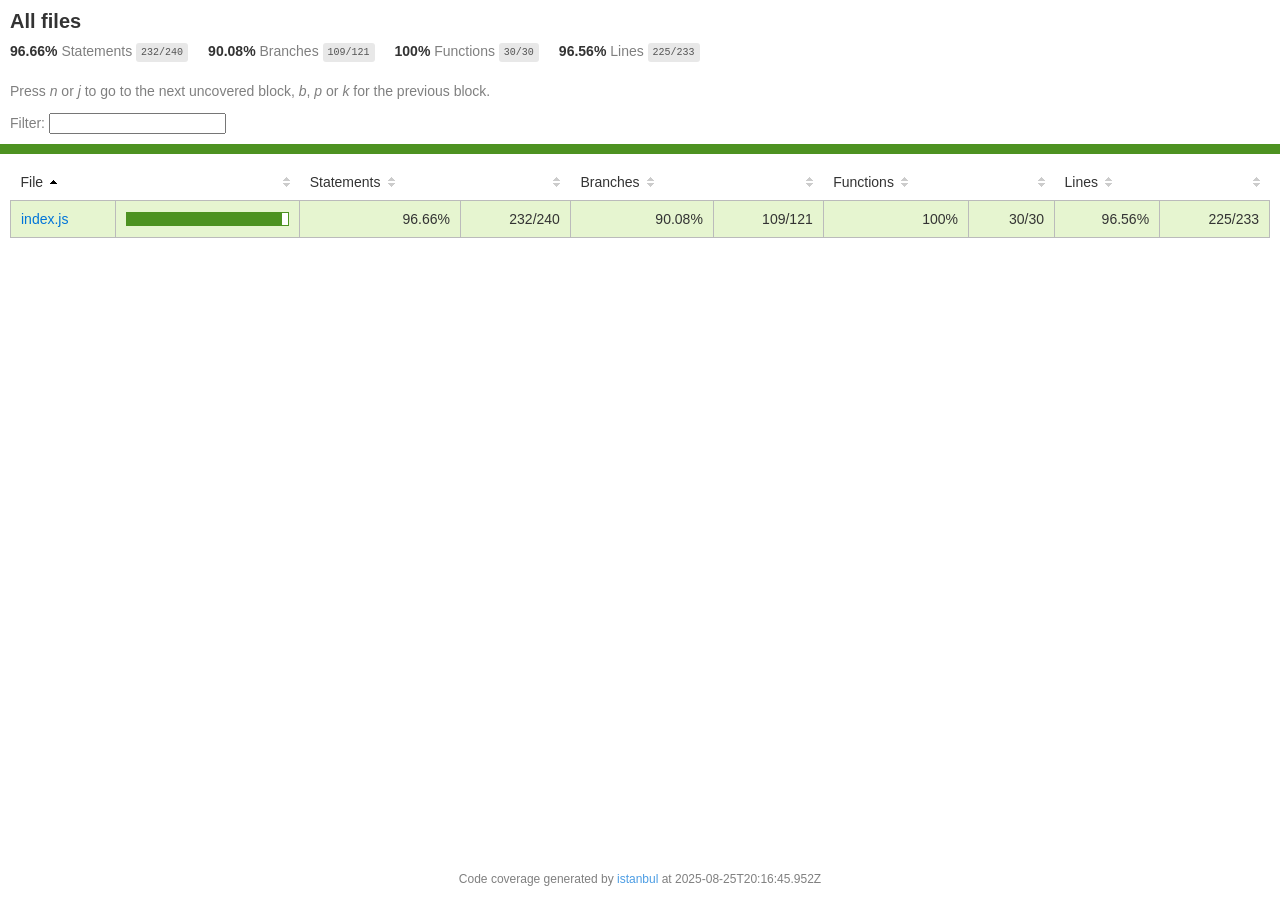
<file: node_modules/kareem/coverage/lcov-report/index.html>
<!doctype html>
<html lang="en">

<head>
    <title>Code coverage report for All files</title>
    <meta charset="utf-8" />
    <link rel="stylesheet" href="prettify.css" />
    <link rel="stylesheet" href="base.css" />
    <link rel="shortcut icon" type="image/x-icon" href="favicon.png" />
    <meta name="viewport" content="width=device-width, initial-scale=1" />
    <style type='text/css'>
        .coverage-summary .sorter {
            background-image: url(sort-arrow-sprite.png);
        }
    </style>
</head>
    
<body>
<div class='wrapper'>
    <div class='pad1'>
        <h1>All files</h1>
        <div class='clearfix'>
            
            <div class='fl pad1y space-right2'>
                <span class="strong">96.66% </span>
                <span class="quiet">Statements</span>
                <span class='fraction'>232/240</span>
            </div>
        
            
            <div class='fl pad1y space-right2'>
                <span class="strong">90.08% </span>
                <span class="quiet">Branches</span>
                <span class='fraction'>109/121</span>
            </div>
        
            
            <div class='fl pad1y space-right2'>
                <span class="strong">100% </span>
                <span class="quiet">Functions</span>
                <span class='fraction'>30/30</span>
            </div>
        
            
            <div class='fl pad1y space-right2'>
                <span class="strong">96.56% </span>
                <span class="quiet">Lines</span>
                <span class='fraction'>225/233</span>
            </div>
        
            
        </div>
        <p class="quiet">
            Press <em>n</em> or <em>j</em> to go to the next uncovered block, <em>b</em>, <em>p</em> or <em>k</em> for the previous block.
        </p>
        <template id="filterTemplate">
            <div class="quiet">
                Filter:
                <input type="search" id="fileSearch">
            </div>
        </template>
    </div>
    <div class='status-line high'></div>
    <div class="pad1">
<table class="coverage-summary">
<thead>
<tr>
   <th data-col="file" data-fmt="html" data-html="true" class="file">File</th>
   <th data-col="pic" data-type="number" data-fmt="html" data-html="true" class="pic"></th>
   <th data-col="statements" data-type="number" data-fmt="pct" class="pct">Statements</th>
   <th data-col="statements_raw" data-type="number" data-fmt="html" class="abs"></th>
   <th data-col="branches" data-type="number" data-fmt="pct" class="pct">Branches</th>
   <th data-col="branches_raw" data-type="number" data-fmt="html" class="abs"></th>
   <th data-col="functions" data-type="number" data-fmt="pct" class="pct">Functions</th>
   <th data-col="functions_raw" data-type="number" data-fmt="html" class="abs"></th>
   <th data-col="lines" data-type="number" data-fmt="pct" class="pct">Lines</th>
   <th data-col="lines_raw" data-type="number" data-fmt="html" class="abs"></th>
</tr>
</thead>
<tbody><tr>
	<td class="file high" data-value="index.js"><a href="index.js.html">index.js</a></td>
	<td data-value="96.66" class="pic high">
	<div class="chart"><div class="cover-fill" style="width: 96%"></div><div class="cover-empty" style="width: 4%"></div></div>
	</td>
	<td data-value="96.66" class="pct high">96.66%</td>
	<td data-value="240" class="abs high">232/240</td>
	<td data-value="90.08" class="pct high">90.08%</td>
	<td data-value="121" class="abs high">109/121</td>
	<td data-value="100" class="pct high">100%</td>
	<td data-value="30" class="abs high">30/30</td>
	<td data-value="96.56" class="pct high">96.56%</td>
	<td data-value="233" class="abs high">225/233</td>
	</tr>

</tbody>
</table>
</div>
                <div class='push'></div><!-- for sticky footer -->
            </div><!-- /wrapper -->
            <div class='footer quiet pad2 space-top1 center small'>
                Code coverage generated by
                <a href="https://istanbul.js.org/" target="_blank" rel="noopener noreferrer">istanbul</a>
                at 2025-08-25T20:16:45.952Z
            </div>
        <script src="prettify.js"></script>
        <script>
            window.onload = function () {
                prettyPrint();
            };
        </script>
        <script src="sorter.js"></script>
        <script src="block-navigation.js"></script>
    </body>
</html>
</file>
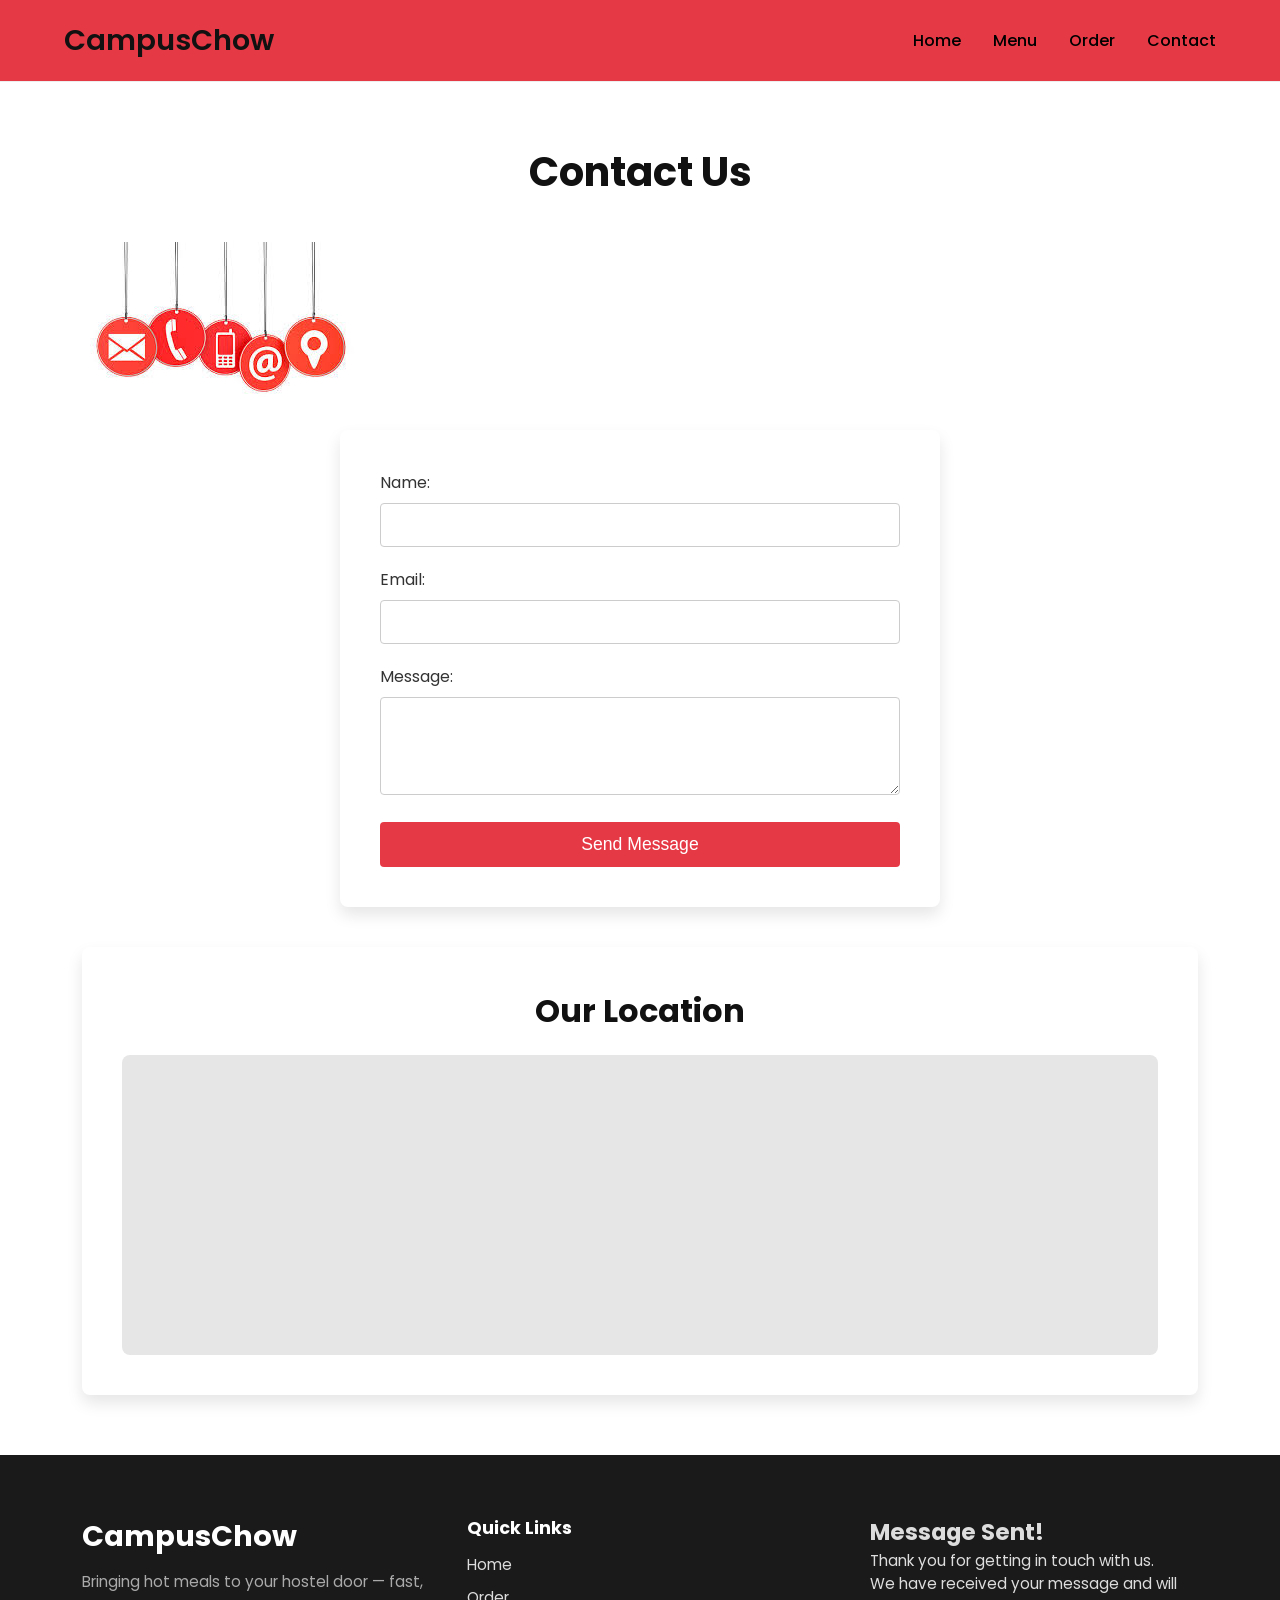
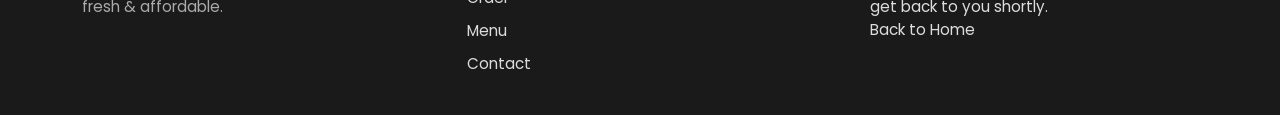
<file: message-sent.html>
<!DOCTYPE html>
<html lang="en">
<head>
  <meta charset="UTF-8">
  <meta name="viewport" content="width=device-width, initial-scale=1.0">
  <title>Contact Us - CampusChow</title>
  <link rel="stylesheet" href="css/style.css">
  <link rel="stylesheet" href="css/contact.css">
  <link rel="stylesheet" href="https://fonts.googleapis.com/css2?family=Poppins:wght@400;600;700&display=swap">
</head>
<body>

<header class="main-header">
  <div class="container nav-container">
    <!-- Logo -->
    <div class="logo">
      CampusChow
    </div>

    <!-- Navigation Links -->
    <nav class="nav-links">
      <a href="index.html">Home</a>
      <a href="menu.html">Menu</a>
      <a href="order.html">Order</a>
      <a href="contact.html">Contact</a>
    </nav>

    <!-- Hamburger Button -->
    <div class="hamburger" id="hamburger">
      <span></span>
      <span></span>
      <span></span>
    </div>
  </div>

  <!-- Sidebar for Mobile View -->
  <div class="mobile-sidebar" id="mobileSidebar">
    <div class="close-btn" id="closeSidebar">&times;</div>
    <a href="index.html" class="active">Home</a>
    <a href="menu.html">Menu</a>
    <a href="order.html">Order</a>
    <a href="contact.html">Contact</a>
  </div>
</header>

  <!-- Contact Section -->
 <section class="contact-section">
  <div class="container">
    <h1>Contact Us</h1>
<img src="images/background.jpg" class="nice" alt="">
    <!-- Contact Form -->
    <form class="contact-form" action="" method="GET">
  <div class="form-group">
    <label for="name">Name:</label>
    <input type="text" id="name" name="name" required>
  </div>
  <div class="form-group">
    <label for="email">Email:</label>
    <input type="email" id="email" name="email" required>
  </div>
  <div class="form-group">
    <label for="message">Message:</label>
    <textarea id="message" name="message" rows="4" required></textarea>
  </div>
  <button type="submit" class="submit-btn" > <link rel="stylesheet" href="message-sent.html">Send Message</button>
</form>

    <!-- Location and Map Section -->
    <div class="location-map">
      <h2>Our Location</h2>
      <div id="map">
         <iframe src="https://www.google.com/maps/embed?pb=!1m18!1m12!1m3!1d26160.6303942122!2d-0.18562058243024257!3d5.6386651063089275!2m3!1f0!2f0!3f0!3m2!1i1024!2i768!4f13.1!3m3!1m2!1s0xfdf9c7ebaeabe93%3A0xd78257e67498c1a0!2sUniversity%20of%20Ghana!5e0!3m2!1sen!2sgh!4v1774306765810!5m2!1sen!2sgh"></iframe></iframe>
      </div>
    </div>

  </div> 
</section>



  <!-- Footer Section -->
<footer class="site-footer">
  <div class="container footer-grid">
    <div class="footer-brand">
      <h2>CampusChow</h2>
      <p>Bringing hot meals to your hostel door — fast, fresh & affordable.</p>
    </div>

    <div class="footer-links">
      <h3>Quick Links</h3>
      <ul>
        <li><a href="index.html">Home</a></li>
        <li><a href="order.html">Order</a></li>
        <li><a href="menu.html">Menu</a></li>
        <li><a href="contact.html">Contact</a></li>
      </ul>
    </div>

  <!-- Message Sent Section -->
  <section class="message-sent-section">
    <div class="container">
      <h1>Message Sent!</h1>
      <p>Thank you for getting in touch with us. We have received your message and will get back to you shortly.</p>
      <a href="index.html" class="back-home-btn">Back to Home</a>
    </div>
  </section>

</body>
</html>
</file>
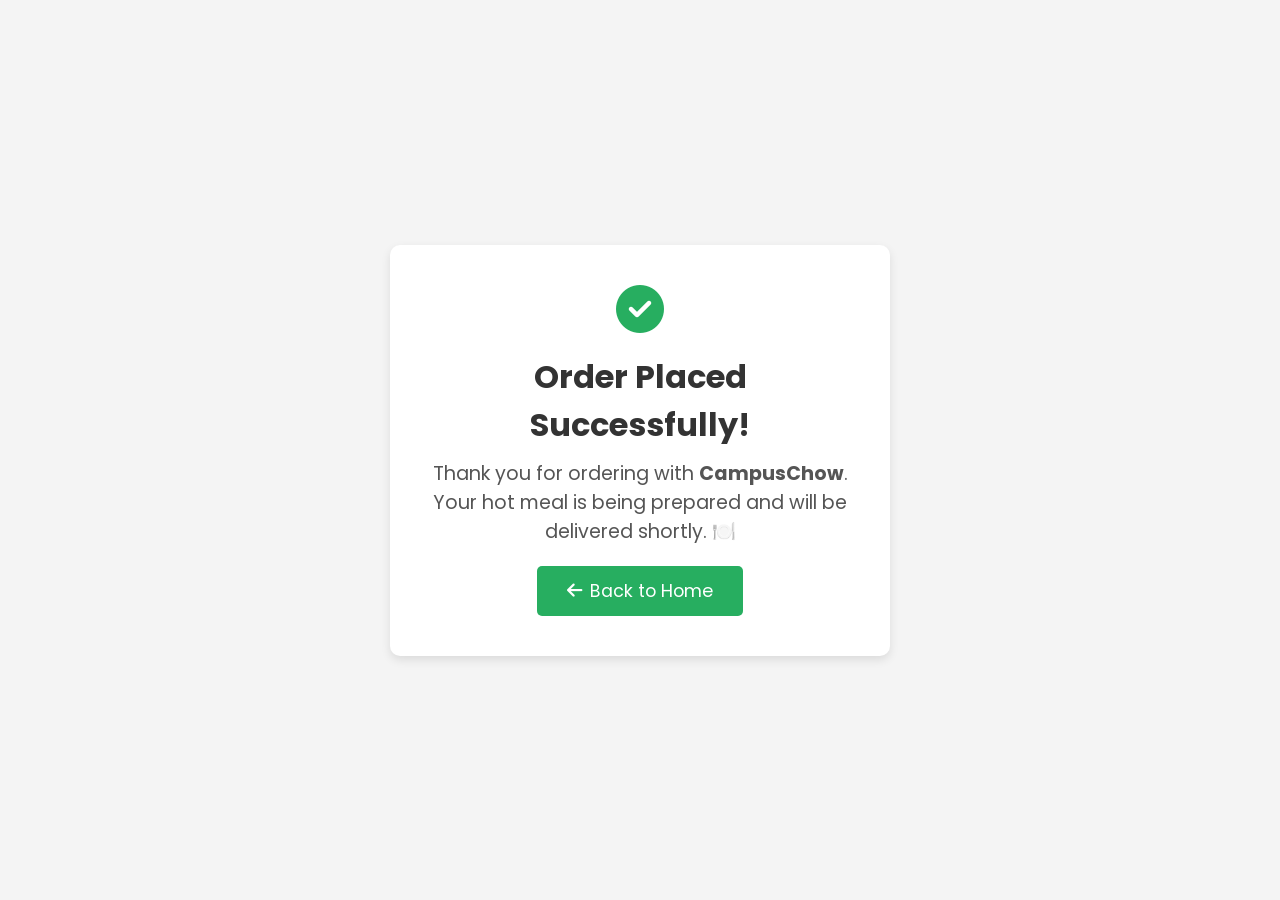
<file: order-success.html>
<!DOCTYPE html>
<html lang="en">
<head>
  <meta charset="UTF-8">
  <meta name="viewport" content="width=device-width, initial-scale=1.0">
  <title>Order Success | CampusChow</title>
  <link rel="stylesheet" href="css/style.css">
  <link rel="stylesheet" href="css/order-success.css">
  <link rel="stylesheet" href="https://cdnjs.cloudflare.com/ajax/libs/font-awesome/6.5.0/css/all.min.css">
  <link rel="stylesheet" href="https://fonts.googleapis.com/css2?family=Inter:wght@400;600;700&display=swap">
  <link rel="stylesheet" href="https://fonts.googleapis.com/css2?family=Poppins:wght@400;600;700&display=swap">
</head>
<body>

  <!-- Success Message Section -->
  <section class="order-success-section">
    <div class="success-card">
      <i class="fas fa-check-circle success-icon"></i>
      <h2>Order Placed Successfully!</h2>
      <p>Thank you for ordering with <strong>CampusChow</strong>. Your hot meal is being prepared and will be delivered shortly. 🍽️</p>
      <a href="index.html" class="back-home-btn">
        <i class="fas fa-arrow-left"></i> Back to Home
      </a>
    </div>
  </section>

  <script src="https://cdn.jsdelivr.net/npm/aos@2.3.4/dist/aos.js"></script>
  <script>
    AOS.init(); // Initialize AOS library
  </script>

</body>
</html>
</file>
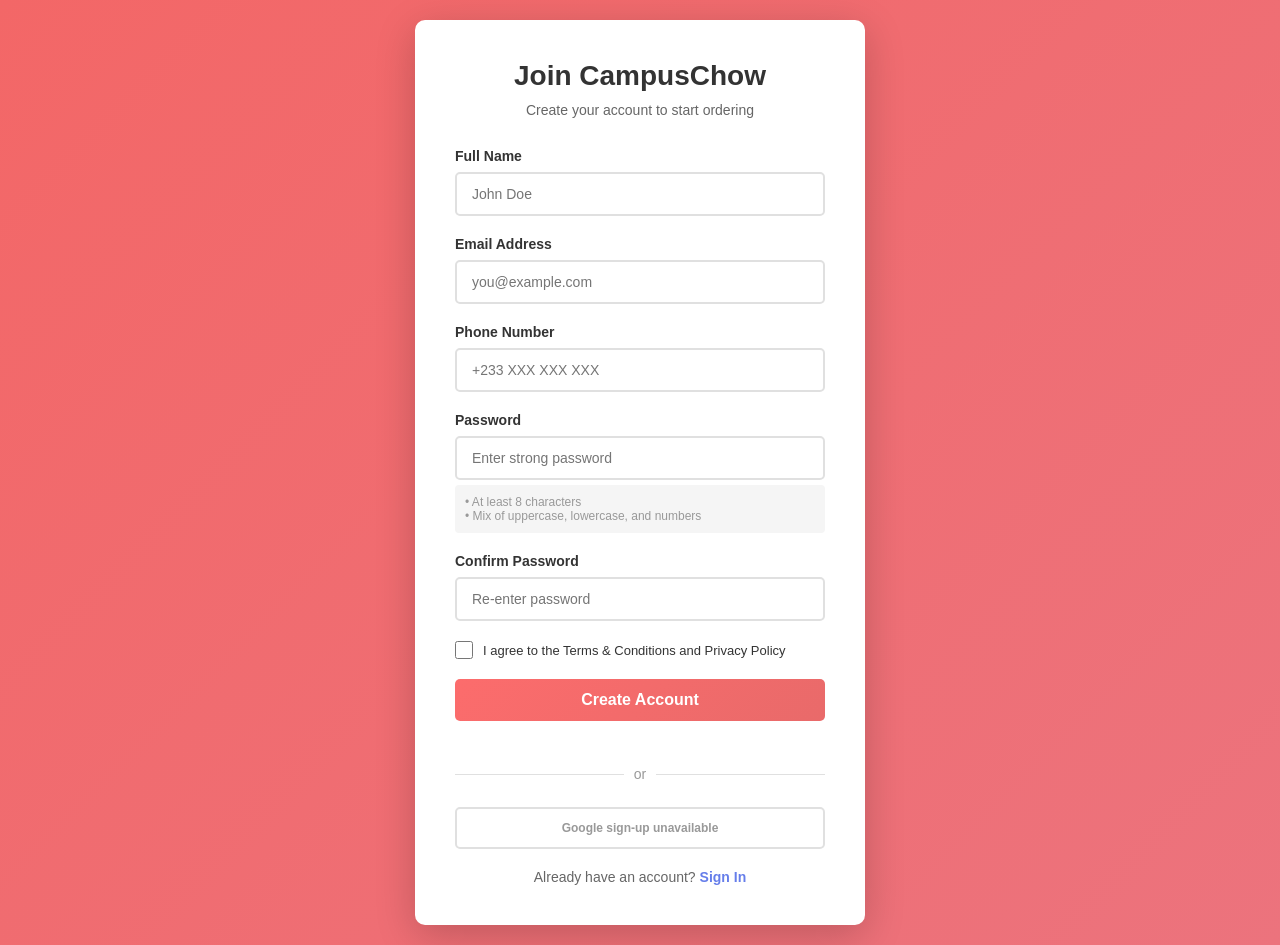
<file: sign.html>
<!DOCTYPE html>
<html lang="en">
<head>
    <meta charset="UTF-8">
    <meta name="viewport" content="width=device-width, initial-scale=1.0">
    <title>Sign Up - CampusChow</title>
    <link rel="stylesheet" href="css/style.css">
    <link rel="stylesheet" href="css/home.css">
    <style>
        * {
            margin: 0;
            padding: 0;
            box-sizing: border-box;
        }

        body {
            font-family: 'Segoe UI', Tahoma, Geneva, Verdana, sans-serif;
            background: linear-gradient(135deg, #f36767 0%, #ec737d 100%);
            min-height: 100vh;
            display: flex;
            justify-content: center;
            align-items: center;
            padding: 20px;
        }

        .signup-container {
            background: white;
            border-radius: 10px;
            box-shadow: 0 10px 40px rgba(0, 0, 0, 0.2);
            width: 100%;
            max-width: 450px;
            padding: 40px;
            animation: slideIn 0.5s ease-out;
        }

        @keyframes slideIn {
            from {
                opacity: 0;
                transform: translateY(30px);
            }
            to {
                opacity: 1;
                transform: translateY(0);
            }
        }

        .signup-header {
            text-align: center;
            margin-bottom: 30px;
        }

        .signup-header h1 {
            color: #333;
            font-size: 28px;
            margin-bottom: 10px;
        }

        .signup-header p {
            color: #666;
            font-size: 14px;
        }

        .form-group {
            margin-bottom: 20px;
        }

        label {
            display: block;
            color: #333;
            font-weight: 600;
            margin-bottom: 8px;
            font-size: 14px;
        }

        .form-group input {
            width: 100%;
            padding: 12px 15px;
            border: 2px solid #e0e0e0;
            border-radius: 5px;
            font-size: 14px;
            transition: border-color 0.3s;
        }

        .form-group input:focus {
            outline: none;
            border-color: #f8747f;
            box-shadow: 0 0 5px rgba(19, 172, 19, 0.2);
        }

        .password-requirements {
            font-size: 12px;
            color: #999;
            margin-top: 5px;
            padding: 10px;
            background: #f5f5f5;
            border-radius: 4px;
        }

        .checkbox-group {
            display: flex;
            align-items: center;
            margin-bottom: 20px;
        }

        .checkbox-group input[type="checkbox"] {
            width: 18px;
            height: 18px;
            margin-right: 10px;
            cursor: pointer;
        }

        .checkbox-group label {
            margin: 0;
            font-weight: normal;
            font-size: 13px;
            cursor: pointer;
        }

        .signup-btn {
            width: 100%;
            padding: 12px;
            background: linear-gradient(135deg, #fc6c6c 0%, #e96a6a 100%);
            color: white;
            border: none;
            border-radius: 5px;
            font-size: 16px;
            font-weight: 600;
            cursor: pointer;
            transition: transform 0.2s, box-shadow 0.2s;
            margin-bottom: 20px;
        }

        .signup-btn:hover {
            transform: translateY(-2px);
            box-shadow: 0 5px 20px rgba(102, 126, 234, 0.4);
        }

        .signup-btn:active {
            transform: translateY(0);
        }

        .divider {
            display: flex;
            align-items: center;
            margin: 25px 0;
            color: #999;
        }

        .divider span {
            flex: 1;
            height: 1px;
            background: #e0e0e0;
        }

        .divider p {
            padding: 0 10px;
            font-size: 14px;
        }

        .google-signup {
            display: flex;
            align-items: center;
            justify-content: center;
            width: 100%;
            padding: 12px;
            border: 2px solid #e0e0e0;
            background: white;
            color: #333;
            border-radius: 5px;
            font-size: 14px;
            font-weight: 600;
            cursor: pointer;
            transition: all 0.3s;
            margin-bottom: 20px;
        }

        .google-signup:hover {
            border-color: #667eea;
            background: #f8f8f8;
            box-shadow: 0 3px 10px rgba(102, 126, 234, 0.2);
        }

        .google-signup img {
            width: 20px;
            height: 20px;
            margin-right: 10px;
        }

        .login-link {
            text-align: center;
            color: #666;
            font-size: 14px;
        }

        .login-link a {
            color: #667eea;
            text-decoration: none;
            font-weight: 600;
            transition: color 0.3s;
        }

        .login-link a:hover {
            color: #764ba2;
        }

        .error-message {
            color: #e74c3c;
            font-size: 13px;
            margin-top: 5px;
            display: none;
        }

        .success-message {
            color: #27ae60;
            font-size: 13px;
            margin-top: 5px;
            display: none;
            text-align: center;
            padding: 10px;
            background: #ecfdf5;
            border-radius: 4px;
        }

        .loading {
            display: none;
            text-align: center;
            color: #667eea;
            font-size: 14px;
        }

        .spinner {
            border: 3px solid #f3f3f3;
            border-top: 3px solid #667eea;
            border-radius: 50%;
            width: 20px;
            height: 20px;
            animation: spin 1s linear infinite;
            display: inline-block;
            margin-right: 10px;
        }

        @keyframes spin {
            0% { transform: rotate(0deg); }
            100% { transform: rotate(360deg); }
        }

        @media(max-width:1080px){
            .signup-container{

                max-width:80% ;
                padding: 50px;
            }
  
}

    </style>
</head>
<body>
    <div class="signup-container">
        <div class="signup-header">
            <h1>Join CampusChow</h1>
            <p>Create your account to start ordering</p>
        </div>

        <form id="signupForm">
            <!-- Full Name -->
            <div class="form-group">
                <label for="fullName">Full Name</label>
                <input type="text" id="fullName" name="fullName" placeholder="John Doe" required>
                <div class="error-message" id="nameError"></div>
            </div>

            <!-- Email -->
            <div class="form-group">
                <label for="email">Email Address</label>
                <input type="email" id="email" name="email" placeholder="you@example.com" required>
                <div class="error-message" id="emailError"></div>
            </div>

            <!-- Phone Number -->
            <div class="form-group">
                <label for="phone">Phone Number</label>
                <input type="tel" id="phone" name="phone" placeholder="+233 XXX XXX XXX" required>
                <div class="error-message" id="phoneError"></div>
            </div>

            <!-- Password -->
            <div class="form-group">
                <label for="password">Password</label>
                <input type="password" id="password" name="password" placeholder="Enter strong password" required>
                <div class="password-requirements">
                    • At least 8 characters<br>
                    • Mix of uppercase, lowercase, and numbers
                </div>
                <div class="error-message" id="passwordError"></div>
            </div>

            <!-- Confirm Password -->
            <div class="form-group">
                <label for="confirmPassword">Confirm Password</label>
                <input type="password" id="confirmPassword" name="confirmPassword" placeholder="Re-enter password" required>
                <div class="error-message" id="confirmError"></div>
            </div>

            <!-- Terms & Conditions -->
            <div class="checkbox-group">
                <input type="checkbox" id="terms" name="terms" required>
                <label for="terms">I agree to the Terms & Conditions and Privacy Policy</label>
            </div>

            <!-- Loading Indicator -->
            <div class="loading" id="loadingIndicator">
                <div class="spinner"></div>
                Create account...
            </div>

            <!-- Success Message -->
            <div class="success-message" id="successMessage">
                Account created successfully! Redirecting...
            </div>

            <!-- Sign Up Button -->
            <button type="submit" class="signup-btn" id="signupBtn">Create Account</button>
        </form>

        <!-- Divider -->
        <div class="divider">
            <span></span>
            <p>or</p>
            <span></span>
        </div>

        <!-- Google Sign Up Button -->
        <div class="google-signup" id="googleSignupBtn"></div>

        <!-- Login Link -->
        <div class="login-link">
            Already have an account? <a href="signin.html">Sign In</a>
        </div>
    </div>

    <!-- Google Sign-In Library -->
    <script src="https://accounts.google.com/gsi/client" async defer></script>

    <script>
        const API_BASE_URL = 'https://campuschow-main.onrender.com';

        // If already authenticated, skip auth pages and continue from home.
        if (localStorage.getItem('campusChowToken')) {
            window.location.href = 'index.html';
        }

        async function initializeGoogleSignUp() {
            try {
                const response = await fetch(`${API_BASE_URL}/api/auth/google-client-id`);
                const data = await response.json();

                if (data.clientId && window.google && window.google.accounts) {
                    google.accounts.id.initialize({
                        client_id: data.clientId,
                        callback: handleCredentialResponse
                    });

                    google.accounts.id.renderButton(
                        document.getElementById('googleSignupBtn'),
                        {
                            theme: 'outline',
                            size: 'large',
                            text: 'signup_with',
                            width: '320'
                        }
                    );
                } else {
                    document.getElementById('googleSignupBtn').innerHTML = '<p style="color:#999; font-size:12px; text-align:center; width:100%;">Google sign-up not configured</p>';
                }
            } catch (error) {
                console.error('Failed to initialize Google Sign-Up:', error);
                document.getElementById('googleSignupBtn').innerHTML = '<p style="color:#999; font-size:12px; text-align:center; width:100%;">Google sign-up unavailable</p>';
            }
        }

        window.onload = function() {
            initializeGoogleSignUp();
        };

        // Handle form submission
        document.getElementById('signupForm').addEventListener('submit', async function(e) {
            e.preventDefault();
            
            // Clear previous error messages
            document.querySelectorAll('.error-message').forEach(el => {
                el.style.display = 'none';
            });

            // Get form values
            const fullName = document.getElementById('fullName').value.trim();
            const email = document.getElementById('email').value.trim();
            const phone = document.getElementById('phone').value.trim();
            const password = document.getElementById('password').value;
            const confirmPassword = document.getElementById('confirmPassword').value;
            const termsAccepted = document.getElementById('terms').checked;

            // Validation
            let isValid = true;

            if (!fullName) {
                showError('nameError', 'Please enter your full name');
                isValid = false;
            }

            if (!email) {
                showError('emailError', 'Please enter a valid email address');
                isValid = false;
            } else if (!isValidEmail(email)) {
                showError('emailError', 'Please enter a valid email format');
                isValid = false;
            }

            if (!phone) {
                showError('phoneError', 'Please enter your phone number');
                isValid = false;
            }

            if (password.length < 8) {
                showError('passwordError', 'Password must be at least 8 characters');
                isValid = false;
            } else if (!isStrongPassword(password)) {
                showError('passwordError', 'Password must contain uppercase, lowercase, and numbers');
                isValid = false;
            }

            if (password !== confirmPassword) {
                showError('confirmError', 'Passwords do not match');
                isValid = false;
            }

            if (!termsAccepted) {
                showError('confirmError', 'You must accept the terms and conditions');
                isValid = false;
            }

            if (!isValid) return;

            // Show loading indicator
            showLoading();

            try {
                // Send signup request to backend
                const response = await fetch(`${API_BASE_URL}/api/auth/signup`, {
                    method: 'POST',
                    headers: {
                        'Content-Type': 'application/json',
                    },
                    body: JSON.stringify({
                        fullName,
                        email,
                        phone,
                        password
                    })
                });

                const data = await response.json();

                if (response.ok && data.success) {
                    localStorage.setItem('campusChowToken', data.token);
                    localStorage.setItem('campusChowUser', JSON.stringify(data.user));

                    // Show success message
                    document.getElementById('successMessage').style.display = 'block';
                    document.getElementById('signupForm').style.display = 'none';
                    
                    // Redirect after 2 seconds
                    setTimeout(() => {
                        window.location.href = 'index.html';
                    }, 2000);
                } else {
                    showError('emailError', data.message || 'Signup failed. Please try again.');
                    hideLoading();
                }
            } catch (error) {
                console.error('Error:', error);
                showError('emailError', 'Network error. Please check your connection.');
                hideLoading();
            }
        });

        // Google Sign-In callback
        function handleCredentialResponse(response) {
            // Send token to backend
            fetch(`${API_BASE_URL}/api/auth/google-signup`, {
                method: 'POST',
                headers: {
                    'Content-Type': 'application/json',
                },
                body: JSON.stringify({
                    token: response.credential
                })
            })
            .then(res => res.json())
            .then(data => {
                if (data.success) {
                    localStorage.setItem('campusChowToken', data.token);
                    localStorage.setItem('campusChowUser', JSON.stringify(data.user));
                    document.getElementById('successMessage').innerHTML = 'Google sign-up successful. Redirecting...';
                    document.getElementById('successMessage').style.display = 'block';
                    setTimeout(() => {
                        window.location.href = 'index.html';
                    }, 1500);
                } else {
                    alert('Google signup failed: ' + data.message);
                }
            })
            .catch(error => {
                console.error('Error:', error);
                alert('An error occurred during Google sign-up');
            });
        }

        // Helper functions
        function isValidEmail(email) {
            const emailRegex = /^[^\s@]+@[^\s@]+\.[^\s@]+$/;
            return emailRegex.test(email);
        }

        function isStrongPassword(password) {
            const hasUppercase = /[A-Z]/.test(password);
            const hasLowercase = /[a-z]/.test(password);
            const hasNumber = /[0-9]/.test(password);
            return hasUppercase && hasLowercase && hasNumber;
        }

        function showError(elementId, message) {
            const errorElement = document.getElementById(elementId);
            errorElement.textContent = message;
            errorElement.style.display = 'block';
        }

        function showLoading() {
            document.getElementById('loadingIndicator').style.display = 'block';
            document.getElementById('signupBtn').disabled = true;
            document.getElementById('signupBtn').style.opacity = '0.6';
        }

        function hideLoading() {
            document.getElementById('loadingIndicator').style.display = 'none';
            document.getElementById('signupBtn').disabled = false;
            document.getElementById('signupBtn').style.opacity = '1';
        }
    </script>
</body>
</html>
</file>
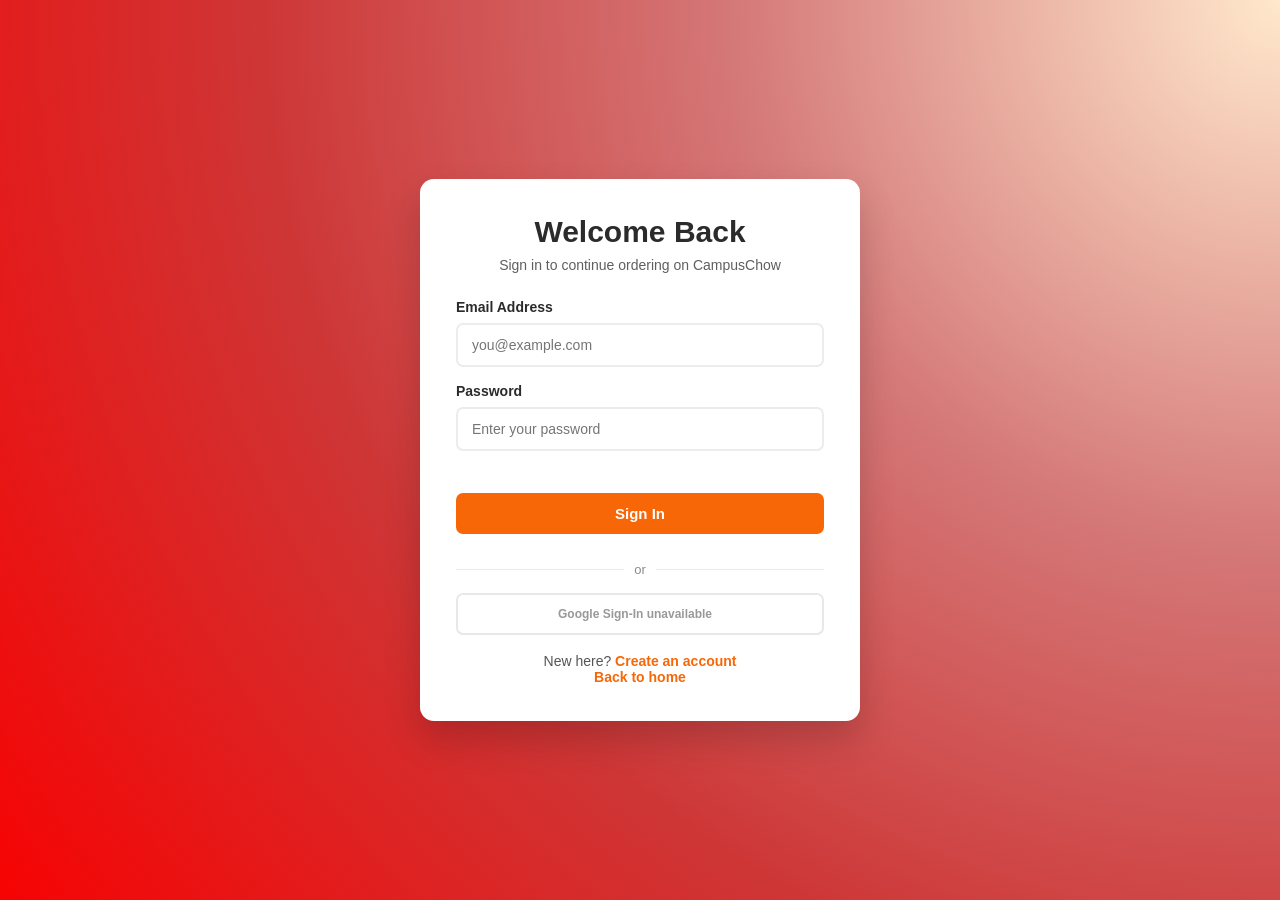
<file: signin.html>
<!DOCTYPE html>
<html lang="en">
<head>
    <meta charset="UTF-8">
    <meta name="viewport" content="width=device-width, initial-scale=1.0">
    <title>Sign In - CampusChow</title>
    <link rel="stylesheet" href="css/style.css">
    <style>
        * {
            margin: 0;
            padding: 0;
            box-sizing: border-box;
        }

        body {
            font-family: "Poppins", sans-serif;
            background: radial-gradient(circle at top right, #ffe8cc, #d16d6dec 35%, #ce3636 65%, #f70303 100%);
            min-height: 100vh;
            display: flex;
            align-items: center;
            justify-content: center;
            padding: 20px;
        }

        .signin-card {
            width: 100%;
            max-width: 440px;
            background: #ffffff;
            border-radius: 14px;
            padding: 36px;
            box-shadow: 0 18px 36px rgba(0, 0, 0, 0.18);
            animation: riseIn 0.45s ease;
        }

        @keyframes riseIn {
            from {
                opacity: 0;
                transform: translateY(20px);
            }
            to {
                opacity: 1;
                transform: translateY(0);
            }
        }

        .signin-header {
            text-align: center;
            margin-bottom: 26px;
        }

        .signin-header h1 {
            font-size: 30px;
            color: #2b2b2b;
            margin-bottom: 8px;
        }

        .signin-header p {
            color: #5f5f5f;
            font-size: 14px;
        }

        .form-group {
            margin-bottom: 16px;
        }

        label {
            display: block;
            margin-bottom: 8px;
            color: #2b2b2b;
            font-size: 14px;
            font-weight: 600;
        }

        input {
            width: 100%;
            padding: 12px 14px;
            border: 2px solid #ececec;
            border-radius: 7px;
            font-size: 14px;
            transition: border-color 0.25s, box-shadow 0.25s;
        }

        input:focus {
            outline: none;
            border-color: #f76707;
            box-shadow: 0 0 0 3px rgba(247, 103, 7, 0.15);
        }

        .signin-btn,
        .google-btn {
            width: 100%;
            padding: 12px;
            border-radius: 7px;
            border: none;
            cursor: pointer;
            font-size: 15px;
            font-weight: 600;
            transition: transform 0.2s ease, box-shadow 0.2s ease;
        }

        .signin-btn {
            background: #f76707;
            color: #fff;
            margin-top: 8px;
            margin-bottom: 18px;
        }

        .signin-btn:hover {
            transform: translateY(-1px);
            box-shadow: 0 8px 18px rgba(247, 103, 7, 0.32);
        }

        .signin-btn:disabled {
            opacity: 0.7;
            cursor: not-allowed;
        }

        .divider {
            display: flex;
            align-items: center;
            gap: 10px;
            color: #8b8b8b;
            margin: 10px 0 16px;
            font-size: 13px;
        }

        .divider::before,
        .divider::after {
            content: "";
            flex: 1;
            height: 1px;
            background: #ececec;
        }

        .google-btn {
            background: #fff;
            color: #2b2b2b;
            border: 2px solid #e8e8e8;
            margin-bottom: 18px;
            display: flex;
            align-items: center;
            justify-content: center;
            gap: 10px;
            min-height: 40px;
        }

        .google-btn:hover {
            border-color: #f76707;
            box-shadow: 0 8px 18px rgba(247, 103, 7, 0.16);
        }

        #googleSigninBtn {
            display: flex;
            align-items: center;
            justify-content: center;
            margin-bottom: 18px;
        }
        
        #googleSigninBtn::after {
            content: '';
        }

        .error-text {
            font-size: 13px;
            color: #c92a2a;
            margin-top: 6px;
            min-height: 18px;
        }

        .success-text {
            font-size: 13px;
            color: #2b8a3e;
            background: #ebfbee;
            border-radius: 6px;
            padding: 10px;
            margin-bottom: 14px;
            display: none;
        }

        .footer-links {
            text-align: center;
            font-size: 14px;
            color: #555;
        }

        .footer-links a {
            color: #f76707;
            font-weight: 600;
        }

        @media (max-width: 480px) {
            .signin-card {
                padding: 26px;
            }
            
            @media(max-width:1080px){
  
}


            .signin-header h1 {
                font-size: 26px;
            }
        }
    </style>
</head>
<body>
    <div class="signin-card">
        <div class="signin-header">
            <h1>Welcome Back</h1>
            <p>Sign in to continue ordering on CampusChow</p>
        </div>

        <div class="success-text" id="successText"></div>

        <form id="signinForm">
            <div class="form-group">
                <label for="email">Email Address</label>
                <input type="email" id="email" name="email" placeholder="you@example.com" required>
            </div>

            <div class="form-group">
                <label for="password">Password</label>
                <input type="password" id="password" name="password" placeholder="Enter your password" required>
            </div>

            <div class="error-text" id="errorText"></div>

            <button type="submit" class="signin-btn" id="signinBtn">Sign In</button>
        </form>

        <div class="divider">or</div>

        <div id="googleSigninBtn" class="google-btn"></div>

        <div class="footer-links">
            New here? <a href="sign.html">Create an account</a><br>
            <a href="index.html">Back to home</a>
        </div>
    </div>

    <script src="https://accounts.google.com/gsi/client" async defer></script>
    <script>
        const API_BASE_URL = 'https://campuschow-main.onrender.com';

        // If already authenticated, continue from home.
        if (localStorage.getItem('campusChowToken')) {
            window.location.href = 'index.html';
        }

        const signinForm = document.getElementById('signinForm');
        const signinBtn = document.getElementById('signinBtn');
        const errorText = document.getElementById('errorText');
        const successText = document.getElementById('successText');
        const googleSigninBtn = document.getElementById('googleSigninBtn');

        // Fetch Google Client ID from backend and initialize
        async function initializeGoogleSignIn() {
            try {
                const response = await fetch(`${API_BASE_URL}/api/auth/google-client-id`);
                const data = await response.json();
                
                if (data.clientId && window.google && window.google.accounts) {
                    google.accounts.id.initialize({
                        client_id: data.clientId,
                        callback: handleGoogleCredential
                    });
                    
                    // Render the official Google Sign-In button
                    google.accounts.id.renderButton(
                        document.getElementById('googleSigninBtn'),
                        { 
                            theme: 'outline', 
                            size: 'large',
                            text: 'continue_with',
                            width: '280'
                        }
                    );
                } else if (!data.clientId) {
                    console.warn('Google Client ID not configured on server');
                    document.getElementById('googleSigninBtn').innerHTML = '<p style="color: #999; font-size: 12px;">Google Sign-In not configured</p>';
                }
            } catch (error) {
                console.error('Failed to initialize Google Sign-In:', error);
                document.getElementById('googleSigninBtn').innerHTML = '<p style="color: #999; font-size: 12px;">Google Sign-In unavailable</p>';
            }
        }

        window.onload = function () {
            initializeGoogleSignIn();
        };

        signinForm.addEventListener('submit', async function (event) {
            event.preventDefault();
            clearMessages();

            const email = document.getElementById('email').value.trim();
            const password = document.getElementById('password').value;

            if (!email || !password) {
                showError('Please enter your email and password.');
                return;
            }

            try {
                setLoading(true);

                const response = await fetch(`${API_BASE_URL}/api/auth/login`, {
                    method: 'POST',
                    headers: {
                        'Content-Type': 'application/json'
                    },
                    body: JSON.stringify({ email, password })
                });

                const data = await response.json();

                if (!response.ok || !data.success) {
                    showError(data.message || 'Sign in failed. Please try again.');
                    return;
                }

                localStorage.setItem('campusChowToken', data.token);
                localStorage.setItem('campusChowUser', JSON.stringify(data.user));
                showSuccess('Sign in successful. Redirecting...');

                setTimeout(function () {
                    window.location.href = 'index.html';
                }, 1200);
            } catch (error) {
                console.error(error);
                showError('Network error. Make sure the backend is running on port 5000.');
            } finally {
                setLoading(false);
            }
        });



        function handleGoogleCredential(response) {
            clearMessages();

            fetch(`${API_BASE_URL}/api/auth/google-signup`, {
                method: 'POST',
                headers: {
                    'Content-Type': 'application/json'
                },
                body: JSON.stringify({ token: response.credential })
            })
            .then(function (res) { return res.json(); })
            .then(function (data) {
                if (!data.success) {
                    showError(data.message || 'Google sign-in failed.');
                    return;
                }

                localStorage.setItem('campusChowToken', data.token);
                localStorage.setItem('campusChowUser', JSON.stringify(data.user));
                showSuccess('Google sign-in successful. Redirecting...');
                setTimeout(function () {
                    window.location.href = 'index.html';
                }, 1200);
            })
            .catch(function (error) {
                console.error(error);
                showError('Google sign-in failed. Please try again.');
            });
        }

        function setLoading(isLoading) {
            signinBtn.disabled = isLoading;
            signinBtn.textContent = isLoading ? 'Signing In...' : 'Sign In';
        }

        function clearMessages() {
            errorText.textContent = '';
            successText.style.display = 'none';
            successText.textContent = '';
        }

        function showError(message) {
            errorText.textContent = message;
        }

        function showSuccess(message) {
            successText.textContent = message;
            successText.style.display = 'block';
        }
    </script>
</body>
</html>
</file>
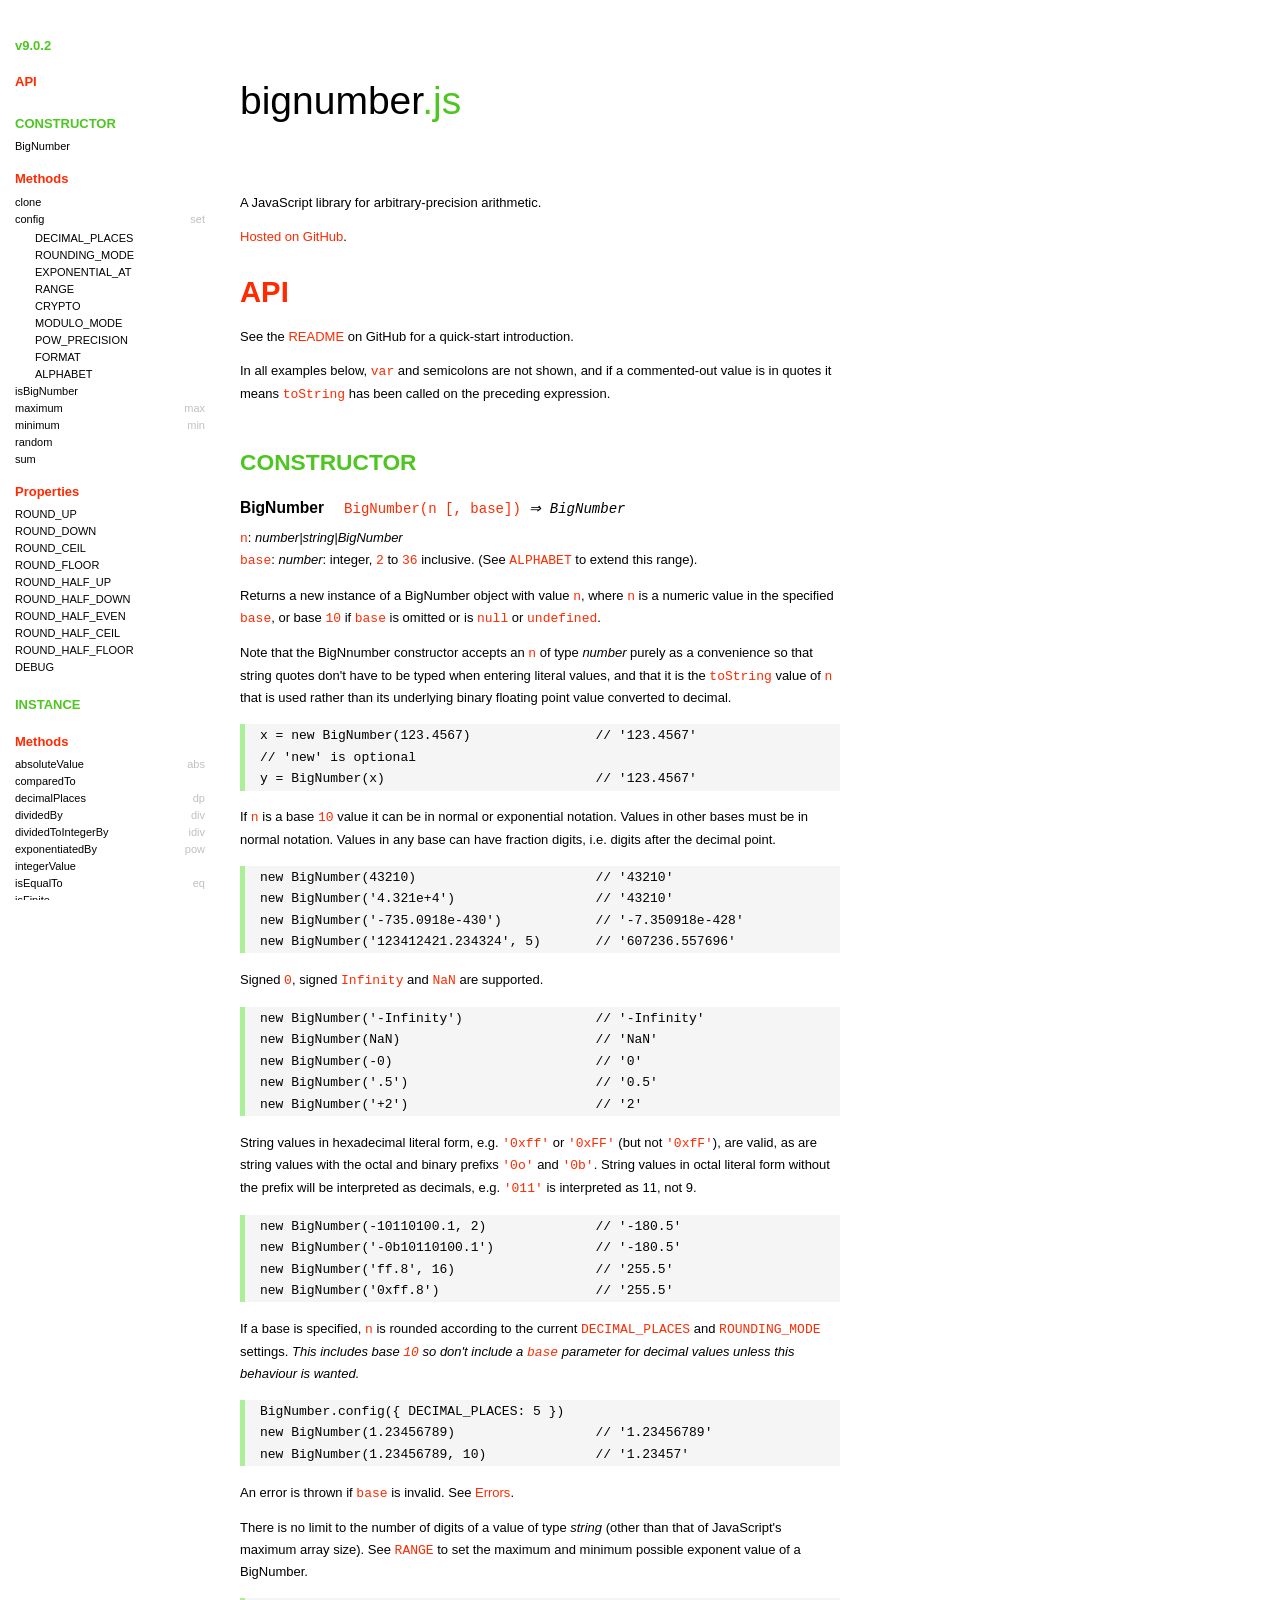
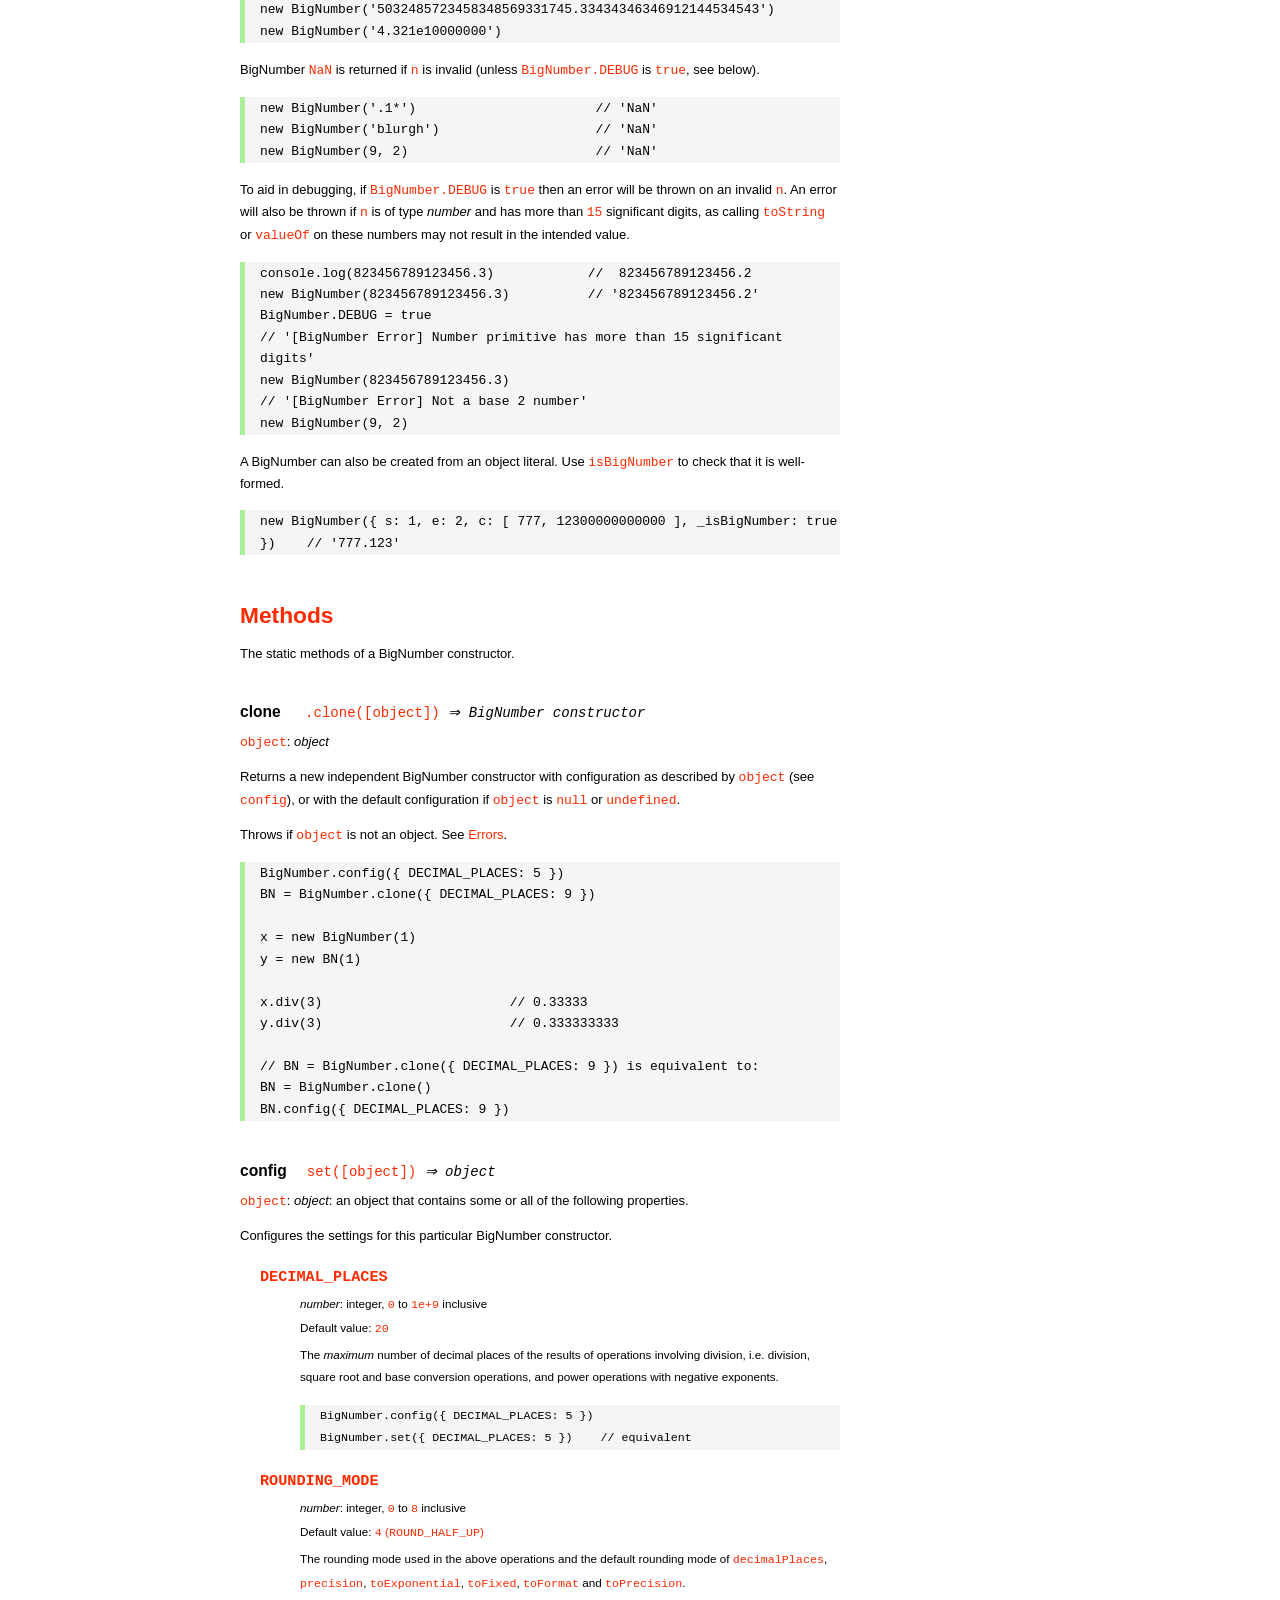
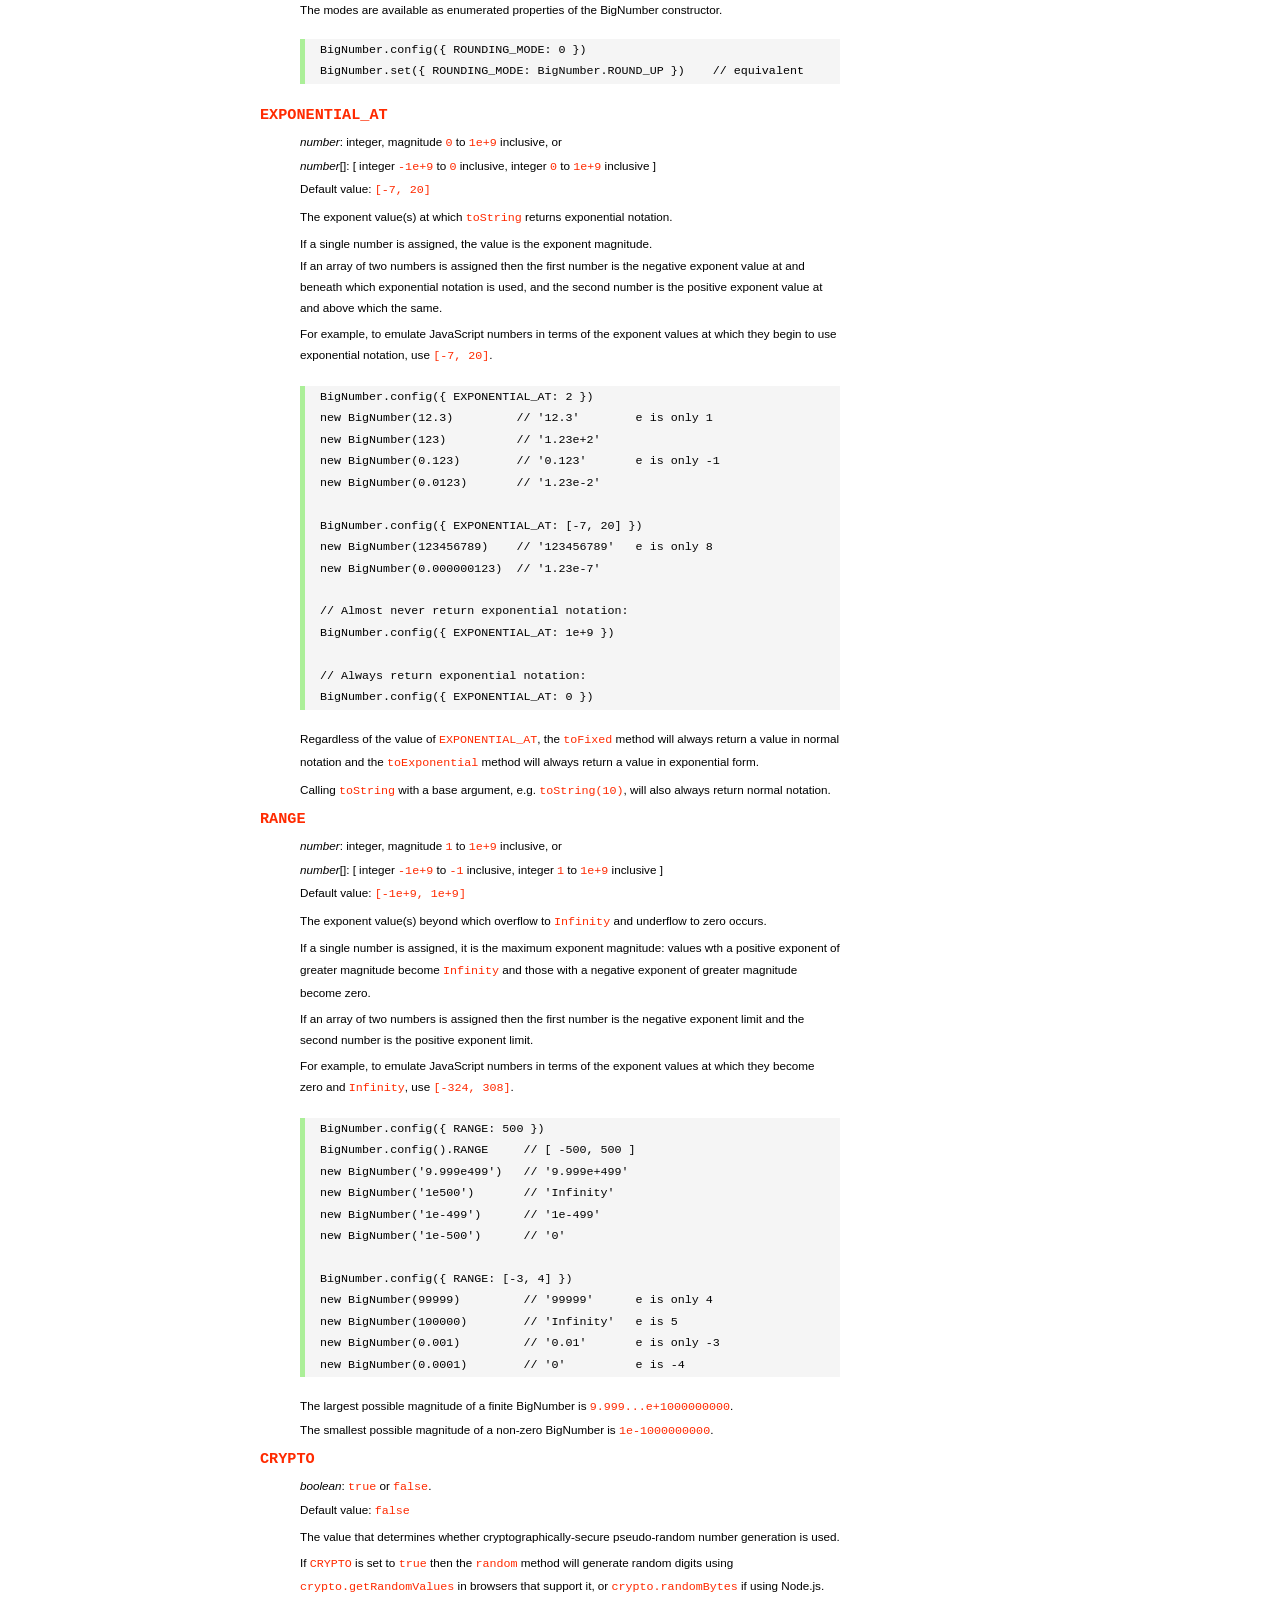
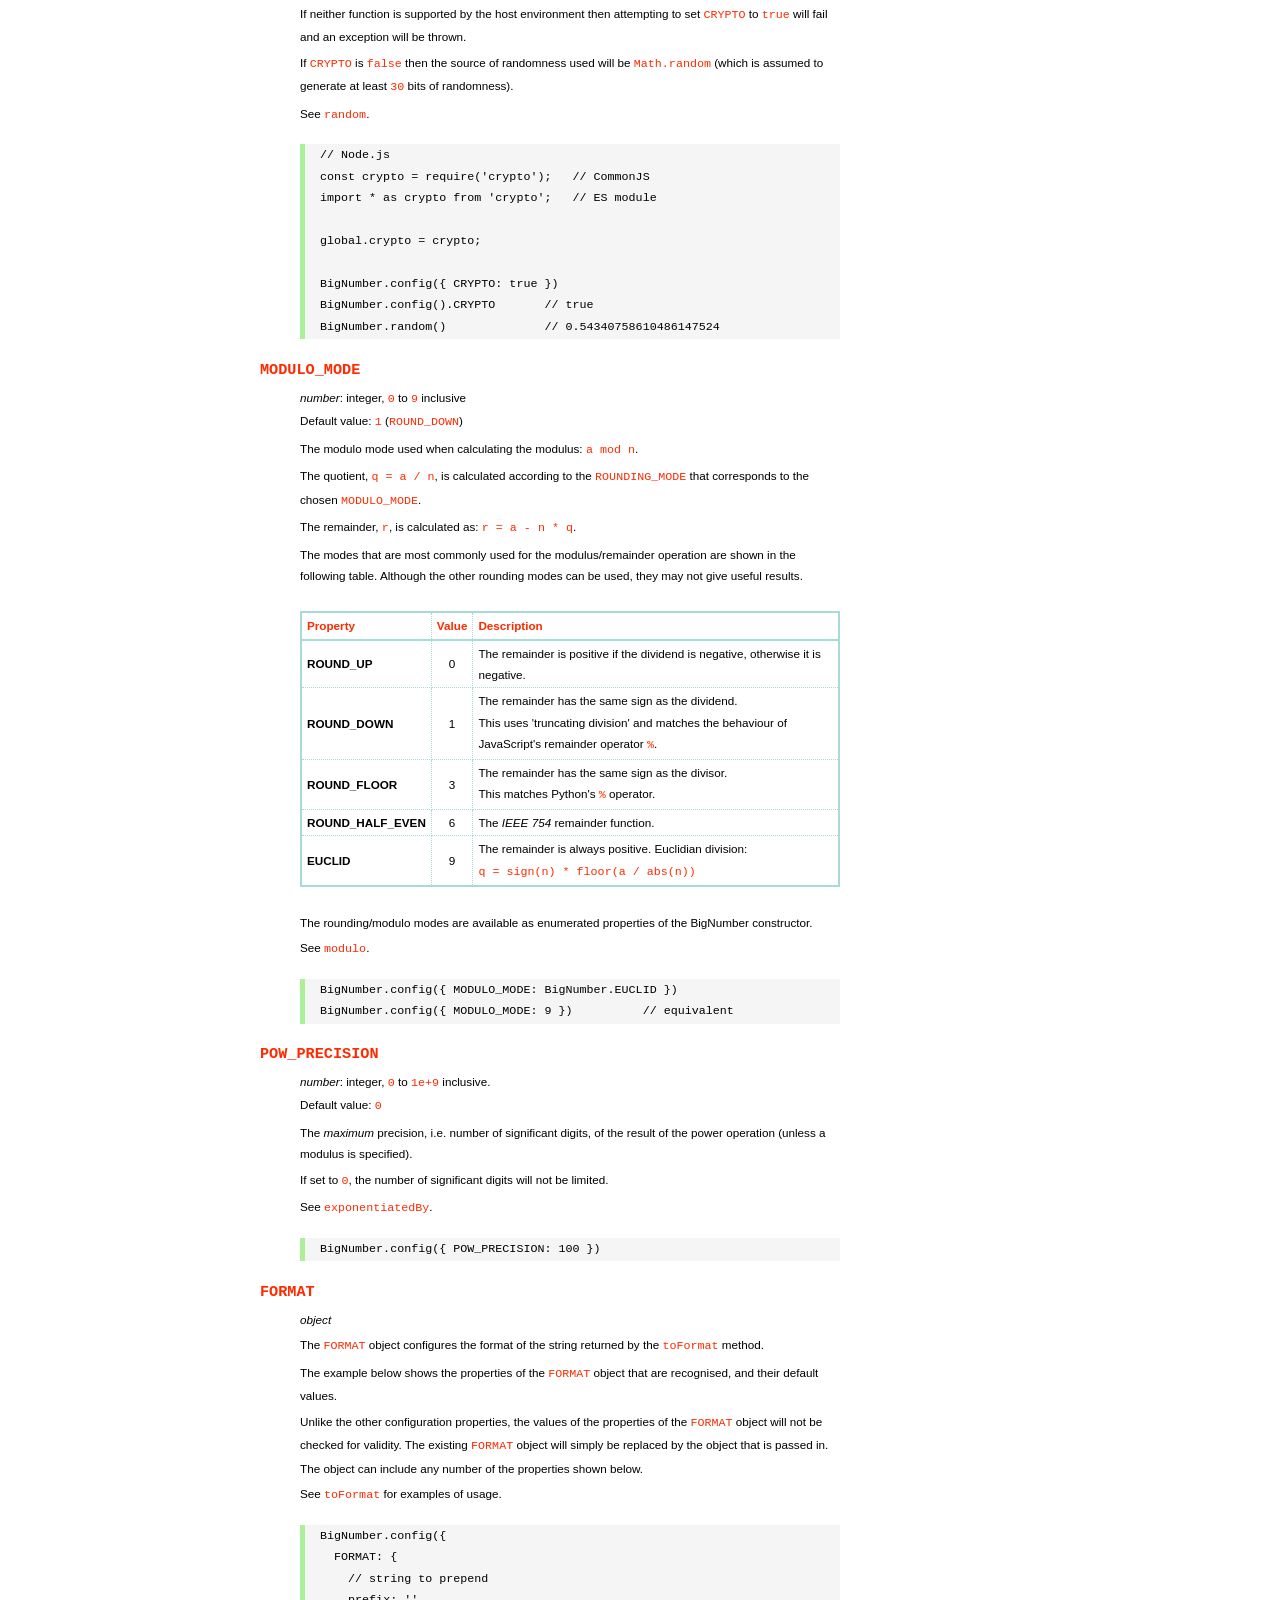
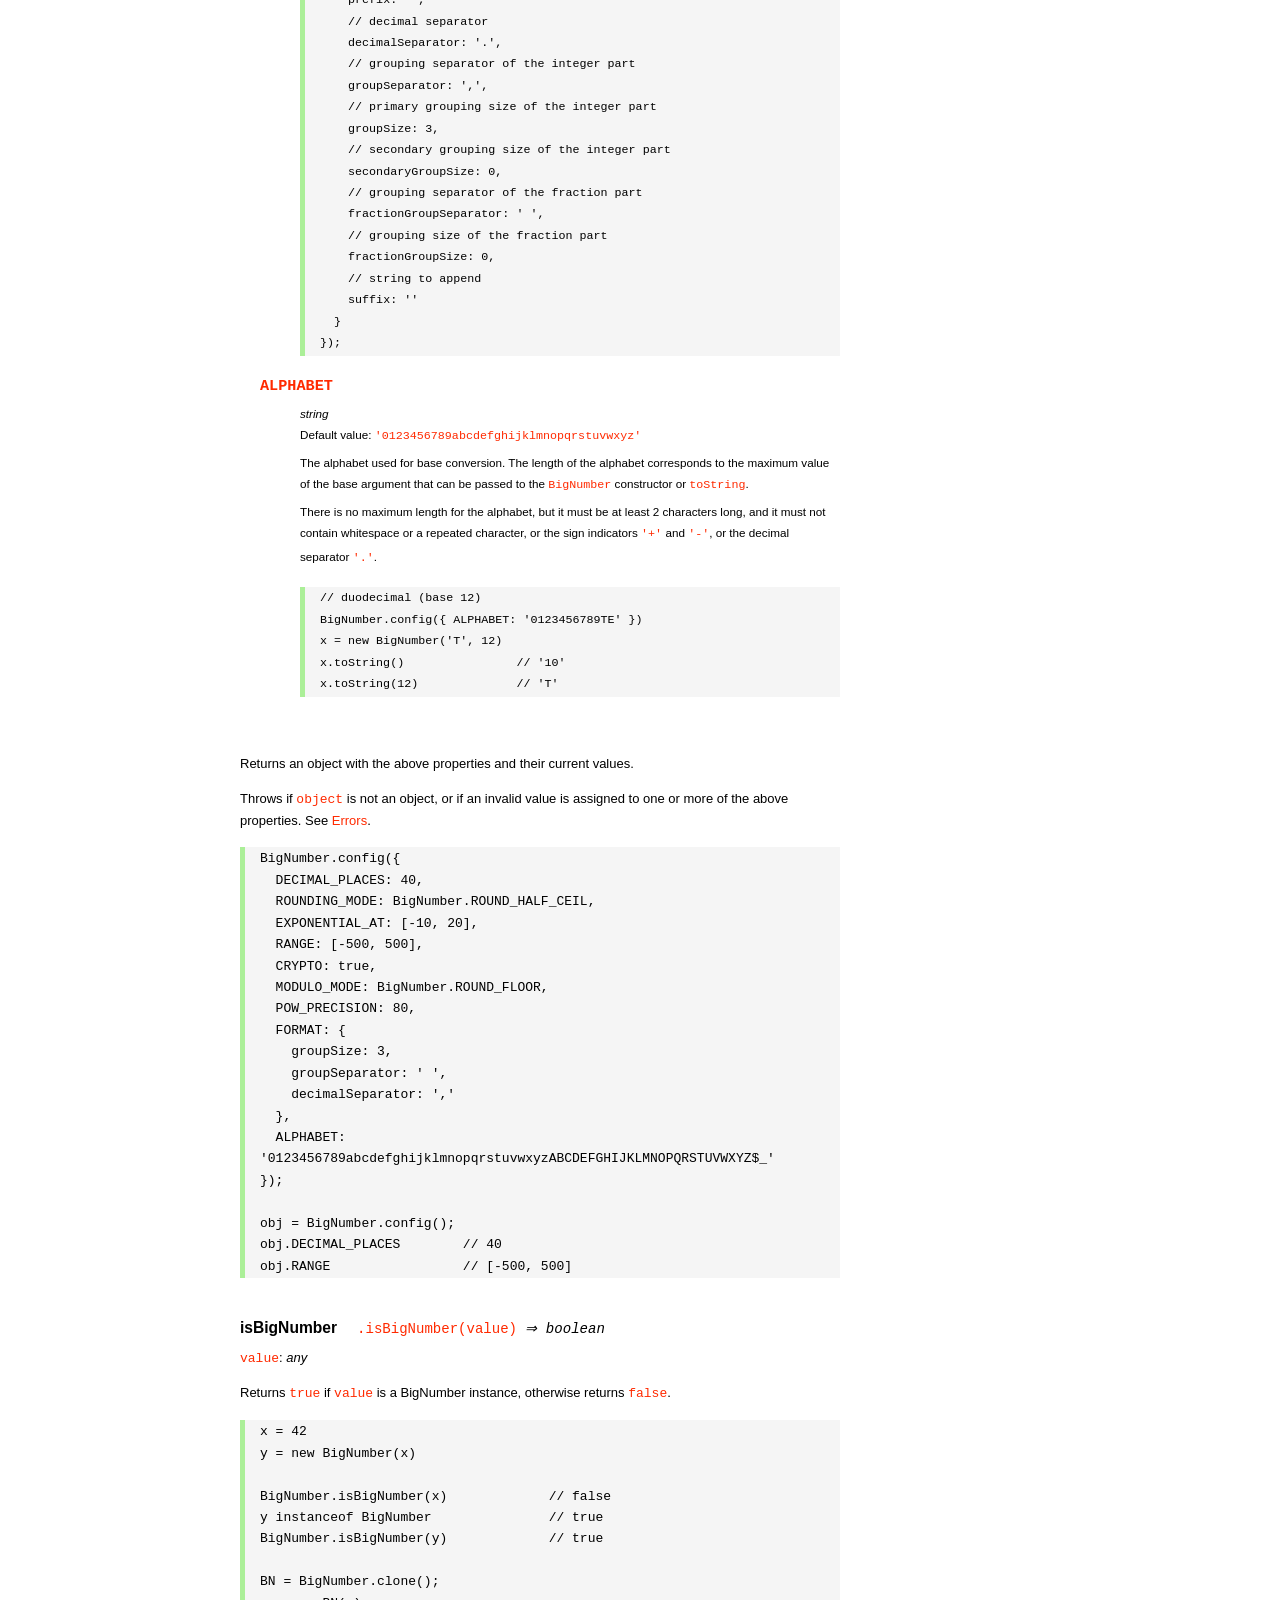
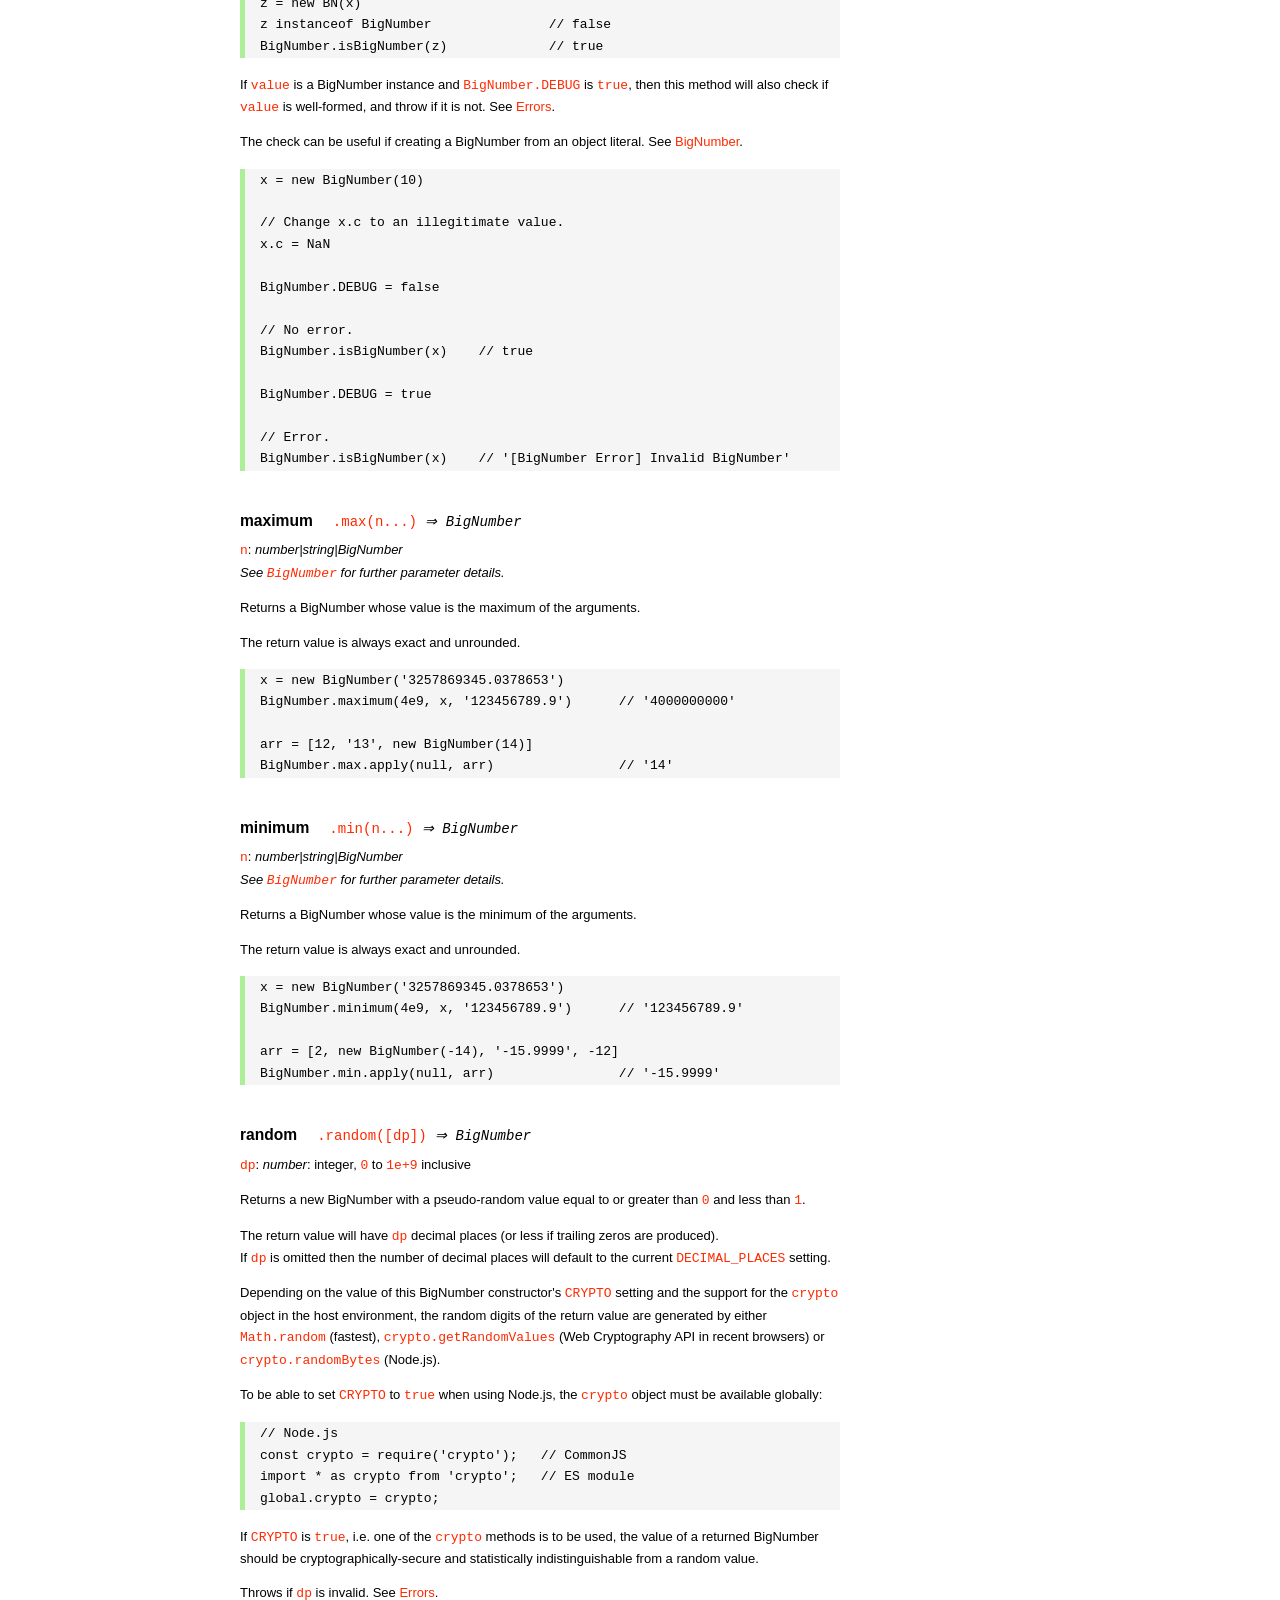
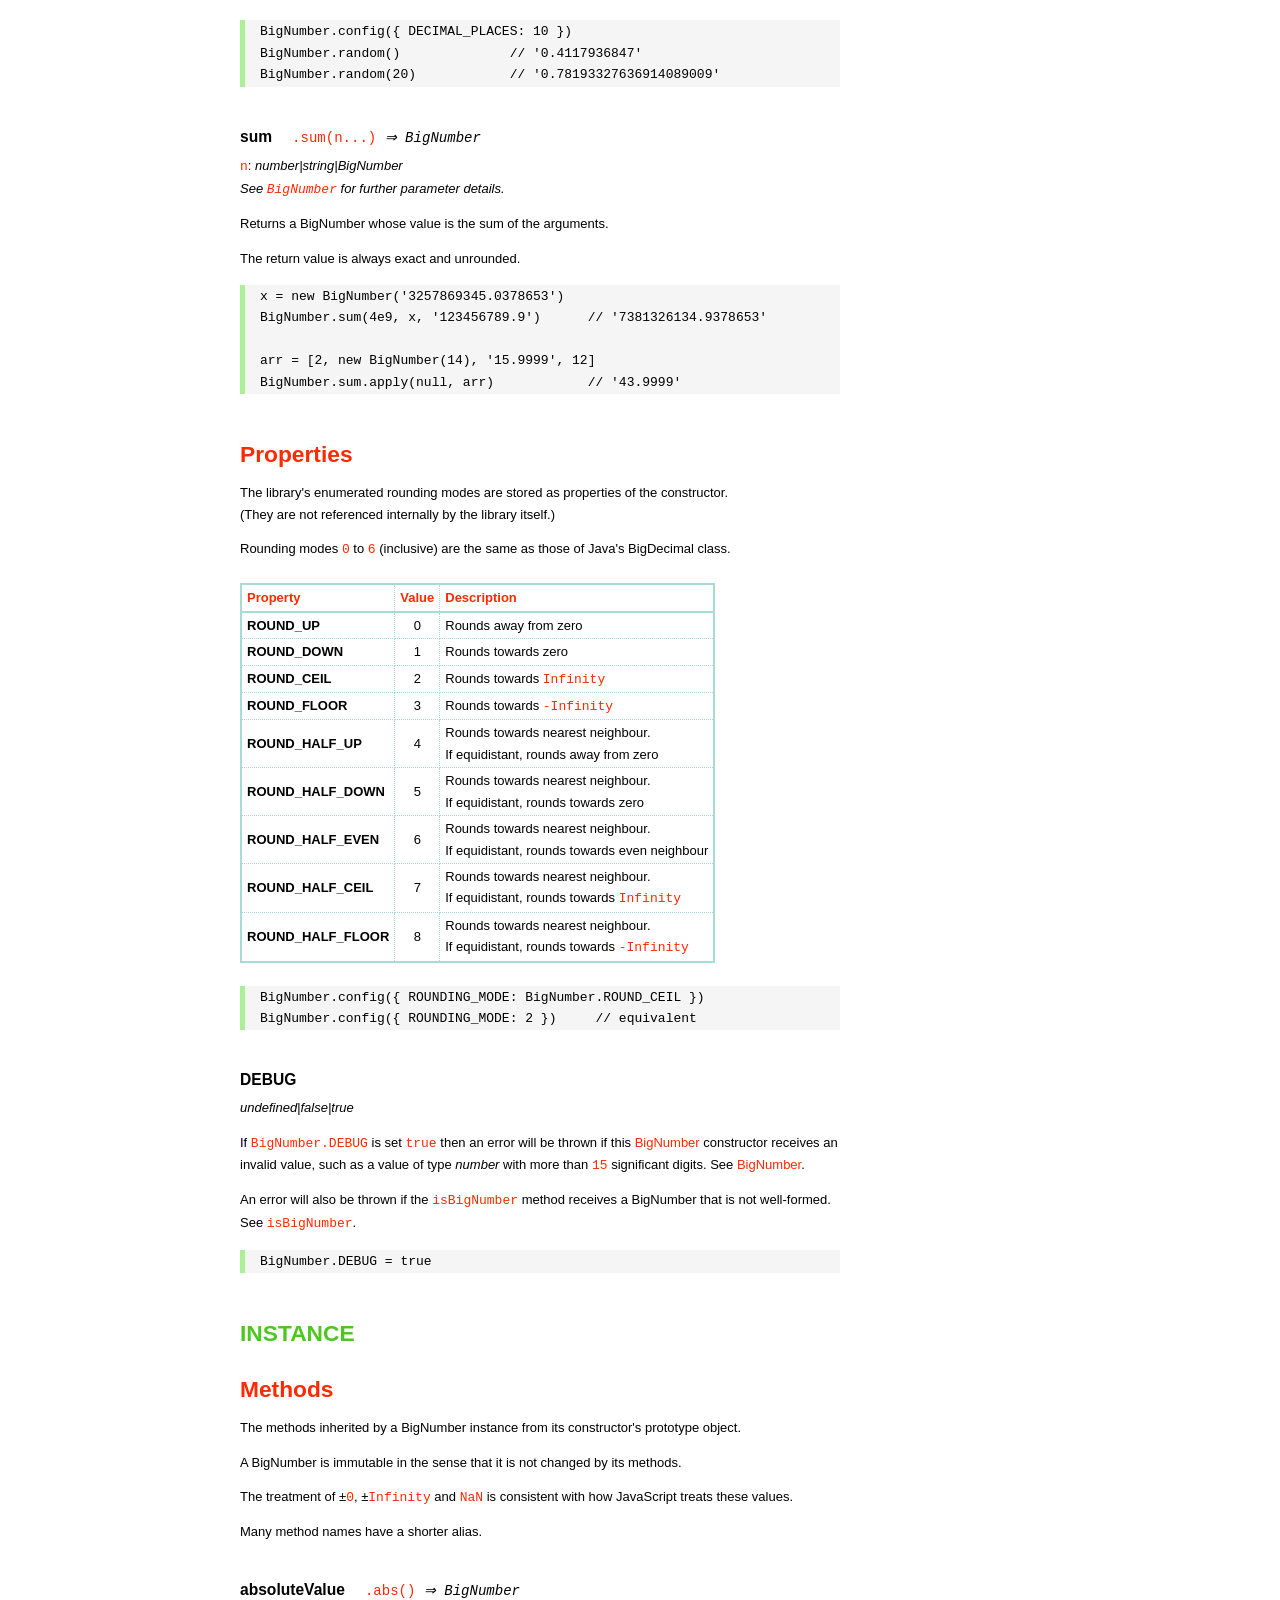
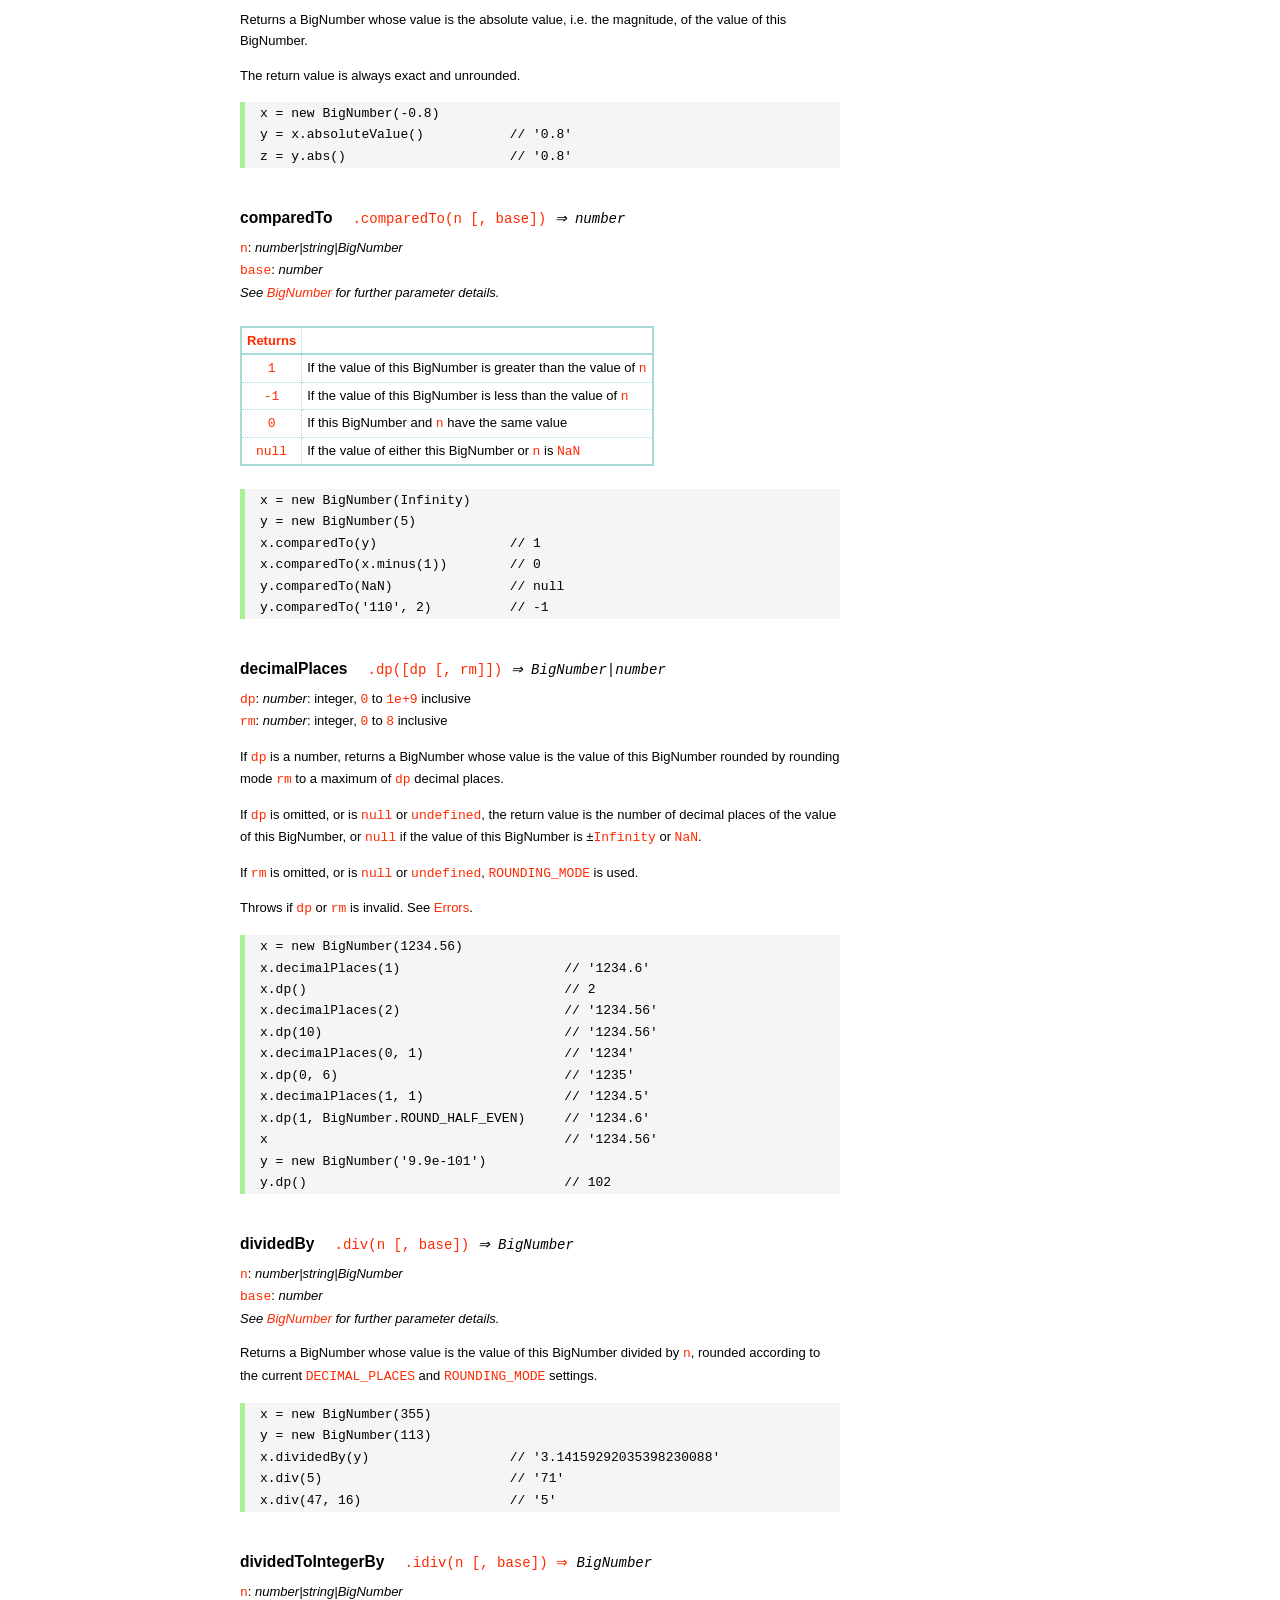
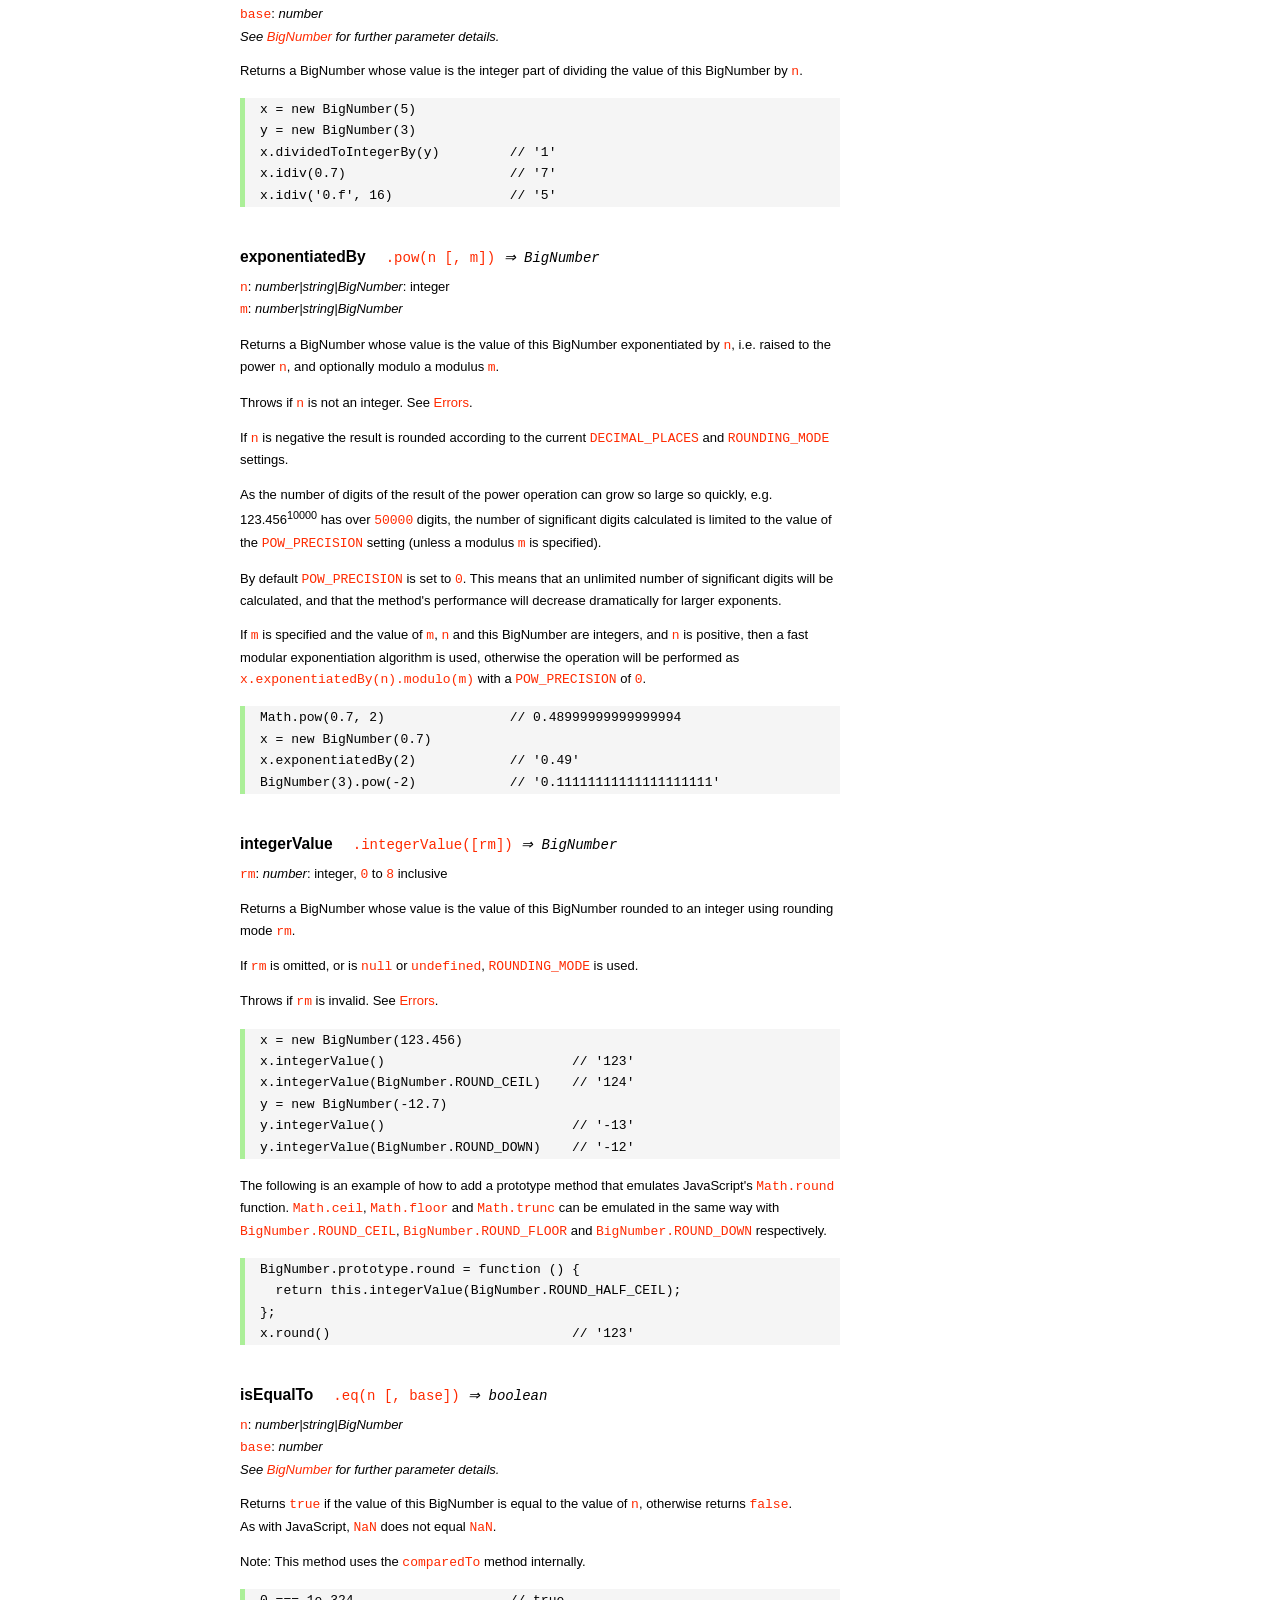
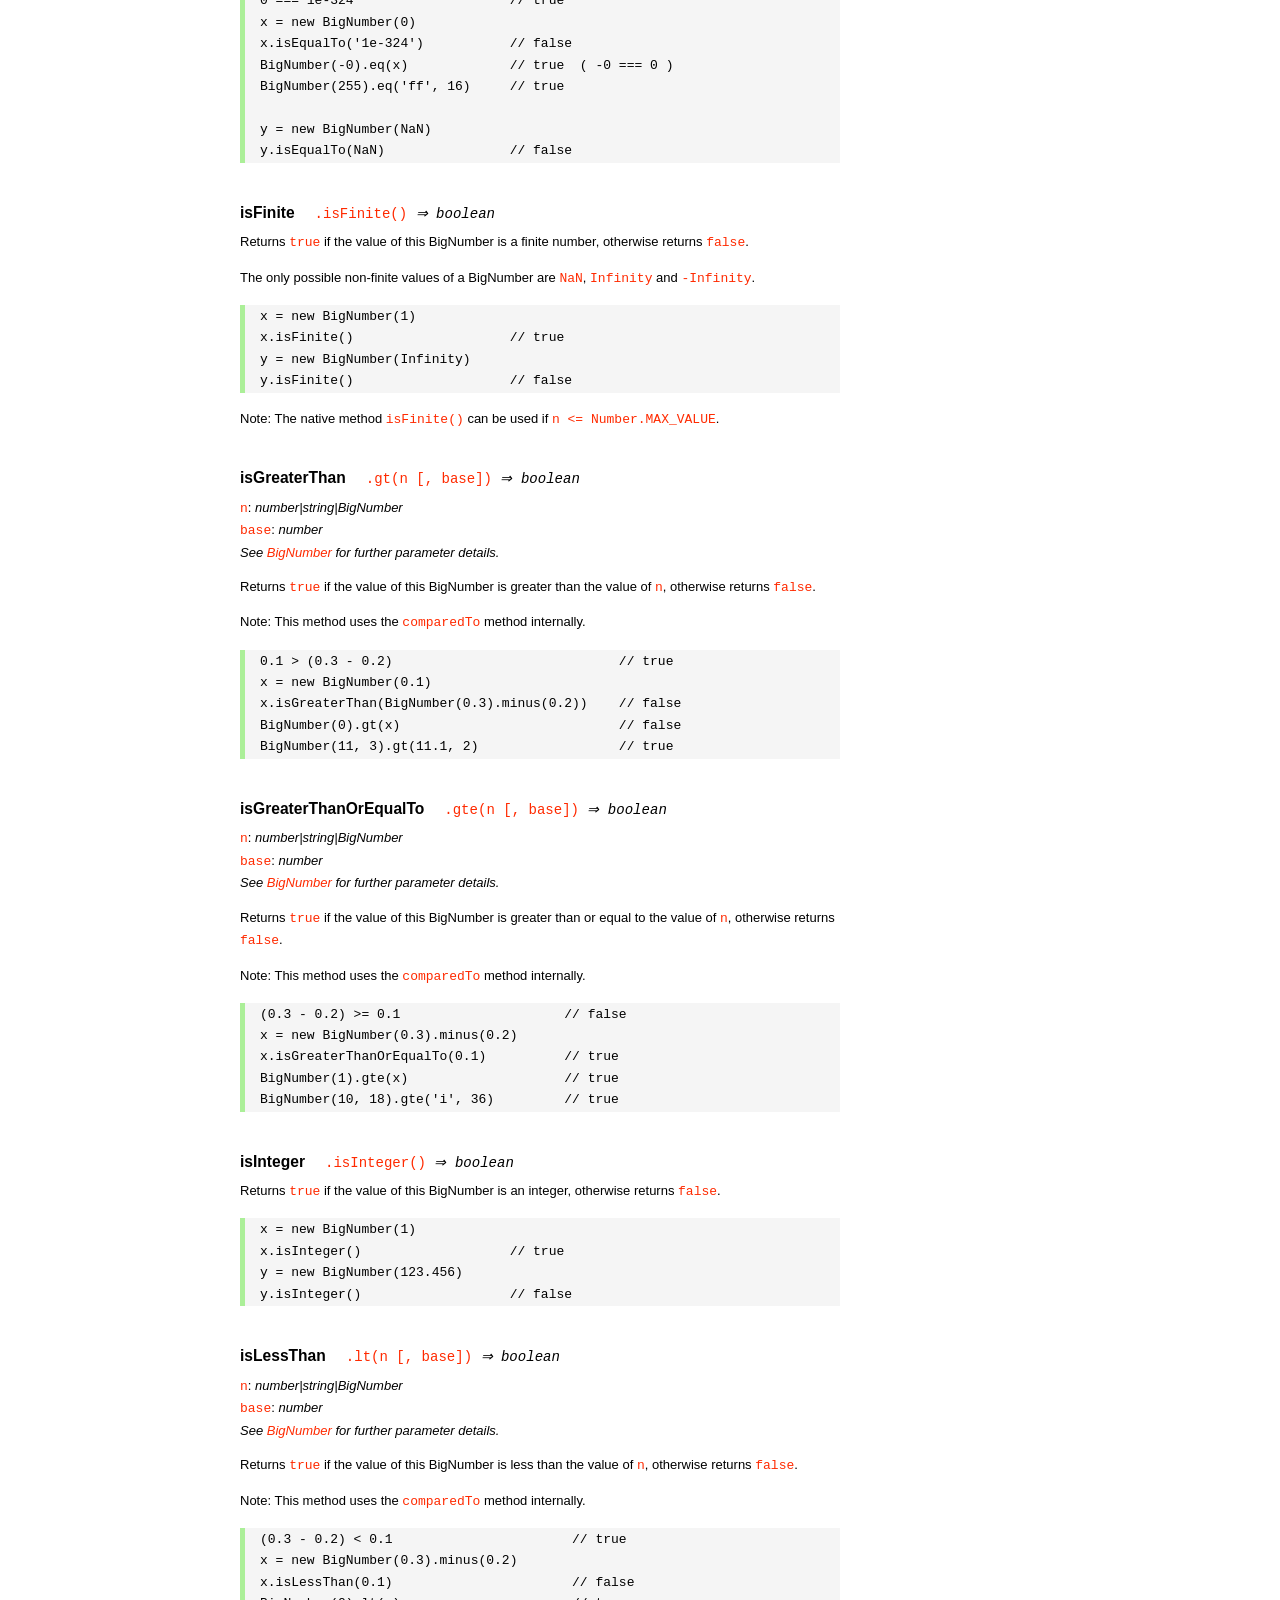
<file: node_modules/bignumber.js/doc/API.html>
<!DOCTYPE HTML>
<html>
<head>
<meta charset="utf-8">
<meta http-equiv="X-UA-Compatible" content="IE=edge">
<meta name="Author" content="M Mclaughlin">
<title>bignumber.js API</title>
<style>
html{font-size:100%}
body{background:#fff;font-family:"Helvetica Neue",Helvetica,Arial,sans-serif;font-size:13px;
  line-height:1.65em;min-height:100%;margin:0}
body,i{color:#000}
.nav{background:#fff;position:fixed;top:0;bottom:0;left:0;width:200px;overflow-y:auto;
  padding:15px 0 30px 15px}
div.container{width:600px;margin:50px 0 50px 240px}
p{margin:0 0 1em;width:600px}
pre,ul{margin:1em 0}
h1,h2,h3,h4,h5{margin:0;padding:1.5em 0 0}
h1,h2{padding:.75em 0}
h1{font:400 3em Verdana,sans-serif;color:#000;margin-bottom:1em}
h2{font-size:2.25em;color:#ff2a00}
h3{font-size:1.75em;color:#4dc71f}
h4{font-size:1.75em;color:#ff2a00;padding-bottom:.75em}
h5{font-size:1.2em;margin-bottom:.4em}
h6{font-size:1.1em;margin-bottom:0.8em;padding:0.5em 0}
dd{padding-top:.35em}
dt{padding-top:.5em}
b{font-weight:700}
dt b{font-size:1.3em}
a,a:visited{color:#ff2a00;text-decoration:none}
a:active,a:hover{outline:0;text-decoration:underline}
.nav a,.nav b,.nav a:visited{display:block;color:#ff2a00;font-weight:700; margin-top:15px}
.nav b{color:#4dc71f;margin-top:20px;cursor:default;width:auto}
ul{list-style-type:none;padding:0 0 0 20px}
.nav ul{line-height:14px;padding-left:0;margin:5px 0 0}
.nav ul a,.nav ul a:visited,span{display:inline;color:#000;font-family:Verdana,Geneva,sans-serif;
  font-size:11px;font-weight:400;margin:0}
.inset,ul.inset{margin-left:20px}
.inset{font-size:.9em}
.nav li{width:auto;margin:0 0 3px}
.alias{font-style:italic;margin-left:20px}
table{border-collapse:collapse;border-spacing:0;border:2px solid #a7dbd8;margin:1.75em 0;padding:0}
td,th{text-align:left;margin:0;padding:2px 5px;border:1px dotted #a7dbd8}
th{border-top:2px solid #a7dbd8;border-bottom:2px solid #a7dbd8;color:#ff2a00}
code,pre{font-family:Consolas, monaco, monospace;font-weight:400}
pre{background:#f5f5f5;white-space:pre-wrap;word-wrap:break-word;border-left:5px solid #abef98;
  padding:1px 0 1px 15px;margin:1.2em 0}
code,.nav-title{color:#ff2a00}
.end{margin-bottom:25px}
.centre{text-align:center}
.error-table{font-size:13px;width:100%}
#faq{margin:3em 0 0}
li span{float:right;margin-right:10px;color:#c0c0c0}
#js{font:inherit;color:#4dc71f}
</style>
</head>
<body>

  <div class="nav">

    <b>v9.0.2</b>

	<a class='nav-title' href="#">API</a>

    <b> CONSTRUCTOR </b>
    <ul>
      <li><a href="#bignumber">BigNumber</a></li>
    </ul>

    <a href="#methods">Methods</a>
    <ul>
      <li><a href="#clone">clone</a></li>
      <li><a href="#config" >config</a><span>set</span></li>
      <li>
        <ul class="inset">
          <li><a href="#decimal-places">DECIMAL_PLACES</a></li>
          <li><a href="#rounding-mode" >ROUNDING_MODE</a></li>
          <li><a href="#exponential-at">EXPONENTIAL_AT</a></li>
          <li><a href="#range"         >RANGE</a></li>
          <li><a href="#crypto"        >CRYPTO</a></li>
          <li><a href="#modulo-mode"   >MODULO_MODE</a></li>
          <li><a href="#pow-precision" >POW_PRECISION</a></li>
          <li><a href="#format"        >FORMAT</a></li>
          <li><a href="#alphabet"      >ALPHABET</a></li>
        </ul>
      </li>
      <li><a href="#isBigNumber">isBigNumber</a></li>
      <li><a href="#max"        >maximum</a><span>max</span></li>
      <li><a href="#min"        >minimum</a><span>min</span></li>
      <li><a href="#random"     >random</a></li>
      <li><a href="#sum"        >sum</a></li>
    </ul>

    <a href="#constructor-properties">Properties</a>
    <ul>
      <li><a href="#round-up"        >ROUND_UP</a></li>
      <li><a href="#round-down"      >ROUND_DOWN</a></li>
      <li><a href="#round-ceil"      >ROUND_CEIL</a></li>
      <li><a href="#round-floor"     >ROUND_FLOOR</a></li>
      <li><a href="#round-half-up"   >ROUND_HALF_UP</a></li>
      <li><a href="#round-half-down" >ROUND_HALF_DOWN</a></li>
      <li><a href="#round-half-even" >ROUND_HALF_EVEN</a></li>
      <li><a href="#round-half-ceil" >ROUND_HALF_CEIL</a></li>
      <li><a href="#round-half-floor">ROUND_HALF_FLOOR</a></li>
      <li><a href="#debug"           >DEBUG</a></li>
    </ul>

    <b> INSTANCE </b>

    <a href="#prototype-methods">Methods</a>
    <ul>
      <li><a href="#abs"    >absoluteValue         </a><span>abs</span>  </li>
      <li><a href="#cmp"    >comparedTo            </a>                  </li>
      <li><a href="#dp"     >decimalPlaces         </a><span>dp</span>   </li>
      <li><a href="#div"    >dividedBy             </a><span>div</span>  </li>
      <li><a href="#divInt" >dividedToIntegerBy    </a><span>idiv</span> </li>
      <li><a href="#pow"    >exponentiatedBy       </a><span>pow</span>  </li>
      <li><a href="#int"    >integerValue          </a>                  </li>
      <li><a href="#eq"     >isEqualTo             </a><span>eq</span>   </li>
      <li><a href="#isF"    >isFinite              </a>                  </li>
      <li><a href="#gt"     >isGreaterThan         </a><span>gt</span>   </li>
      <li><a href="#gte"    >isGreaterThanOrEqualTo</a><span>gte</span>  </li>
      <li><a href="#isInt"  >isInteger             </a>                  </li>
      <li><a href="#lt"     >isLessThan            </a><span>lt</span>   </li>
      <li><a href="#lte"    >isLessThanOrEqualTo   </a><span>lte</span>  </li>
      <li><a href="#isNaN"  >isNaN                 </a>                  </li>
      <li><a href="#isNeg"  >isNegative            </a>                  </li>
      <li><a href="#isPos"  >isPositive            </a>                  </li>
      <li><a href="#isZ"    >isZero                </a>                  </li>
      <li><a href="#minus"  >minus                 </a>                  </li>
      <li><a href="#mod"    >modulo                </a><span>mod</span>  </li>
      <li><a href="#times"  >multipliedBy          </a><span>times</span></li>
      <li><a href="#neg"    >negated               </a>                  </li>
      <li><a href="#plus"   >plus                  </a>                  </li>
      <li><a href="#sd"     >precision             </a><span>sd</span>   </li>
      <li><a href="#shift"  >shiftedBy             </a>                  </li>
      <li><a href="#sqrt"   >squareRoot            </a><span>sqrt</span> </li>
      <li><a href="#toE"    >toExponential         </a>                  </li>
      <li><a href="#toFix"  >toFixed               </a>                  </li>
      <li><a href="#toFor"  >toFormat              </a>                  </li>
      <li><a href="#toFr"   >toFraction            </a>                  </li>
      <li><a href="#toJSON" >toJSON                </a>                  </li>
      <li><a href="#toN"    >toNumber              </a>                  </li>
      <li><a href="#toP"    >toPrecision           </a>                  </li>
      <li><a href="#toS"    >toString              </a>                  </li>
      <li><a href="#valueOf">valueOf               </a>                  </li>
    </ul>

    <a href="#instance-properties">Properties</a>
    <ul>
      <li><a href="#coefficient">c: coefficient</a></li>
      <li><a href="#exponent"   >e: exponent</a></li>
      <li><a href="#sign"       >s: sign</a></li>
    </ul>

    <a href="#zero-nan-infinity">Zero, NaN &amp; Infinity</a>
    <a href="#Errors">Errors</a>
    <a href="#type-coercion">Type coercion</a>
    <a class='end' href="#faq">FAQ</a>

  </div>

  <div class="container">

    <h1>bignumber<span id='js'>.js</span></h1>

    <p>A JavaScript library for arbitrary-precision arithmetic.</p>
    <p><a href="https://github.com/MikeMcl/bignumber.js">Hosted on GitHub</a>. </p>

    <h2>API</h2>

    <p>
      See the <a href='https://github.com/MikeMcl/bignumber.js'>README</a> on GitHub for a
      quick-start introduction.
    </p>
    <p>
      In all examples below, <code>var</code> and semicolons are not shown, and if a commented-out
      value is in quotes it means <code>toString</code> has been called on the preceding expression.
    </p>


    <h3>CONSTRUCTOR</h3>


    <h5 id="bignumber">
      BigNumber<code class='inset'>BigNumber(n [, base]) <i>&rArr; BigNumber</i></code>
    </h5>
    <p>
      <code>n</code>: <i>number|string|BigNumber</i><br />
      <code>base</code>: <i>number</i>: integer, <code>2</code> to <code>36</code> inclusive. (See
      <a href='#alphabet'><code>ALPHABET</code></a> to extend this range).
    </p>
    <p>
      Returns a new instance of a BigNumber object with value <code>n</code>, where <code>n</code>
      is a numeric value in the specified <code>base</code>, or base <code>10</code> if
      <code>base</code> is omitted or is <code>null</code> or <code>undefined</code>.
    </p>
    <p>
      Note that the BigNnumber constructor accepts an <code>n</code> of type <em>number</em> purely
      as a convenience so that string quotes don't have to be typed when entering literal values,
      and that it is the <code>toString</code> value of <code>n</code> that is used rather than its
      underlying binary floating point value converted to decimal. 
    </p>
    <pre>
x = new BigNumber(123.4567)                // '123.4567'
// 'new' is optional
y = BigNumber(x)                           // '123.4567'</pre>
    <p>
      If <code>n</code> is a base <code>10</code> value it can be in normal or exponential notation.
      Values in other bases must be in normal notation. Values in any base can have fraction digits,
      i.e. digits after the decimal point.
    </p>
    <pre>
new BigNumber(43210)                       // '43210'
new BigNumber('4.321e+4')                  // '43210'
new BigNumber('-735.0918e-430')            // '-7.350918e-428'
new BigNumber('123412421.234324', 5)       // '607236.557696'</pre>
    <p>
      Signed <code>0</code>, signed <code>Infinity</code> and <code>NaN</code> are supported.
    </p>
    <pre>
new BigNumber('-Infinity')                 // '-Infinity'
new BigNumber(NaN)                         // 'NaN'
new BigNumber(-0)                          // '0'
new BigNumber('.5')                        // '0.5'
new BigNumber('+2')                        // '2'</pre>
    <p>
      String values in hexadecimal literal form, e.g. <code>'0xff'</code> or <code>'0xFF'</code>
      (but not <code>'0xfF'</code>), are valid, as are string values with the octal and binary
      prefixs <code>'0o'</code> and <code>'0b'</code>. String values in octal literal form without
      the prefix will be interpreted as decimals, e.g. <code>'011'</code> is interpreted as 11, not 9.
    </p>
    <pre>
new BigNumber(-10110100.1, 2)              // '-180.5'
new BigNumber('-0b10110100.1')             // '-180.5'
new BigNumber('ff.8', 16)                  // '255.5'
new BigNumber('0xff.8')                    // '255.5'</pre>
    <p>
      If a base is specified, <code>n</code> is rounded according to the current
      <a href='#decimal-places'><code>DECIMAL_PLACES</code></a> and
      <a href='#rounding-mode'><code>ROUNDING_MODE</code></a> settings. <em>This includes base
      <code>10</code> so don't include a <code>base</code> parameter for decimal values unless
      this behaviour is wanted.</em>
    </p>
    <pre>BigNumber.config({ DECIMAL_PLACES: 5 })
new BigNumber(1.23456789)                  // '1.23456789'
new BigNumber(1.23456789, 10)              // '1.23457'</pre>
    <p>An error is thrown if <code>base</code> is invalid. See <a href='#Errors'>Errors</a>.</p>
    <p>
      There is no limit to the number of digits of a value of type <em>string</em> (other than
      that of JavaScript's maximum array size). See <a href='#range'><code>RANGE</code></a> to set
      the maximum and minimum possible exponent value of a BigNumber.
    </p>
    <pre>
new BigNumber('5032485723458348569331745.33434346346912144534543')
new BigNumber('4.321e10000000')</pre>
    <p>BigNumber <code>NaN</code> is returned if <code>n</code> is invalid
    (unless <code>BigNumber.DEBUG</code> is <code>true</code>, see below).</p>
    <pre>
new BigNumber('.1*')                       // 'NaN'
new BigNumber('blurgh')                    // 'NaN'
new BigNumber(9, 2)                        // 'NaN'</pre>
    <p>
      To aid in debugging, if <code>BigNumber.DEBUG</code> is <code>true</code> then an error will
      be thrown on an invalid <code>n</code>. An error will also be thrown if <code>n</code> is of
      type <em>number</em> and has more than <code>15</code> significant digits, as calling
      <code><a href='#toS'>toString</a></code> or <code><a href='#valueOf'>valueOf</a></code> on
      these numbers may not result in the intended value.
    </p>
      <pre>
console.log(823456789123456.3)            //  823456789123456.2
new BigNumber(823456789123456.3)          // '823456789123456.2'
BigNumber.DEBUG = true
// '[BigNumber Error] Number primitive has more than 15 significant digits'
new BigNumber(823456789123456.3)
// '[BigNumber Error] Not a base 2 number'
new BigNumber(9, 2)</pre>
    <p>
      A BigNumber can also be created from an object literal.
      Use <code><a href='#isBigNumber'>isBigNumber</a></code> to check that it is well-formed.
    </p>
    <pre>new BigNumber({ s: 1, e: 2, c: [ 777, 12300000000000 ], _isBigNumber: true })    // '777.123'</pre>




    <h4 id="methods">Methods</h4>
     <p>The static methods of a BigNumber constructor.</p>




    <h5 id="clone">clone
      <code class='inset'>.clone([object]) <i>&rArr; BigNumber constructor</i></code>
    </h5>
    <p><code>object</code>: <i>object</i></p>
    <p>
      Returns a new independent BigNumber constructor with configuration as described by
      <code>object</code> (see <a href='#config'><code>config</code></a>), or with the default
      configuration if <code>object</code> is <code>null</code> or <code>undefined</code>.
    </p>
    <p>
      Throws if <code>object</code> is not an object. See <a href='#Errors'>Errors</a>.
    </p>
    <pre>BigNumber.config({ DECIMAL_PLACES: 5 })
BN = BigNumber.clone({ DECIMAL_PLACES: 9 })

x = new BigNumber(1)
y = new BN(1)

x.div(3)                        // 0.33333
y.div(3)                        // 0.333333333

// BN = BigNumber.clone({ DECIMAL_PLACES: 9 }) is equivalent to:
BN = BigNumber.clone()
BN.config({ DECIMAL_PLACES: 9 })</pre>



    <h5 id="config">config<code class='inset'>set([object]) <i>&rArr; object</i></code></h5>
    <p>
      <code>object</code>: <i>object</i>: an object that contains some or all of the following
      properties.
    </p>
    <p>Configures the settings for this particular BigNumber constructor.</p>

    <dl class='inset'>
      <dt id="decimal-places"><code><b>DECIMAL_PLACES</b></code></dt>
      <dd>
        <i>number</i>: integer, <code>0</code> to <code>1e+9</code> inclusive<br />
        Default value: <code>20</code>
      </dd>
      <dd>
        The <em>maximum</em> number of decimal places of the results of operations involving
        division, i.e. division, square root and base conversion operations, and power operations
        with negative exponents.<br />
      </dd>
      <dd>
      <pre>BigNumber.config({ DECIMAL_PLACES: 5 })
BigNumber.set({ DECIMAL_PLACES: 5 })    // equivalent</pre>
      </dd>



      <dt id="rounding-mode"><code><b>ROUNDING_MODE</b></code></dt>
      <dd>
        <i>number</i>: integer, <code>0</code> to <code>8</code> inclusive<br />
        Default value: <code>4</code> <a href="#round-half-up">(<code>ROUND_HALF_UP</code>)</a>
      </dd>
      <dd>
        The rounding mode used in the above operations and the default rounding mode of
        <a href='#dp'><code>decimalPlaces</code></a>,
        <a href='#sd'><code>precision</code></a>,
        <a href='#toE'><code>toExponential</code></a>,
        <a href='#toFix'><code>toFixed</code></a>,
        <a href='#toFor'><code>toFormat</code></a> and
        <a href='#toP'><code>toPrecision</code></a>.
      </dd>
      <dd>The modes are available as enumerated properties of the BigNumber constructor.</dd>
       <dd>
      <pre>BigNumber.config({ ROUNDING_MODE: 0 })
BigNumber.set({ ROUNDING_MODE: BigNumber.ROUND_UP })    // equivalent</pre>
        </dd>



      <dt id="exponential-at"><code><b>EXPONENTIAL_AT</b></code></dt>
      <dd>
        <i>number</i>: integer, magnitude <code>0</code> to <code>1e+9</code> inclusive, or
        <br />
        <i>number</i>[]: [ integer <code>-1e+9</code> to <code>0</code> inclusive, integer
        <code>0</code> to <code>1e+9</code> inclusive ]<br />
        Default value: <code>[-7, 20]</code>
      </dd>
      <dd>
        The exponent value(s) at which <code>toString</code> returns exponential notation.
      </dd>
      <dd>
        If a single number is assigned, the value is the exponent magnitude.<br />
        If an array of two numbers is assigned then the first number is the negative exponent
        value at and beneath which exponential notation is used, and the second number is the
        positive exponent value at and above which the same.
      </dd>
      <dd>
        For example, to emulate JavaScript numbers in terms of the exponent values at which they
        begin to use exponential notation, use <code>[-7, 20]</code>.
      </dd>
      <dd>
      <pre>BigNumber.config({ EXPONENTIAL_AT: 2 })
new BigNumber(12.3)         // '12.3'        e is only 1
new BigNumber(123)          // '1.23e+2'
new BigNumber(0.123)        // '0.123'       e is only -1
new BigNumber(0.0123)       // '1.23e-2'

BigNumber.config({ EXPONENTIAL_AT: [-7, 20] })
new BigNumber(123456789)    // '123456789'   e is only 8
new BigNumber(0.000000123)  // '1.23e-7'

// Almost never return exponential notation:
BigNumber.config({ EXPONENTIAL_AT: 1e+9 })

// Always return exponential notation:
BigNumber.config({ EXPONENTIAL_AT: 0 })</pre>
      </dd>
      <dd>
        Regardless of the value of <code>EXPONENTIAL_AT</code>, the <code>toFixed</code> method
        will always return a value in normal notation and the <code>toExponential</code> method
        will always return a value in exponential form.
      </dd>
      <dd>
        Calling <code>toString</code> with a base argument, e.g. <code>toString(10)</code>, will
        also always return normal notation.
      </dd>



      <dt id="range"><code><b>RANGE</b></code></dt>
      <dd>
        <i>number</i>: integer, magnitude <code>1</code> to <code>1e+9</code> inclusive, or
        <br />
        <i>number</i>[]: [ integer <code>-1e+9</code> to <code>-1</code> inclusive, integer
        <code>1</code> to <code>1e+9</code> inclusive ]<br />
        Default value: <code>[-1e+9, 1e+9]</code>
      </dd>
      <dd>
        The exponent value(s) beyond which overflow to <code>Infinity</code> and underflow to
        zero occurs.
      </dd>
      <dd>
        If a single number is assigned, it is the maximum exponent magnitude: values wth a
        positive exponent of greater magnitude become <code>Infinity</code> and those with a
        negative exponent of greater magnitude become zero.
      <dd>
        If an array of two numbers is assigned then the first number is the negative exponent
        limit and the second number is the positive exponent limit.
      </dd>
      <dd>
        For example, to emulate JavaScript numbers in terms of the exponent values at which they
        become zero and <code>Infinity</code>, use <code>[-324, 308]</code>.
      </dd>
      <dd>
      <pre>BigNumber.config({ RANGE: 500 })
BigNumber.config().RANGE     // [ -500, 500 ]
new BigNumber('9.999e499')   // '9.999e+499'
new BigNumber('1e500')       // 'Infinity'
new BigNumber('1e-499')      // '1e-499'
new BigNumber('1e-500')      // '0'

BigNumber.config({ RANGE: [-3, 4] })
new BigNumber(99999)         // '99999'      e is only 4
new BigNumber(100000)        // 'Infinity'   e is 5
new BigNumber(0.001)         // '0.01'       e is only -3
new BigNumber(0.0001)        // '0'          e is -4</pre>
      </dd>
      <dd>
        The largest possible magnitude of a finite BigNumber is
        <code>9.999...e+1000000000</code>.<br />
        The smallest possible magnitude of a non-zero BigNumber is <code>1e-1000000000</code>.
      </dd>



      <dt id="crypto"><code><b>CRYPTO</b></code></dt>
      <dd>
        <i>boolean</i>: <code>true</code> or <code>false</code>.<br />
        Default value: <code>false</code>
      </dd>
      <dd>
        The value that determines whether cryptographically-secure pseudo-random number
        generation is used.
      </dd>
      <dd>
        If <code>CRYPTO</code> is set to <code>true</code> then the
        <a href='#random'><code>random</code></a> method will generate random digits using
        <code>crypto.getRandomValues</code> in browsers that support it, or
        <code>crypto.randomBytes</code> if using Node.js.
      </dd>
      <dd>
        If neither function is supported by the host environment then attempting to set
        <code>CRYPTO</code> to <code>true</code> will fail and an exception will be thrown.
      </dd>
      <dd>
        If <code>CRYPTO</code> is <code>false</code> then the source of randomness used will be
        <code>Math.random</code> (which is assumed to generate at least <code>30</code> bits of
        randomness).
      </dd>
      <dd>See <a href='#random'><code>random</code></a>.</dd>
      <dd>
      <pre>
// Node.js
const crypto = require('crypto');   // CommonJS
import * as crypto from 'crypto';   // ES module

global.crypto = crypto;

BigNumber.config({ CRYPTO: true })
BigNumber.config().CRYPTO       // true
BigNumber.random()              // 0.54340758610486147524</pre>
      </dd>



      <dt id="modulo-mode"><code><b>MODULO_MODE</b></code></dt>
      <dd>
        <i>number</i>: integer, <code>0</code> to <code>9</code> inclusive<br />
        Default value: <code>1</code> (<a href="#round-down"><code>ROUND_DOWN</code></a>)
      </dd>
      <dd>The modulo mode used when calculating the modulus: <code>a mod n</code>.</dd>
      <dd>
        The quotient, <code>q = a / n</code>, is calculated according to the
        <a href='#rounding-mode'><code>ROUNDING_MODE</code></a> that corresponds to the chosen
        <code>MODULO_MODE</code>.
      </dd>
      <dd>The remainder, <code>r</code>, is calculated as: <code>r = a - n * q</code>.</dd>
      <dd>
        The modes that are most commonly used for the modulus/remainder operation are shown in
        the following table. Although the other rounding modes can be used, they may not give
        useful results.
      </dd>
      <dd>
        <table>
          <tr><th>Property</th><th>Value</th><th>Description</th></tr>
          <tr>
            <td><b>ROUND_UP</b></td><td class='centre'>0</td>
            <td>
              The remainder is positive if the dividend is negative, otherwise it is negative.
            </td>
          </tr>
          <tr>
            <td><b>ROUND_DOWN</b></td><td class='centre'>1</td>
            <td>
              The remainder has the same sign as the dividend.<br />
              This uses 'truncating division' and matches the behaviour of JavaScript's
              remainder operator <code>%</code>.
            </td>
          </tr>
          <tr>
            <td><b>ROUND_FLOOR</b></td><td class='centre'>3</td>
            <td>
              The remainder has the same sign as the divisor.<br />
              This matches Python's <code>%</code> operator.
            </td>
          </tr>
          <tr>
            <td><b>ROUND_HALF_EVEN</b></td><td class='centre'>6</td>
            <td>The <i>IEEE 754</i> remainder function.</td>
          </tr>
           <tr>
             <td><b>EUCLID</b></td><td class='centre'>9</td>
             <td>
               The remainder is always positive. Euclidian division: <br />
               <code>q = sign(n) * floor(a / abs(n))</code>
             </td>
           </tr>
        </table>
      </dd>
      <dd>
        The rounding/modulo modes are available as enumerated properties of the BigNumber
        constructor.
      </dd>
      <dd>See <a href='#mod'><code>modulo</code></a>.</dd>
      <dd>
        <pre>BigNumber.config({ MODULO_MODE: BigNumber.EUCLID })
BigNumber.config({ MODULO_MODE: 9 })          // equivalent</pre>
      </dd>



      <dt id="pow-precision"><code><b>POW_PRECISION</b></code></dt>
      <dd>
        <i>number</i>: integer, <code>0</code> to <code>1e+9</code> inclusive.<br />
        Default value: <code>0</code>
      </dd>
      <dd>
        The <i>maximum</i> precision, i.e. number of significant digits, of the result of the power
        operation (unless a modulus is specified).
      </dd>
      <dd>If set to <code>0</code>, the number of significant digits will not be limited.</dd>
      <dd>See <a href='#pow'><code>exponentiatedBy</code></a>.</dd>
      <dd><pre>BigNumber.config({ POW_PRECISION: 100 })</pre></dd>



      <dt id="format"><code><b>FORMAT</b></code></dt>
      <dd><i>object</i></dd>
      <dd>
        The <code>FORMAT</code> object configures the format of the string returned by the
        <a href='#toFor'><code>toFormat</code></a> method.
      </dd>
      <dd>
        The example below shows the properties of the <code>FORMAT</code> object that are
        recognised, and their default values.
      </dd>
      <dd>
         Unlike the other configuration properties, the values of the properties of the
         <code>FORMAT</code> object will not be checked for validity. The existing
         <code>FORMAT</code> object will simply be replaced by the object that is passed in.
         The object can include any number of the properties shown below.
      </dd>
      <dd>See <a href='#toFor'><code>toFormat</code></a> for examples of usage.</dd>
      <dd>
      <pre>
BigNumber.config({
  FORMAT: {
    // string to prepend
    prefix: '',
    // decimal separator
    decimalSeparator: '.',
    // grouping separator of the integer part
    groupSeparator: ',',
    // primary grouping size of the integer part
    groupSize: 3,
    // secondary grouping size of the integer part
    secondaryGroupSize: 0,
    // grouping separator of the fraction part
    fractionGroupSeparator: ' ',
    // grouping size of the fraction part
    fractionGroupSize: 0,
    // string to append
    suffix: ''
  }
});</pre>
      </dd>



      <dt id="alphabet"><code><b>ALPHABET</b></code></dt>
      <dd>
        <i>string</i><br />
        Default value: <code>'0123456789abcdefghijklmnopqrstuvwxyz'</code>
      </dd>
      <dd>
        The alphabet used for base conversion. The length of the alphabet corresponds to the
        maximum value of the base argument that can be passed to the
        <a href='#bignumber'><code>BigNumber</code></a> constructor or
        <a href='#toS'><code>toString</code></a>.
      </dd>
      <dd>
        There is no maximum length for the alphabet, but it must be at least 2 characters long, and
        it must not contain whitespace or a repeated character, or the sign indicators
        <code>'+'</code> and <code>'-'</code>, or the decimal separator <code>'.'</code>.
      </dd>
      <dd>
        <pre>// duodecimal (base 12)
BigNumber.config({ ALPHABET: '0123456789TE' })
x = new BigNumber('T', 12)
x.toString()                // '10'
x.toString(12)              // 'T'</pre>
      </dd>



    </dl>
    <br /><br />
    <p>Returns an object with the above properties and their current values.</p>
    <p>
      Throws if <code>object</code> is not an object, or if an invalid value is assigned to
      one or more of the above properties. See <a href='#Errors'>Errors</a>.
    </p>
    <pre>
BigNumber.config({
  DECIMAL_PLACES: 40,
  ROUNDING_MODE: BigNumber.ROUND_HALF_CEIL,
  EXPONENTIAL_AT: [-10, 20],
  RANGE: [-500, 500],
  CRYPTO: true,
  MODULO_MODE: BigNumber.ROUND_FLOOR,
  POW_PRECISION: 80,
  FORMAT: {
    groupSize: 3,
    groupSeparator: ' ',
    decimalSeparator: ','
  },
  ALPHABET: '0123456789abcdefghijklmnopqrstuvwxyzABCDEFGHIJKLMNOPQRSTUVWXYZ$_'
});

obj = BigNumber.config();
obj.DECIMAL_PLACES        // 40
obj.RANGE                 // [-500, 500]</pre>



    <h5 id="isBigNumber">
      isBigNumber<code class='inset'>.isBigNumber(value) <i>&rArr; boolean</i></code>
    </h5>
    <p><code>value</code>: <i>any</i><br /></p>
    <p>
      Returns <code>true</code> if <code>value</code> is a BigNumber instance, otherwise returns
      <code>false</code>.
    </p>
    <pre>x = 42
y = new BigNumber(x)

BigNumber.isBigNumber(x)             // false
y instanceof BigNumber               // true
BigNumber.isBigNumber(y)             // true

BN = BigNumber.clone();
z = new BN(x)
z instanceof BigNumber               // false
BigNumber.isBigNumber(z)             // true</pre>
    <p>
      If <code>value</code> is a BigNumber instance and <code>BigNumber.DEBUG</code> is <code>true</code>,
      then this method will also check if <code>value</code> is well-formed, and throw if it is not.
      See <a href='#Errors'>Errors</a>.
    </p>
    <p>
      The check can be useful if creating a BigNumber from an object literal.
      See <a href='#bignumber'>BigNumber</a>.
    </p>
    <pre>
x = new BigNumber(10)

// Change x.c to an illegitimate value.
x.c = NaN

BigNumber.DEBUG = false

// No error.
BigNumber.isBigNumber(x)    // true

BigNumber.DEBUG = true

// Error.
BigNumber.isBigNumber(x)    // '[BigNumber Error] Invalid BigNumber'</pre>



    <h5 id="max">maximum<code class='inset'>.max(n...) <i>&rArr; BigNumber</i></code></h5>
    <p>
      <code>n</code>: <i>number|string|BigNumber</i><br />
      <i>See <code><a href="#bignumber">BigNumber</a></code> for further parameter details.</i>
    </p>
    <p>
      Returns a BigNumber whose value is the maximum of the arguments.
    </p>
    <p>The return value is always exact and unrounded.</p>
    <pre>x = new BigNumber('3257869345.0378653')
BigNumber.maximum(4e9, x, '123456789.9')      // '4000000000'

arr = [12, '13', new BigNumber(14)]
BigNumber.max.apply(null, arr)                // '14'</pre>



    <h5 id="min">minimum<code class='inset'>.min(n...) <i>&rArr; BigNumber</i></code></h5>
    <p>
      <code>n</code>: <i>number|string|BigNumber</i><br />
      <i>See <code><a href="#bignumber">BigNumber</a></code> for further parameter details.</i>
    </p>
    <p>
      Returns a BigNumber whose value is the minimum of the arguments.
    </p>
    <p>The return value is always exact and unrounded.</p>
    <pre>x = new BigNumber('3257869345.0378653')
BigNumber.minimum(4e9, x, '123456789.9')      // '123456789.9'

arr = [2, new BigNumber(-14), '-15.9999', -12]
BigNumber.min.apply(null, arr)                // '-15.9999'</pre>



    <h5 id="random">
      random<code class='inset'>.random([dp]) <i>&rArr; BigNumber</i></code>
    </h5>
    <p><code>dp</code>: <i>number</i>: integer, <code>0</code> to <code>1e+9</code> inclusive</p>
    <p>
      Returns a new BigNumber with a pseudo-random value equal to or greater than <code>0</code> and
      less than <code>1</code>.
    </p>
    <p>
      The return value will have <code>dp</code> decimal places (or less if trailing zeros are
      produced).<br />
      If <code>dp</code> is omitted then the number of decimal places will default to the current
      <a href='#decimal-places'><code>DECIMAL_PLACES</code></a> setting.
    </p>
    <p>
      Depending on the value of this BigNumber constructor's
      <a href='#crypto'><code>CRYPTO</code></a> setting and the support for the
      <code>crypto</code> object in the host environment, the random digits of the return value are
      generated by either <code>Math.random</code> (fastest), <code>crypto.getRandomValues</code>
      (Web Cryptography API in recent browsers) or <code>crypto.randomBytes</code> (Node.js).
    </p>
    <p>
      To be able to set <a href='#crypto'><code>CRYPTO</code></a> to <code>true</code> when using
      Node.js, the <code>crypto</code> object must be available globally:
    </p>
    <pre>// Node.js
const crypto = require('crypto');   // CommonJS
import * as crypto from 'crypto';   // ES module
global.crypto = crypto;</pre>
    <p>
      If <a href='#crypto'><code>CRYPTO</code></a> is <code>true</code>, i.e. one of the
      <code>crypto</code> methods is to be used, the value of a returned BigNumber should be
      cryptographically-secure and statistically indistinguishable from a random value.
    </p>
    <p>
      Throws if <code>dp</code> is invalid. See <a href='#Errors'>Errors</a>.
    </p>
    <pre>BigNumber.config({ DECIMAL_PLACES: 10 })
BigNumber.random()              // '0.4117936847'
BigNumber.random(20)            // '0.78193327636914089009'</pre>



    <h5 id="sum">sum<code class='inset'>.sum(n...) <i>&rArr; BigNumber</i></code></h5>
    <p>
      <code>n</code>: <i>number|string|BigNumber</i><br />
      <i>See <code><a href="#bignumber">BigNumber</a></code> for further parameter details.</i>
    </p>
    <p>Returns a BigNumber whose value is the sum of the arguments.</p>
    <p>The return value is always exact and unrounded.</p>
    <pre>x = new BigNumber('3257869345.0378653')
BigNumber.sum(4e9, x, '123456789.9')      // '7381326134.9378653'

arr = [2, new BigNumber(14), '15.9999', 12]
BigNumber.sum.apply(null, arr)            // '43.9999'</pre>



    <h4 id="constructor-properties">Properties</h4>
    <p>
      The library's enumerated rounding modes are stored as properties of the constructor.<br />
      (They are not referenced internally by the library itself.)
    </p>
    <p>
      Rounding modes <code>0</code> to <code>6</code> (inclusive) are the same as those of Java's
      BigDecimal class.
    </p>
    <table>
      <tr>
        <th>Property</th>
        <th>Value</th>
        <th>Description</th>
      </tr>
      <tr>
        <td id="round-up"><b>ROUND_UP</b></td>
        <td class='centre'>0</td>
        <td>Rounds away from zero</td>
      </tr>
      <tr>
        <td id="round-down"><b>ROUND_DOWN</b></td>
        <td class='centre'>1</td>
        <td>Rounds towards zero</td>
      </tr>
      <tr>
        <td id="round-ceil"><b>ROUND_CEIL</b></td>
        <td class='centre'>2</td>
        <td>Rounds towards <code>Infinity</code></td>
      </tr>
      <tr>
        <td id="round-floor"><b>ROUND_FLOOR</b></td>
        <td class='centre'>3</td>
        <td>Rounds towards <code>-Infinity</code></td>
      </tr>
      <tr>
        <td id="round-half-up"><b>ROUND_HALF_UP</b></td>
        <td class='centre'>4</td>
        <td>
          Rounds towards nearest neighbour.<br />
          If equidistant, rounds away from zero
        </td>
      </tr>
      <tr>
        <td id="round-half-down"><b>ROUND_HALF_DOWN</b></td>
        <td class='centre'>5</td>
        <td>
          Rounds towards nearest neighbour.<br />
          If equidistant, rounds towards zero
        </td>
      </tr>
      <tr>
        <td id="round-half-even"><b>ROUND_HALF_EVEN</b></td>
        <td class='centre'>6</td>
        <td>
          Rounds towards nearest neighbour.<br />
          If equidistant, rounds towards even neighbour
        </td>
      </tr>
      <tr>
        <td id="round-half-ceil"><b>ROUND_HALF_CEIL</b></td>
        <td class='centre'>7</td>
        <td>
          Rounds towards nearest neighbour.<br />
          If equidistant, rounds towards <code>Infinity</code>
        </td>
      </tr>
      <tr>
        <td id="round-half-floor"><b>ROUND_HALF_FLOOR</b></td>
        <td class='centre'>8</td>
        <td>
          Rounds towards nearest neighbour.<br />
          If equidistant, rounds towards <code>-Infinity</code>
        </td>
      </tr>
    </table>
    <pre>
BigNumber.config({ ROUNDING_MODE: BigNumber.ROUND_CEIL })
BigNumber.config({ ROUNDING_MODE: 2 })     // equivalent</pre>

    <h5 id="debug">DEBUG</h5>
    <p><i>undefined|false|true</i></p>
    <p>
      If <code>BigNumber.DEBUG</code> is set <code>true</code> then an error will be thrown
      if this <a href='#bignumber'>BigNumber</a> constructor receives an invalid value, such as
      a value of type <em>number</em> with more than <code>15</code> significant digits.
      See <a href='#bignumber'>BigNumber</a>.
    </p>
    <p>
      An error will also be thrown if the <code><a href='#isBigNumber'>isBigNumber</a></code>
      method receives a BigNumber that is not well-formed.
      See <code><a href='#isBigNumber'>isBigNumber</a></code>.
    </p>
    <pre>BigNumber.DEBUG = true</pre>


    <h3>INSTANCE</h3>


    <h4 id="prototype-methods">Methods</h4>
    <p>The methods inherited by a BigNumber instance from its constructor's prototype object.</p>
    <p>A BigNumber is immutable in the sense that it is not changed by its methods. </p>
    <p>
      The treatment of &plusmn;<code>0</code>, &plusmn;<code>Infinity</code> and <code>NaN</code> is
      consistent with how JavaScript treats these values.
    </p>
    <p>Many method names have a shorter alias.</p>



    <h5 id="abs">absoluteValue<code class='inset'>.abs() <i>&rArr; BigNumber</i></code></h5>
    <p>
      Returns a BigNumber whose value is the absolute value, i.e. the magnitude, of the value of
      this BigNumber.
    </p>
    <p>The return value is always exact and unrounded.</p>
    <pre>
x = new BigNumber(-0.8)
y = x.absoluteValue()           // '0.8'
z = y.abs()                     // '0.8'</pre>



    <h5 id="cmp">
      comparedTo<code class='inset'>.comparedTo(n [, base]) <i>&rArr; number</i></code>
    </h5>
    <p>
      <code>n</code>: <i>number|string|BigNumber</i><br />
      <code>base</code>: <i>number</i><br />
      <i>See <a href="#bignumber">BigNumber</a> for further parameter details.</i>
    </p>
    <table>
      <tr><th>Returns</th><th>&nbsp;</th></tr>
      <tr>
        <td class='centre'><code>1</code></td>
        <td>If the value of this BigNumber is greater than the value of <code>n</code></td>
      </tr>
      <tr>
        <td class='centre'><code>-1</code></td>
        <td>If the value of this BigNumber is less than the value of <code>n</code></td>
      </tr>
      <tr>
        <td class='centre'><code>0</code></td>
        <td>If this BigNumber and <code>n</code> have the same value</td>
      </tr>
       <tr>
        <td class='centre'><code>null</code></td>
        <td>If the value of either this BigNumber or <code>n</code> is <code>NaN</code></td>
      </tr>
    </table>
    <pre>
x = new BigNumber(Infinity)
y = new BigNumber(5)
x.comparedTo(y)                 // 1
x.comparedTo(x.minus(1))        // 0
y.comparedTo(NaN)               // null
y.comparedTo('110', 2)          // -1</pre>



    <h5 id="dp">
      decimalPlaces<code class='inset'>.dp([dp [, rm]]) <i>&rArr; BigNumber|number</i></code>
    </h5>
    <p>
      <code>dp</code>: <i>number</i>: integer, <code>0</code> to <code>1e+9</code> inclusive<br />
      <code>rm</code>: <i>number</i>: integer, <code>0</code> to <code>8</code> inclusive
    </p>
    <p>
      If <code>dp</code> is a number, returns a BigNumber whose value is the value of this BigNumber
      rounded by rounding mode <code>rm</code> to a maximum of <code>dp</code> decimal places.
    </p>
    <p>
      If <code>dp</code> is omitted, or is <code>null</code> or <code>undefined</code>, the return
      value is the number of decimal places of the value of this BigNumber, or <code>null</code> if
      the value of this BigNumber is &plusmn;<code>Infinity</code> or <code>NaN</code>.
    </p>
    <p>
      If <code>rm</code> is omitted, or is <code>null</code> or <code>undefined</code>,
      <a href='#rounding-mode'><code>ROUNDING_MODE</code></a> is used.
    </p>
    <p>
      Throws if <code>dp</code> or <code>rm</code> is invalid. See <a href='#Errors'>Errors</a>.
    </p>
    <pre>
x = new BigNumber(1234.56)
x.decimalPlaces(1)                     // '1234.6'
x.dp()                                 // 2
x.decimalPlaces(2)                     // '1234.56'
x.dp(10)                               // '1234.56'
x.decimalPlaces(0, 1)                  // '1234'
x.dp(0, 6)                             // '1235'
x.decimalPlaces(1, 1)                  // '1234.5'
x.dp(1, BigNumber.ROUND_HALF_EVEN)     // '1234.6'
x                                      // '1234.56'
y = new BigNumber('9.9e-101')
y.dp()                                 // 102</pre>



    <h5 id="div">dividedBy<code class='inset'>.div(n [, base]) <i>&rArr; BigNumber</i></code>
    </h5>
    <p>
      <code>n</code>: <i>number|string|BigNumber</i><br />
      <code>base</code>: <i>number</i><br />
      <i>See <a href="#bignumber">BigNumber</a> for further parameter details.</i>
    </p>
    <p>
      Returns a BigNumber whose value is the value of this BigNumber divided by
      <code>n</code>, rounded according to the current
      <a href='#decimal-places'><code>DECIMAL_PLACES</code></a> and
      <a href='#rounding-mode'><code>ROUNDING_MODE</code></a> settings.
    </p>
    <pre>
x = new BigNumber(355)
y = new BigNumber(113)
x.dividedBy(y)                  // '3.14159292035398230088'
x.div(5)                        // '71'
x.div(47, 16)                   // '5'</pre>



    <h5 id="divInt">
      dividedToIntegerBy<code class='inset'>.idiv(n [, base]) &rArr;
      <i>BigNumber</i></code>
    </h5>
    <p>
      <code>n</code>: <i>number|string|BigNumber</i><br />
      <code>base</code>: <i>number</i><br />
      <i>See <a href="#bignumber">BigNumber</a> for further parameter details.</i>
    </p>
    <p>
      Returns a BigNumber whose value is the integer part of dividing the value of this BigNumber by
      <code>n</code>.
    </p>
    <pre>
x = new BigNumber(5)
y = new BigNumber(3)
x.dividedToIntegerBy(y)         // '1'
x.idiv(0.7)                     // '7'
x.idiv('0.f', 16)               // '5'</pre>



    <h5 id="pow">
      exponentiatedBy<code class='inset'>.pow(n [, m]) <i>&rArr; BigNumber</i></code>
    </h5>
    <p>
      <code>n</code>: <i>number|string|BigNumber</i>: integer<br />
      <code>m</code>: <i>number|string|BigNumber</i>
    </p>
    <p>
      Returns a BigNumber whose value is the value of this BigNumber exponentiated by
      <code>n</code>, i.e. raised to the power <code>n</code>, and optionally modulo a modulus
      <code>m</code>.
    </p>
    <p>
      Throws if <code>n</code> is not an integer. See <a href='#Errors'>Errors</a>.
    </p>
    <p>
      If <code>n</code> is negative the result is rounded according to the current
      <a href='#decimal-places'><code>DECIMAL_PLACES</code></a> and
      <a href='#rounding-mode'><code>ROUNDING_MODE</code></a> settings.
    </p>
    <p>
      As the number of digits of the result of the power operation can grow so large so quickly,
      e.g. 123.456<sup>10000</sup> has over <code>50000</code> digits, the number of significant
      digits calculated is limited to the value of the
      <a href='#pow-precision'><code>POW_PRECISION</code></a> setting (unless a modulus
      <code>m</code> is specified).
    </p>
    <p>
      By default <a href='#pow-precision'><code>POW_PRECISION</code></a> is set to <code>0</code>.
      This means that an unlimited number of significant digits will be calculated, and that the
      method's performance will decrease dramatically for larger exponents.
    </p>
    <p>
      If <code>m</code> is specified and the value of <code>m</code>, <code>n</code> and this
      BigNumber are integers, and <code>n</code> is positive, then a fast modular exponentiation
      algorithm is used, otherwise the operation will be performed as
      <code>x.exponentiatedBy(n).modulo(m)</code> with a
      <a href='#pow-precision'><code>POW_PRECISION</code></a> of <code>0</code>.
    </p>
    <pre>
Math.pow(0.7, 2)                // 0.48999999999999994
x = new BigNumber(0.7)
x.exponentiatedBy(2)            // '0.49'
BigNumber(3).pow(-2)            // '0.11111111111111111111'</pre>



    <h5 id="int">
      integerValue<code class='inset'>.integerValue([rm]) <i>&rArr; BigNumber</i></code>
    </h5>
    <p>
      <code>rm</code>: <i>number</i>: integer, <code>0</code> to <code>8</code> inclusive
    </p>
   <p>
      Returns a BigNumber whose value is the value of this BigNumber rounded to an integer using
      rounding mode <code>rm</code>.
    </p>
    <p>
      If <code>rm</code> is omitted, or is <code>null</code> or <code>undefined</code>,
      <a href='#rounding-mode'><code>ROUNDING_MODE</code></a> is used.
    </p>
    <p>
      Throws if <code>rm</code> is invalid. See <a href='#Errors'>Errors</a>.
    </p>
    <pre>
x = new BigNumber(123.456)
x.integerValue()                        // '123'
x.integerValue(BigNumber.ROUND_CEIL)    // '124'
y = new BigNumber(-12.7)
y.integerValue()                        // '-13'
y.integerValue(BigNumber.ROUND_DOWN)    // '-12'</pre>
    <p>
      The following is an example of how to add a prototype method that emulates JavaScript's
      <code>Math.round</code> function. <code>Math.ceil</code>, <code>Math.floor</code> and
      <code>Math.trunc</code> can be emulated in the same way with
      <code>BigNumber.ROUND_CEIL</code>, <code>BigNumber.ROUND_FLOOR</code> and
      <code> BigNumber.ROUND_DOWN</code> respectively.
    </p>
    <pre>
BigNumber.prototype.round = function () {
  return this.integerValue(BigNumber.ROUND_HALF_CEIL);
};
x.round()                               // '123'</pre>



    <h5 id="eq">isEqualTo<code class='inset'>.eq(n [, base]) <i>&rArr; boolean</i></code></h5>
    <p>
      <code>n</code>: <i>number|string|BigNumber</i><br />
      <code>base</code>: <i>number</i><br />
      <i>See <a href="#bignumber">BigNumber</a> for further parameter details.</i>
    </p>
    <p>
      Returns <code>true</code> if the value of this BigNumber is equal to the value of
      <code>n</code>, otherwise returns <code>false</code>.<br />
      As with JavaScript, <code>NaN</code> does not equal <code>NaN</code>.
    </p>
    <p>Note: This method uses the <a href='#cmp'><code>comparedTo</code></a> method internally.</p>
    <pre>
0 === 1e-324                    // true
x = new BigNumber(0)
x.isEqualTo('1e-324')           // false
BigNumber(-0).eq(x)             // true  ( -0 === 0 )
BigNumber(255).eq('ff', 16)     // true

y = new BigNumber(NaN)
y.isEqualTo(NaN)                // false</pre>



    <h5 id="isF">isFinite<code class='inset'>.isFinite() <i>&rArr; boolean</i></code></h5>
    <p>
      Returns <code>true</code> if the value of this BigNumber is a finite number, otherwise
      returns <code>false</code>.
    </p>
    <p>
      The only possible non-finite values of a BigNumber are <code>NaN</code>, <code>Infinity</code>
      and <code>-Infinity</code>.
    </p>
    <pre>
x = new BigNumber(1)
x.isFinite()                    // true
y = new BigNumber(Infinity)
y.isFinite()                    // false</pre>
    <p>
      Note: The native method <code>isFinite()</code> can be used if
      <code>n &lt;= Number.MAX_VALUE</code>.
    </p>



    <h5 id="gt">isGreaterThan<code class='inset'>.gt(n [, base]) <i>&rArr; boolean</i></code></h5>
    <p>
      <code>n</code>: <i>number|string|BigNumber</i><br />
      <code>base</code>: <i>number</i><br />
      <i>See <a href="#bignumber">BigNumber</a> for further parameter details.</i>
    </p>
    <p>
      Returns <code>true</code> if the value of this BigNumber is greater than the value of
      <code>n</code>, otherwise returns <code>false</code>.
    </p>
    <p>Note: This method uses the <a href='#cmp'><code>comparedTo</code></a> method internally.</p>
    <pre>
0.1 &gt; (0.3 - 0.2)                             // true
x = new BigNumber(0.1)
x.isGreaterThan(BigNumber(0.3).minus(0.2))    // false
BigNumber(0).gt(x)                            // false
BigNumber(11, 3).gt(11.1, 2)                  // true</pre>



    <h5 id="gte">
      isGreaterThanOrEqualTo<code class='inset'>.gte(n [, base]) <i>&rArr; boolean</i></code>
    </h5>
    <p>
      <code>n</code>: <i>number|string|BigNumber</i><br />
      <code>base</code>: <i>number</i><br />
      <i>See <a href="#bignumber">BigNumber</a> for further parameter details.</i>
    </p>
    <p>
      Returns <code>true</code> if the value of this BigNumber is greater than or equal to the value
      of <code>n</code>, otherwise returns <code>false</code>.
    </p>
    <p>Note: This method uses the <a href='#cmp'><code>comparedTo</code></a> method internally.</p>
    <pre>
(0.3 - 0.2) &gt;= 0.1                     // false
x = new BigNumber(0.3).minus(0.2)
x.isGreaterThanOrEqualTo(0.1)          // true
BigNumber(1).gte(x)                    // true
BigNumber(10, 18).gte('i', 36)         // true</pre>



    <h5 id="isInt">isInteger<code class='inset'>.isInteger() <i>&rArr; boolean</i></code></h5>
    <p>
      Returns <code>true</code> if the value of this BigNumber is an integer, otherwise returns
      <code>false</code>.
    </p>
    <pre>
x = new BigNumber(1)
x.isInteger()                   // true
y = new BigNumber(123.456)
y.isInteger()                   // false</pre>



    <h5 id="lt">isLessThan<code class='inset'>.lt(n [, base]) <i>&rArr; boolean</i></code></h5>
    <p>
      <code>n</code>: <i>number|string|BigNumber</i><br />
      <code>base</code>: <i>number</i><br />
      <i>See <a href="#bignumber">BigNumber</a> for further parameter details.</i>
    </p>
    <p>
      Returns <code>true</code> if the value of this BigNumber is less than the value of
      <code>n</code>, otherwise returns <code>false</code>.
    </p>
     <p>Note: This method uses the <a href='#cmp'><code>comparedTo</code></a> method internally.</p>
    <pre>
(0.3 - 0.2) &lt; 0.1                       // true
x = new BigNumber(0.3).minus(0.2)
x.isLessThan(0.1)                       // false
BigNumber(0).lt(x)                      // true
BigNumber(11.1, 2).lt(11, 3)            // true</pre>



    <h5 id="lte">
      isLessThanOrEqualTo<code class='inset'>.lte(n [, base]) <i>&rArr; boolean</i></code>
    </h5>
    <p>
      <code>n</code>: <i>number|string|BigNumber</i><br />
      <code>base</code>: <i>number</i><br />
      <i>See <a href="#bignumber">BigNumber</a> for further parameter details.</i>
    </p>
    <p>
      Returns <code>true</code> if the value of this BigNumber is less than or equal to the value of
      <code>n</code>, otherwise returns <code>false</code>.
    </p>
    <p>Note: This method uses the <a href='#cmp'><code>comparedTo</code></a> method internally.</p>
    <pre>
0.1 &lt;= (0.3 - 0.2)                                // false
x = new BigNumber(0.1)
x.isLessThanOrEqualTo(BigNumber(0.3).minus(0.2))  // true
BigNumber(-1).lte(x)                              // true
BigNumber(10, 18).lte('i', 36)                    // true</pre>



    <h5 id="isNaN">isNaN<code class='inset'>.isNaN() <i>&rArr; boolean</i></code></h5>
    <p>
      Returns <code>true</code> if the value of this BigNumber is <code>NaN</code>, otherwise
      returns <code>false</code>.
    </p>
    <pre>
x = new BigNumber(NaN)
x.isNaN()                       // true
y = new BigNumber('Infinity')
y.isNaN()                       // false</pre>
    <p>Note: The native method <code>isNaN()</code> can also be used.</p>



    <h5 id="isNeg">isNegative<code class='inset'>.isNegative() <i>&rArr; boolean</i></code></h5>
    <p>
      Returns <code>true</code> if the sign of this BigNumber is negative, otherwise returns
      <code>false</code>.
    </p>
    <pre>
x = new BigNumber(-0)
x.isNegative()                  // true
y = new BigNumber(2)
y.isNegative()                  // false</pre>
    <p>Note: <code>n &lt; 0</code> can be used if <code>n &lt;= -Number.MIN_VALUE</code>.</p>



    <h5 id="isPos">isPositive<code class='inset'>.isPositive() <i>&rArr; boolean</i></code></h5>
    <p>
      Returns <code>true</code> if the sign of this BigNumber is positive, otherwise returns
      <code>false</code>.
    </p>
    <pre>
x = new BigNumber(-0)
x.isPositive()                  // false
y = new BigNumber(2)
y.isPositive()                  // true</pre>



    <h5 id="isZ">isZero<code class='inset'>.isZero() <i>&rArr; boolean</i></code></h5>
    <p>
      Returns <code>true</code> if the value of this BigNumber is zero or minus zero, otherwise
      returns <code>false</code>.
    </p>
    <pre>
x = new BigNumber(-0)
x.isZero() &amp;&amp; x.isNegative()         // true
y = new BigNumber(Infinity)
y.isZero()                      // false</pre>
    <p>Note: <code>n == 0</code> can be used if <code>n &gt;= Number.MIN_VALUE</code>.</p>



    <h5 id="minus">
      minus<code class='inset'>.minus(n [, base]) <i>&rArr; BigNumber</i></code>
    </h5>
    <p>
      <code>n</code>: <i>number|string|BigNumber</i><br />
      <code>base</code>: <i>number</i><br />
      <i>See <a href="#bignumber">BigNumber</a> for further parameter details.</i>
    </p>
    <p>Returns a BigNumber whose value is the value of this BigNumber minus <code>n</code>.</p>
    <p>The return value is always exact and unrounded.</p>
    <pre>
0.3 - 0.1                       // 0.19999999999999998
x = new BigNumber(0.3)
x.minus(0.1)                    // '0.2'
x.minus(0.6, 20)                // '0'</pre>



    <h5 id="mod">modulo<code class='inset'>.mod(n [, base]) <i>&rArr; BigNumber</i></code></h5>
    <p>
      <code>n</code>: <i>number|string|BigNumber</i><br />
      <code>base</code>: <i>number</i><br />
      <i>See <a href="#bignumber">BigNumber</a> for further parameter details.</i>
    </p>
    <p>
      Returns a BigNumber whose value is the value of this BigNumber modulo <code>n</code>, i.e.
      the integer remainder of dividing this BigNumber by <code>n</code>.
    </p>
    <p>
      The value returned, and in particular its sign, is dependent on the value of the
      <a href='#modulo-mode'><code>MODULO_MODE</code></a> setting of this BigNumber constructor.
      If it is <code>1</code> (default value), the result will have the same sign as this BigNumber,
      and it will match that of Javascript's <code>%</code> operator (within the limits of double
      precision) and BigDecimal's <code>remainder</code> method.
    </p>
    <p>The return value is always exact and unrounded.</p>
    <p>
      See <a href='#modulo-mode'><code>MODULO_MODE</code></a> for a description of the other
      modulo modes.
    </p>
    <pre>
1 % 0.9                         // 0.09999999999999998
x = new BigNumber(1)
x.modulo(0.9)                   // '0.1'
y = new BigNumber(33)
y.mod('a', 33)                  // '3'</pre>



    <h5 id="times">
      multipliedBy<code class='inset'>.times(n [, base]) <i>&rArr; BigNumber</i></code>
    </h5>
    <p>
      <code>n</code>: <i>number|string|BigNumber</i><br />
      <code>base</code>: <i>number</i><br />
      <i>See <a href="#bignumber">BigNumber</a> for further parameter details.</i>
    </p>
    <p>
      Returns a BigNumber whose value is the value of this BigNumber multiplied by <code>n</code>.
    </p>
    <p>The return value is always exact and unrounded.</p>
    <pre>
0.6 * 3                         // 1.7999999999999998
x = new BigNumber(0.6)
y = x.multipliedBy(3)           // '1.8'
BigNumber('7e+500').times(y)    // '1.26e+501'
x.multipliedBy('-a', 16)        // '-6'</pre>



    <h5 id="neg">negated<code class='inset'>.negated() <i>&rArr; BigNumber</i></code></h5>
    <p>
      Returns a BigNumber whose value is the value of this BigNumber negated, i.e. multiplied by
      <code>-1</code>.
    </p>
    <pre>
x = new BigNumber(1.8)
x.negated()                     // '-1.8'
y = new BigNumber(-1.3)
y.negated()                     // '1.3'</pre>



    <h5 id="plus">plus<code class='inset'>.plus(n [, base]) <i>&rArr; BigNumber</i></code></h5>
    <p>
      <code>n</code>: <i>number|string|BigNumber</i><br />
      <code>base</code>: <i>number</i><br />
      <i>See <a href="#bignumber">BigNumber</a> for further parameter details.</i>
    </p>
    <p>Returns a BigNumber whose value is the value of this BigNumber plus <code>n</code>.</p>
    <p>The return value is always exact and unrounded.</p>
    <pre>
0.1 + 0.2                       // 0.30000000000000004
x = new BigNumber(0.1)
y = x.plus(0.2)                 // '0.3'
BigNumber(0.7).plus(x).plus(y)  // '1.1'
x.plus('0.1', 8)                // '0.225'</pre>



    <h5 id="sd">
      precision<code class='inset'>.sd([d [, rm]]) <i>&rArr; BigNumber|number</i></code>
    </h5>
    <p>
      <code>d</code>: <i>number|boolean</i>: integer, <code>1</code> to <code>1e+9</code>
      inclusive, or <code>true</code> or <code>false</code><br />
      <code>rm</code>: <i>number</i>: integer, <code>0</code> to <code>8</code> inclusive.
    </p>
    <p>
      If <code>d</code> is a number, returns a BigNumber whose value is the value of this BigNumber
      rounded to a precision of <code>d</code> significant digits using rounding mode
      <code>rm</code>.
    </p>
    <p>
      If <code>d</code> is omitted or is <code>null</code> or <code>undefined</code>, the return
      value is the number of significant digits of the value of this BigNumber, or <code>null</code>
      if the value of this BigNumber is &plusmn;<code>Infinity</code> or <code>NaN</code>.
    </p>
    <p>
      If <code>d</code> is <code>true</code> then any trailing zeros of the integer
      part of a number are counted as significant digits, otherwise they are not.
    </p>
    <p>
      If <code>rm</code> is omitted or is <code>null</code> or <code>undefined</code>,
      <a href='#rounding-mode'><code>ROUNDING_MODE</code></a> will be used.
    </p>
    <p>
      Throws if <code>d</code> or <code>rm</code> is invalid. See <a href='#Errors'>Errors</a>.
    </p>
    <pre>
x = new BigNumber(9876.54321)
x.precision(6)                         // '9876.54'
x.sd()                                 // 9
x.precision(6, BigNumber.ROUND_UP)     // '9876.55'
x.sd(2)                                // '9900'
x.precision(2, 1)                      // '9800'
x                                      // '9876.54321'
y = new BigNumber(987000)
y.precision()                          // 3
y.sd(true)                             // 6</pre>



<h5 id="shift">shiftedBy<code class='inset'>.shiftedBy(n) <i>&rArr; BigNumber</i></code></h5>
    <p>
      <code>n</code>: <i>number</i>: integer,
      <code>-9007199254740991</code> to <code>9007199254740991</code> inclusive
    </p>
    <p>
      Returns a BigNumber whose value is the value of this BigNumber shifted by <code>n</code>
      places.
    <p>
      The shift is of the decimal point, i.e. of powers of ten, and is to the left if <code>n</code>
      is negative or to the right if <code>n</code> is positive.
    </p>
    <p>The return value is always exact and unrounded.</p>
    <p>
      Throws if <code>n</code> is invalid. See <a href='#Errors'>Errors</a>.
    </p>
    <pre>
x = new BigNumber(1.23)
x.shiftedBy(3)                      // '1230'
x.shiftedBy(-3)                     // '0.00123'</pre>



    <h5 id="sqrt">squareRoot<code class='inset'>.sqrt() <i>&rArr; BigNumber</i></code></h5>
    <p>
      Returns a BigNumber whose value is the square root of the value of this BigNumber,
      rounded according to the current
      <a href='#decimal-places'><code>DECIMAL_PLACES</code></a> and
      <a href='#rounding-mode'><code>ROUNDING_MODE</code></a> settings.
    </p>
    <p>
      The return value will be correctly rounded, i.e. rounded as if the result was first calculated
      to an infinite number of correct digits before rounding.
    </p>
    <pre>
x = new BigNumber(16)
x.squareRoot()                  // '4'
y = new BigNumber(3)
y.sqrt()                        // '1.73205080756887729353'</pre>



    <h5 id="toE">
      toExponential<code class='inset'>.toExponential([dp [, rm]]) <i>&rArr; string</i></code>
    </h5>
    <p>
      <code>dp</code>: <i>number</i>: integer, <code>0</code> to <code>1e+9</code> inclusive<br />
      <code>rm</code>: <i>number</i>: integer, <code>0</code> to <code>8</code> inclusive
    </p>
    <p>
      Returns a string representing the value of this BigNumber in exponential notation rounded
      using rounding mode <code>rm</code> to <code>dp</code> decimal places, i.e with one digit
      before the decimal point and <code>dp</code> digits after it.
    </p>
    <p>
      If the value of this BigNumber in exponential notation has fewer than <code>dp</code> fraction
      digits, the return value will be appended with zeros accordingly.
    </p>
    <p>
      If <code>dp</code> is omitted, or is <code>null</code> or <code>undefined</code>, the number
      of digits after the decimal point defaults to the minimum number of digits necessary to
      represent the value exactly.<br />
      If <code>rm</code> is omitted or is <code>null</code> or <code>undefined</code>,
      <a href='#rounding-mode'><code>ROUNDING_MODE</code></a> is used.
    </p>
    <p>
      Throws if <code>dp</code> or <code>rm</code> is invalid. See <a href='#Errors'>Errors</a>.
    </p>
     <pre>
x = 45.6
y = new BigNumber(x)
x.toExponential()               // '4.56e+1'
y.toExponential()               // '4.56e+1'
x.toExponential(0)              // '5e+1'
y.toExponential(0)              // '5e+1'
x.toExponential(1)              // '4.6e+1'
y.toExponential(1)              // '4.6e+1'
y.toExponential(1, 1)           // '4.5e+1'  (ROUND_DOWN)
x.toExponential(3)              // '4.560e+1'
y.toExponential(3)              // '4.560e+1'</pre>



    <h5 id="toFix">
      toFixed<code class='inset'>.toFixed([dp [, rm]]) <i>&rArr; string</i></code>
    </h5>
    <p>
      <code>dp</code>: <i>number</i>: integer, <code>0</code> to <code>1e+9</code> inclusive<br />
      <code>rm</code>: <i>number</i>: integer, <code>0</code> to <code>8</code> inclusive
    </p>
    <p>
      Returns a string representing the value of this BigNumber in normal (fixed-point) notation
      rounded to <code>dp</code> decimal places using rounding mode <code>rm</code>.
    </p>
    <p>
      If the value of this BigNumber in normal notation has fewer than <code>dp</code> fraction
      digits, the return value will be appended with zeros accordingly.
    </p>
   <p>
      Unlike <code>Number.prototype.toFixed</code>, which returns exponential notation if a number
      is greater or equal to <code>10<sup>21</sup></code>, this method will always return normal
      notation.
    </p>
    <p>
      If <code>dp</code> is omitted or is <code>null</code> or <code>undefined</code>, the return
      value will be unrounded and in normal notation. This is also unlike
      <code>Number.prototype.toFixed</code>, which returns the value to zero decimal places.<br />
      It is useful when fixed-point notation is required and the current
      <a href="#exponential-at"><code>EXPONENTIAL_AT</code></a> setting causes
      <code><a href='#toS'>toString</a></code> to return exponential notation.<br />
      If <code>rm</code> is omitted or is <code>null</code> or <code>undefined</code>,
      <a href='#rounding-mode'><code>ROUNDING_MODE</code></a> is used.
    </p>
    <p>
      Throws if <code>dp</code> or <code>rm</code> is invalid. See <a href='#Errors'>Errors</a>.
    </p>
    <pre>
x = 3.456
y = new BigNumber(x)
x.toFixed()                     // '3'
y.toFixed()                     // '3.456'
y.toFixed(0)                    // '3'
x.toFixed(2)                    // '3.46'
y.toFixed(2)                    // '3.46'
y.toFixed(2, 1)                 // '3.45'  (ROUND_DOWN)
x.toFixed(5)                    // '3.45600'
y.toFixed(5)                    // '3.45600'</pre>



    <h5 id="toFor">
      toFormat<code class='inset'>.toFormat([dp [, rm[, format]]]) <i>&rArr; string</i></code>
    </h5>
    <p>
      <code>dp</code>: <i>number</i>: integer, <code>0</code> to <code>1e+9</code> inclusive<br />
      <code>rm</code>: <i>number</i>: integer, <code>0</code> to <code>8</code> inclusive<br />
      <code>format</code>: <i>object</i>: see <a href='#format'><code>FORMAT</code></a>
    </p>
    <p>
      <p>
      Returns a string representing the value of this BigNumber in normal (fixed-point) notation
      rounded to <code>dp</code> decimal places using rounding mode <code>rm</code>, and formatted
      according to the properties of the <code>format</code> object.
    </p>
    <p>
      See <a href='#format'><code>FORMAT</code></a> and the examples below for the properties of the
      <code>format</code> object, their types, and their usage. A formatting object may contain
      some or all of the recognised properties.
    </p>
    <p>
      If <code>dp</code> is omitted or is <code>null</code> or <code>undefined</code>, then the
      return value is not rounded to a fixed number of decimal places.<br />
      If <code>rm</code> is omitted or is <code>null</code> or <code>undefined</code>,
      <a href='#rounding-mode'><code>ROUNDING_MODE</code></a> is used.<br />
      If <code>format</code> is omitted or is <code>null</code> or <code>undefined</code>, the
      <a href='#format'><code>FORMAT</code></a> object is used.
    </p>
    <p>
      Throws if <code>dp</code>, <code>rm</code> or <code>format</code> is invalid. See
      <a href='#Errors'>Errors</a>.
    </p>
    <pre>
fmt = {
  prefix: '',
  decimalSeparator: '.',
  groupSeparator: ',',
  groupSize: 3,
  secondaryGroupSize: 0,
  fractionGroupSeparator: ' ',
  fractionGroupSize: 0,
  suffix: ''
}

x = new BigNumber('123456789.123456789')

// Set the global formatting options
BigNumber.config({ FORMAT: fmt })

x.toFormat()                              // '123,456,789.123456789'
x.toFormat(3)                             // '123,456,789.123'

// If a reference to the object assigned to FORMAT has been retained,
// the format properties can be changed directly
fmt.groupSeparator = ' '
fmt.fractionGroupSize = 5
x.toFormat()                              // '123 456 789.12345 6789'

// Alternatively, pass the formatting options as an argument
fmt = {
  prefix: '=> ',
  decimalSeparator: ',',
  groupSeparator: '.',
  groupSize: 3,
  secondaryGroupSize: 2
}

x.toFormat()                              // '123 456 789.12345 6789'
x.toFormat(fmt)                           // '=> 12.34.56.789,123456789'
x.toFormat(2, fmt)                        // '=> 12.34.56.789,12'
x.toFormat(3, BigNumber.ROUND_UP, fmt)    // '=> 12.34.56.789,124'</pre>



    <h5 id="toFr">
      toFraction<code class='inset'>.toFraction([maximum_denominator])
      <i>&rArr; [BigNumber, BigNumber]</i></code>
    </h5>
    <p>
      <code>maximum_denominator</code>:
      <i>number|string|BigNumber</i>: integer &gt;= <code>1</code> and &lt;=
      <code>Infinity</code>
    </p>
    <p>
      Returns an array of two BigNumbers representing the value of this BigNumber as a simple
      fraction with an integer numerator and an integer denominator. The denominator will be a
      positive non-zero value less than or equal to <code>maximum_denominator</code>.
    </p>
    <p>
      If a <code>maximum_denominator</code> is not specified, or is <code>null</code> or
      <code>undefined</code>, the denominator will be the lowest value necessary to represent the
      number exactly.
    </p>
    <p>
      Throws if <code>maximum_denominator</code> is invalid. See <a href='#Errors'>Errors</a>.
    </p>
    <pre>
x = new BigNumber(1.75)
x.toFraction()                  // '7, 4'

pi = new BigNumber('3.14159265358')
pi.toFraction()                 // '157079632679,50000000000'
pi.toFraction(100000)           // '312689, 99532'
pi.toFraction(10000)            // '355, 113'
pi.toFraction(100)              // '311, 99'
pi.toFraction(10)               // '22, 7'
pi.toFraction(1)                // '3, 1'</pre>



    <h5 id="toJSON">toJSON<code class='inset'>.toJSON() <i>&rArr; string</i></code></h5>
    <p>As <a href='#valueOf'><code>valueOf</code></a>.</p>
    <pre>
x = new BigNumber('177.7e+457')
y = new BigNumber(235.4325)
z = new BigNumber('0.0098074')

// Serialize an array of three BigNumbers
str = JSON.stringify( [x, y, z] )
// "["1.777e+459","235.4325","0.0098074"]"

// Return an array of three BigNumbers
JSON.parse(str, function (key, val) {
    return key === '' ? val : new BigNumber(val)
})</pre>



    <h5 id="toN">toNumber<code class='inset'>.toNumber() <i>&rArr; number</i></code></h5>
    <p>Returns the value of this BigNumber as a JavaScript number primitive.</p>
    <p>
      This method is identical to using type coercion with the unary plus operator.
    </p>
    <pre>
x = new BigNumber(456.789)
x.toNumber()                    // 456.789
+x                              // 456.789

y = new BigNumber('45987349857634085409857349856430985')
y.toNumber()                    // 4.598734985763409e+34

z = new BigNumber(-0)
1 / z.toNumber()                // -Infinity
1 / +z                          // -Infinity</pre>



    <h5 id="toP">
      toPrecision<code class='inset'>.toPrecision([sd [, rm]]) <i>&rArr; string</i></code>
    </h5>
    <p>
      <code>sd</code>: <i>number</i>: integer, <code>1</code> to <code>1e+9</code> inclusive<br />
      <code>rm</code>: <i>number</i>: integer, <code>0</code> to <code>8</code> inclusive
    </p>
    <p>
      Returns a string representing the value of this BigNumber rounded to <code>sd</code>
      significant digits using rounding mode <code>rm</code>.
    </p>
    <p>
      If <code>sd</code> is less than the number of digits necessary to represent the integer part
      of the value in normal (fixed-point) notation, then exponential notation is used.
    </p>
    <p>
      If <code>sd</code> is omitted, or is <code>null</code> or <code>undefined</code>, then the
      return value is the same as <code>n.toString()</code>.<br />
      If <code>rm</code> is omitted or is <code>null</code> or <code>undefined</code>,
      <a href='#rounding-mode'><code>ROUNDING_MODE</code></a> is used.
    </p>
    <p>
      Throws if <code>sd</code> or <code>rm</code> is invalid. See <a href='#Errors'>Errors</a>.
    </p>
     <pre>
x = 45.6
y = new BigNumber(x)
x.toPrecision()                 // '45.6'
y.toPrecision()                 // '45.6'
x.toPrecision(1)                // '5e+1'
y.toPrecision(1)                // '5e+1'
y.toPrecision(2, 0)             // '4.6e+1'  (ROUND_UP)
y.toPrecision(2, 1)             // '4.5e+1'  (ROUND_DOWN)
x.toPrecision(5)                // '45.600'
y.toPrecision(5)                // '45.600'</pre>



    <h5 id="toS">toString<code class='inset'>.toString([base]) <i>&rArr; string</i></code></h5>
    <p>
      <code>base</code>: <i>number</i>: integer, <code>2</code> to <code>ALPHABET.length</code>
      inclusive (see <a href='#alphabet'><code>ALPHABET</code></a>).
    </p>
    <p>
      Returns a string representing the value of this BigNumber in the specified base, or base
      <code>10</code> if <code>base</code> is omitted or is <code>null</code> or
      <code>undefined</code>.
    </p>
    <p>
      For bases above <code>10</code>, and using the default base conversion alphabet
      (see <a href='#alphabet'><code>ALPHABET</code></a>), values from <code>10</code> to
      <code>35</code> are represented by <code>a-z</code>
      (as with <code>Number.prototype.toString</code>).
    </p>
    <p>
      If a base is specified the value is rounded according to the current
      <a href='#decimal-places'><code>DECIMAL_PLACES</code></a>
      and <a href='#rounding-mode'><code>ROUNDING_MODE</code></a> settings.
    </p>
    <p>
      If a base is not specified, and this BigNumber has a positive
      exponent that is equal to or greater than the positive component of the
      current <a href="#exponential-at"><code>EXPONENTIAL_AT</code></a> setting,
      or a negative exponent equal to or less than the negative component of the
      setting, then exponential notation is returned.
    </p>
    <p>If <code>base</code> is <code>null</code> or <code>undefined</code> it is ignored.</p>
    <p>
      Throws if <code>base</code> is invalid. See <a href='#Errors'>Errors</a>.
    </p>
    <pre>
x = new BigNumber(750000)
x.toString()                    // '750000'
BigNumber.config({ EXPONENTIAL_AT: 5 })
x.toString()                    // '7.5e+5'

y = new BigNumber(362.875)
y.toString(2)                   // '101101010.111'
y.toString(9)                   // '442.77777777777777777778'
y.toString(32)                  // 'ba.s'

BigNumber.config({ DECIMAL_PLACES: 4 });
z = new BigNumber('1.23456789')
z.toString()                    // '1.23456789'
z.toString(10)                  // '1.2346'</pre>



    <h5 id="valueOf">valueOf<code class='inset'>.valueOf() <i>&rArr; string</i></code></h5>
    <p>
      As <a href='#toS'><code>toString</code></a>, but does not accept a base argument and includes
      the minus sign for negative zero.
    </p>
    <pre>
x = new BigNumber('-0')
x.toString()                    // '0'
x.valueOf()                     // '-0'
y = new BigNumber('1.777e+457')
y.valueOf()                     // '1.777e+457'</pre>



    <h4 id="instance-properties">Properties</h4>
    <p>The properties of a BigNumber instance:</p>
    <table>
      <tr>
        <th>Property</th>
        <th>Description</th>
        <th>Type</th>
        <th>Value</th>
      </tr>
      <tr>
        <td class='centre' id='coefficient'><b>c</b></td>
        <td>coefficient<sup>*</sup></td>
        <td><i>number</i><code>[]</code></td>
        <td> Array of base <code>1e14</code> numbers</td>
      </tr>
      <tr>
        <td class='centre' id='exponent'><b>e</b></td>
        <td>exponent</td>
        <td><i>number</i></td>
        <td>Integer, <code>-1000000000</code> to <code>1000000000</code> inclusive</td>
      </tr>
      <tr>
        <td class='centre' id='sign'><b>s</b></td>
        <td>sign</td>
        <td><i>number</i></td>
        <td><code>-1</code> or <code>1</code></td>
      </tr>
    </table>
    <p><sup>*</sup>significand</p>
    <p>
      The value of any of the <code>c</code>, <code>e</code> and <code>s</code> properties may also
      be <code>null</code>.
    </p>
    <p>
      The above properties are best considered to be read-only. In early versions of this library it
      was okay to change the exponent of a BigNumber by writing to its exponent property directly,
      but this is no longer reliable as the value of the first element of the coefficient array is
      now dependent on the exponent.
    </p>
    <p>
      Note that, as with JavaScript numbers, the original exponent and fractional trailing zeros are
      not necessarily preserved.
    </p>
    <pre>x = new BigNumber(0.123)              // '0.123'
x.toExponential()                     // '1.23e-1'
x.c                                   // '1,2,3'
x.e                                   // -1
x.s                                   // 1

y = new Number(-123.4567000e+2)       // '-12345.67'
y.toExponential()                     // '-1.234567e+4'
z = new BigNumber('-123.4567000e+2')  // '-12345.67'
z.toExponential()                     // '-1.234567e+4'
z.c                                   // '1,2,3,4,5,6,7'
z.e                                   // 4
z.s                                   // -1</pre>



    <h4 id="zero-nan-infinity">Zero, NaN and Infinity</h4>
    <p>
      The table below shows how &plusmn;<code>0</code>, <code>NaN</code> and
      &plusmn;<code>Infinity</code> are stored.
    </p>
    <table>
      <tr>
        <th> </th>
        <th class='centre'>c</th>
        <th class='centre'>e</th>
        <th class='centre'>s</th>
      </tr>
      <tr>
        <td>&plusmn;0</td>
        <td><code>[0]</code></td>
        <td><code>0</code></td>
        <td><code>&plusmn;1</code></td>
      </tr>
      <tr>
        <td>NaN</td>
        <td><code>null</code></td>
        <td><code>null</code></td>
        <td><code>null</code></td>
      </tr>
      <tr>
        <td>&plusmn;Infinity</td>
        <td><code>null</code></td>
        <td><code>null</code></td>
        <td><code>&plusmn;1</code></td>
      </tr>
    </table>
    <pre>
x = new Number(-0)              // 0
1 / x == -Infinity              // true

y = new BigNumber(-0)           // '0'
y.c                             // '0' ( [0].toString() )
y.e                             // 0
y.s                             // -1</pre>



    <h4 id='Errors'>Errors</h4>
    <p>The table below shows the errors that are thrown.</p>
    <p>
      The errors are generic <code>Error</code> objects whose message begins
      <code>'[BigNumber Error]'</code>.
    </p>
    <table class='error-table'>
      <tr>
        <th>Method</th>
        <th>Throws</th>
      </tr>
      <tr>
        <td rowspan=6>
          <code>BigNumber</code><br />
          <code>comparedTo</code><br />
          <code>dividedBy</code><br />
          <code>dividedToIntegerBy</code><br />
          <code>isEqualTo</code><br />
          <code>isGreaterThan</code><br />
          <code>isGreaterThanOrEqualTo</code><br />
          <code>isLessThan</code><br />
          <code>isLessThanOrEqualTo</code><br />
          <code>minus</code><br />
          <code>modulo</code><br />
          <code>plus</code><br />
          <code>multipliedBy</code>
        </td>
        <td>Base not a primitive number</td>
      </tr>
      <tr>
        <td>Base not an integer</td>
      </tr>
      <tr>
        <td>Base out of range</td>
      </tr>
       <tr>
        <td>Number primitive has more than 15 significant digits<sup>*</sup></td>
      </tr>
      <tr>
        <td>Not a base... number<sup>*</sup></td>
      </tr>
      <tr>
        <td>Not a number<sup>*</sup></td>
      </tr>
      <tr>
        <td><code>clone</code></td>
        <td>Object expected</td>
      </tr>
      <tr>
        <td rowspan=24><code>config</code></td>
        <td>Object expected</td>
      </tr>
      <tr>
        <td><code>DECIMAL_PLACES</code> not a primitive number</td>
      </tr>
      <tr>
        <td><code>DECIMAL_PLACES</code> not an integer</td>
      </tr>
      <tr>
        <td><code>DECIMAL_PLACES</code> out of range</td>
      </tr>
      <tr>
        <td><code>ROUNDING_MODE</code> not a primitive number</td>
      </tr>
      <tr>
        <td><code>ROUNDING_MODE</code> not an integer</td>
      </tr>
      <tr>
        <td><code>ROUNDING_MODE</code> out of range</td>
      </tr>
      <tr>
        <td><code>EXPONENTIAL_AT</code> not a primitive number</td>
      </tr>
      <tr>
        <td><code>EXPONENTIAL_AT</code> not an integer</td>
      </tr>
      <tr>
        <td><code>EXPONENTIAL_AT</code> out of range</td>
      </tr>
      <tr>
        <td><code>RANGE</code> not a primitive number</td>
      </tr>
      <tr>
        <td><code>RANGE</code> not an integer</td>
      </tr>
      <tr>
        <td><code>RANGE</code> cannot be zero</td>
      </tr>
      <tr>
        <td><code>RANGE</code> cannot be zero</td>
      </tr>
      <tr>
        <td><code>CRYPTO</code> not true or false</td>
      </tr>
      <tr>
        <td><code>crypto</code> unavailable</td>
      </tr>
      <tr>
        <td><code>MODULO_MODE</code> not a primitive number</td>
      </tr>
      <tr>
        <td><code>MODULO_MODE</code> not an integer</td>
      </tr>
      <tr>
        <td><code>MODULO_MODE</code> out of range</td>
      </tr>
      <tr>
        <td><code>POW_PRECISION</code> not a primitive number</td>
      </tr>
      <tr>
        <td><code>POW_PRECISION</code> not an integer</td>
      </tr>
      <tr>
        <td><code>POW_PRECISION</code> out of range</td>
      </tr>
      <tr>
        <td><code>FORMAT</code> not an object</td>
      </tr>
      <tr>
        <td><code>ALPHABET</code> invalid</td>
      </tr>
      <tr>
        <td rowspan=3>
          <code>decimalPlaces</code><br />
          <code>precision</code><br />
          <code>random</code><br />
          <code>shiftedBy</code><br />
          <code>toExponential</code><br />
          <code>toFixed</code><br />
          <code>toFormat</code><br />
          <code>toPrecision</code>
        </td>
        <td>Argument not a primitive number</td>
      </tr>
      <tr>
        <td>Argument not an integer</td>
      </tr>
      <tr>
        <td>Argument out of range</td>
      </tr>
      <tr>
        <td>
          <code>decimalPlaces</code><br />
          <code>precision</code>
        </td>
        <td>Argument not true or false</td>
      </tr>
      <tr>
        <td><code>exponentiatedBy</code></td>
        <td>Argument not an integer</td>
      </tr>
      <tr>
        <td><code>isBigNumber</code></td>
        <td>Invalid BigNumber<sup>*</sup></td>
      </tr>
      <tr>
        <td>
          <code>minimum</code><br />
          <code>maximum</code>
        </td>
        <td>Not a number<sup>*</sup></td>
      </tr>
      <tr>
        <td>
          <code>random</code>
        </td>
        <td>crypto unavailable</td>
      </tr>
      <tr>
        <td>
          <code>toFormat</code>
        </td>
        <td>Argument not an object</td>
      </tr>
      <tr>
        <td rowspan=2><code>toFraction</code></td>
        <td>Argument not an integer</td>
      </tr>
      <tr>
        <td>Argument out of range</td>
      </tr>
      <tr>
        <td rowspan=3><code>toString</code></td>
        <td>Base not a primitive number</td>
      </tr>
      <tr>
        <td>Base not an integer</td>
      </tr>
      <tr>
        <td>Base out of range</td>
      </tr>
    </table>
    <p><sup>*</sup>Only thrown if <code>BigNumber.DEBUG</code> is <code>true</code>.</p>
    <p>To determine if an exception is a BigNumber Error:</p>
    <pre>
try {
  // ...
} catch (e) {
  if (e instanceof Error &amp;&amp; e.message.indexOf('[BigNumber Error]') === 0) {
      // ...
  }
}</pre>



    <h4 id="type-coercion">Type coercion</h4>
    <p>
      To prevent the accidental use of a BigNumber in primitive number operations, or the
      accidental addition of a BigNumber to a string, the <code>valueOf</code> method can be safely
      overwritten as shown below.
    </p>
    <p>
      The <a href='#valueOf'><code>valueOf</code></a> method is the same as the
      <a href='#toJSON'><code>toJSON</code></a> method, and both are the same as the
      <a href='#toS'><code>toString</code></a> method except they do not take a <code>base</code>
      argument and they include the minus sign for negative zero.
    </p>
    <pre>
BigNumber.prototype.valueOf = function () {
  throw Error('valueOf called!')
}

x = new BigNumber(1)
x / 2                    // '[BigNumber Error] valueOf called!'
x + 'abc'                // '[BigNumber Error] valueOf called!'
</pre>



    <h4 id='faq'>FAQ</h4>

    <h6>Why are trailing fractional zeros removed from BigNumbers?</h6>
    <p>
      Some arbitrary-precision libraries retain trailing fractional zeros as they can indicate the
      precision of a value. This can be useful but the results of arithmetic operations can be
      misleading.
    </p>
    <pre>
x = new BigDecimal("1.0")
y = new BigDecimal("1.1000")
z = x.add(y)                      // 2.1000

x = new BigDecimal("1.20")
y = new BigDecimal("3.45000")
z = x.multiply(y)                 // 4.1400000</pre>
    <p>
      To specify the precision of a value is to specify that the value lies
      within a certain range.
    </p>
    <p>
      In the first example, <code>x</code> has a value of <code>1.0</code>. The trailing zero shows
      the precision of the value, implying that it is in the range <code>0.95</code> to
      <code>1.05</code>. Similarly, the precision indicated by the trailing zeros of <code>y</code>
      indicates that the value is in the range <code>1.09995</code> to <code>1.10005</code>.
    </p>
    <p>
      If we  add the two lowest values in the ranges we have, <code>0.95 + 1.09995 = 2.04995</code>,
      and if we add the two highest values we have, <code>1.05 + 1.10005 = 2.15005</code>, so the
      range of the result of the addition implied by the precision of its operands is
      <code>2.04995</code> to <code>2.15005</code>.
    </p>
    <p>
      The result given by BigDecimal of <code>2.1000</code> however, indicates that the value is in
      the range <code>2.09995</code> to <code>2.10005</code> and therefore the precision implied by
      its trailing zeros may be misleading.
    </p>
    <p>
      In the second example, the true range is <code>4.122744</code> to <code>4.157256</code> yet
      the BigDecimal answer of <code>4.1400000</code> indicates a range of <code>4.13999995</code>
      to  <code>4.14000005</code>. Again, the precision implied by the trailing zeros may be
      misleading.
    </p>
    <p>
      This library, like binary floating point and most calculators, does not retain trailing
      fractional zeros. Instead, the <code>toExponential</code>, <code>toFixed</code> and
      <code>toPrecision</code> methods enable trailing zeros to be added if and when required.<br />
    </p>
  </div>

</body>
</html>
</file>
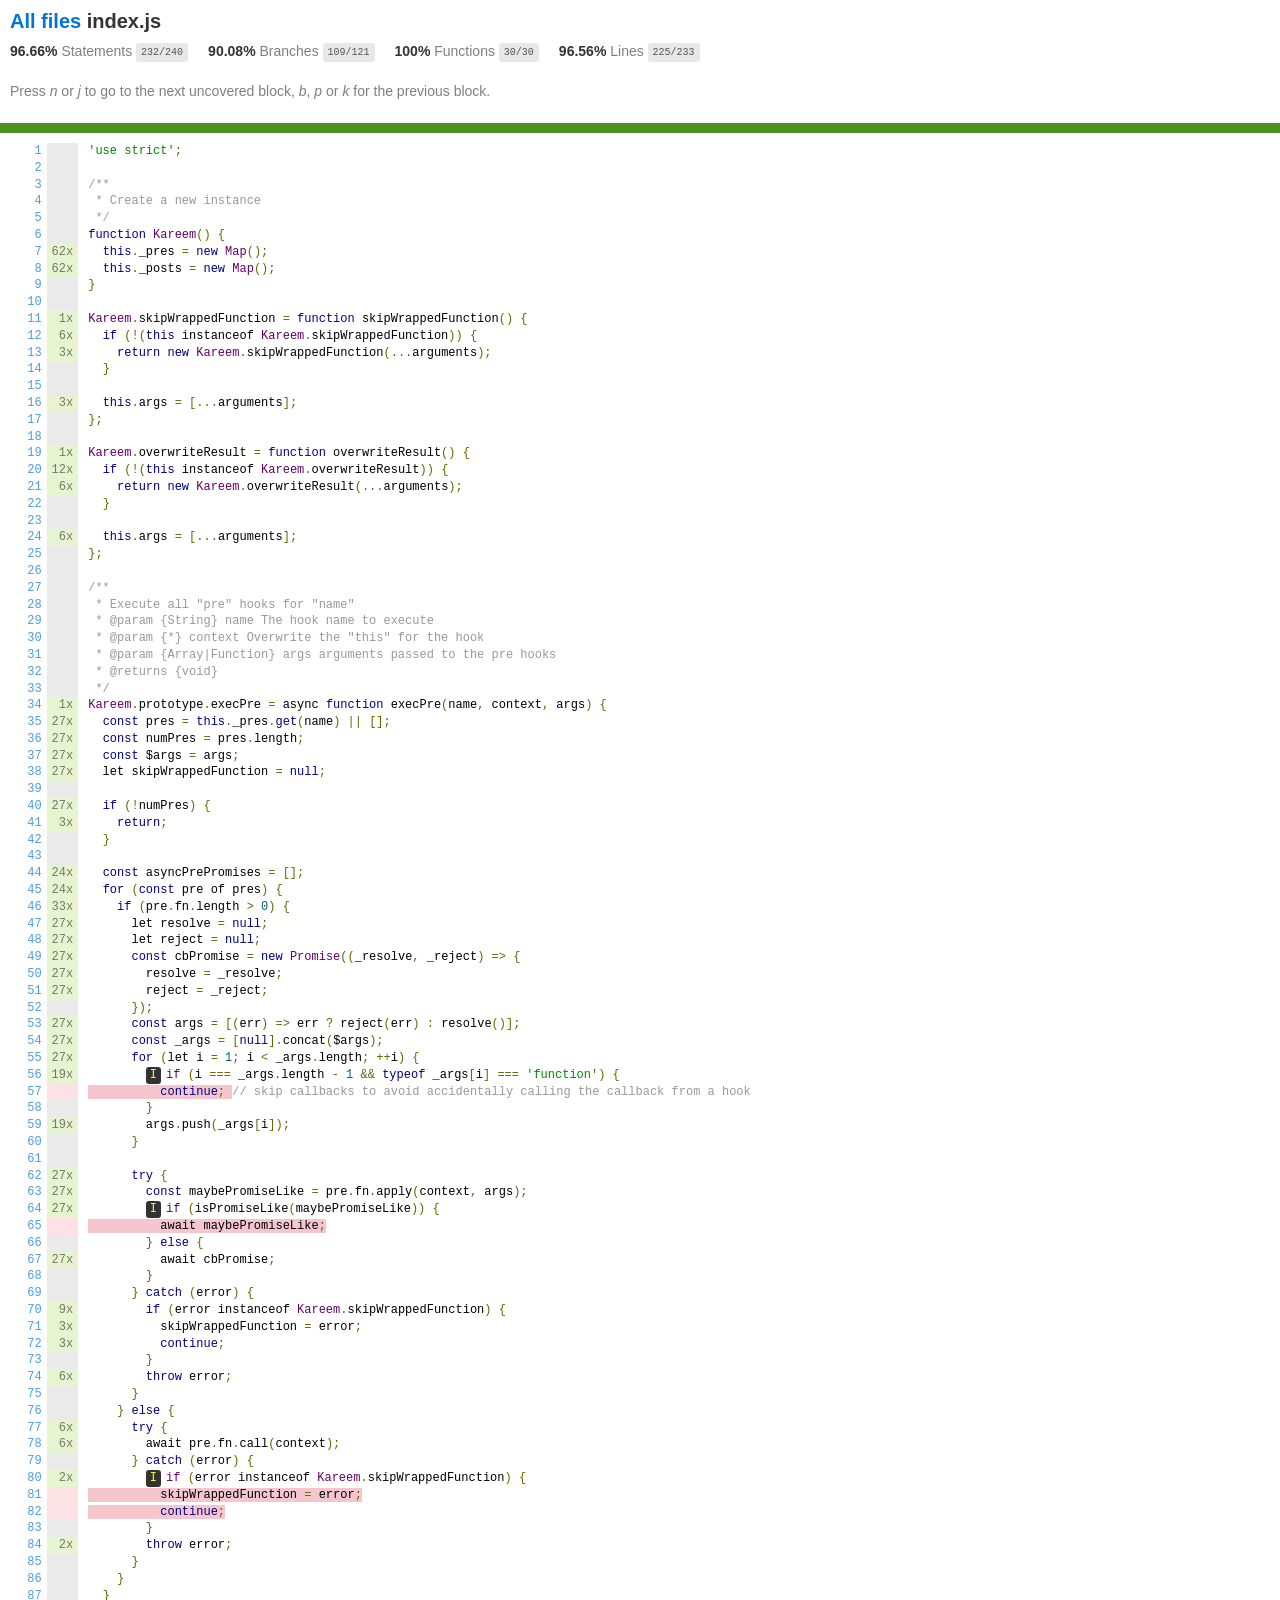
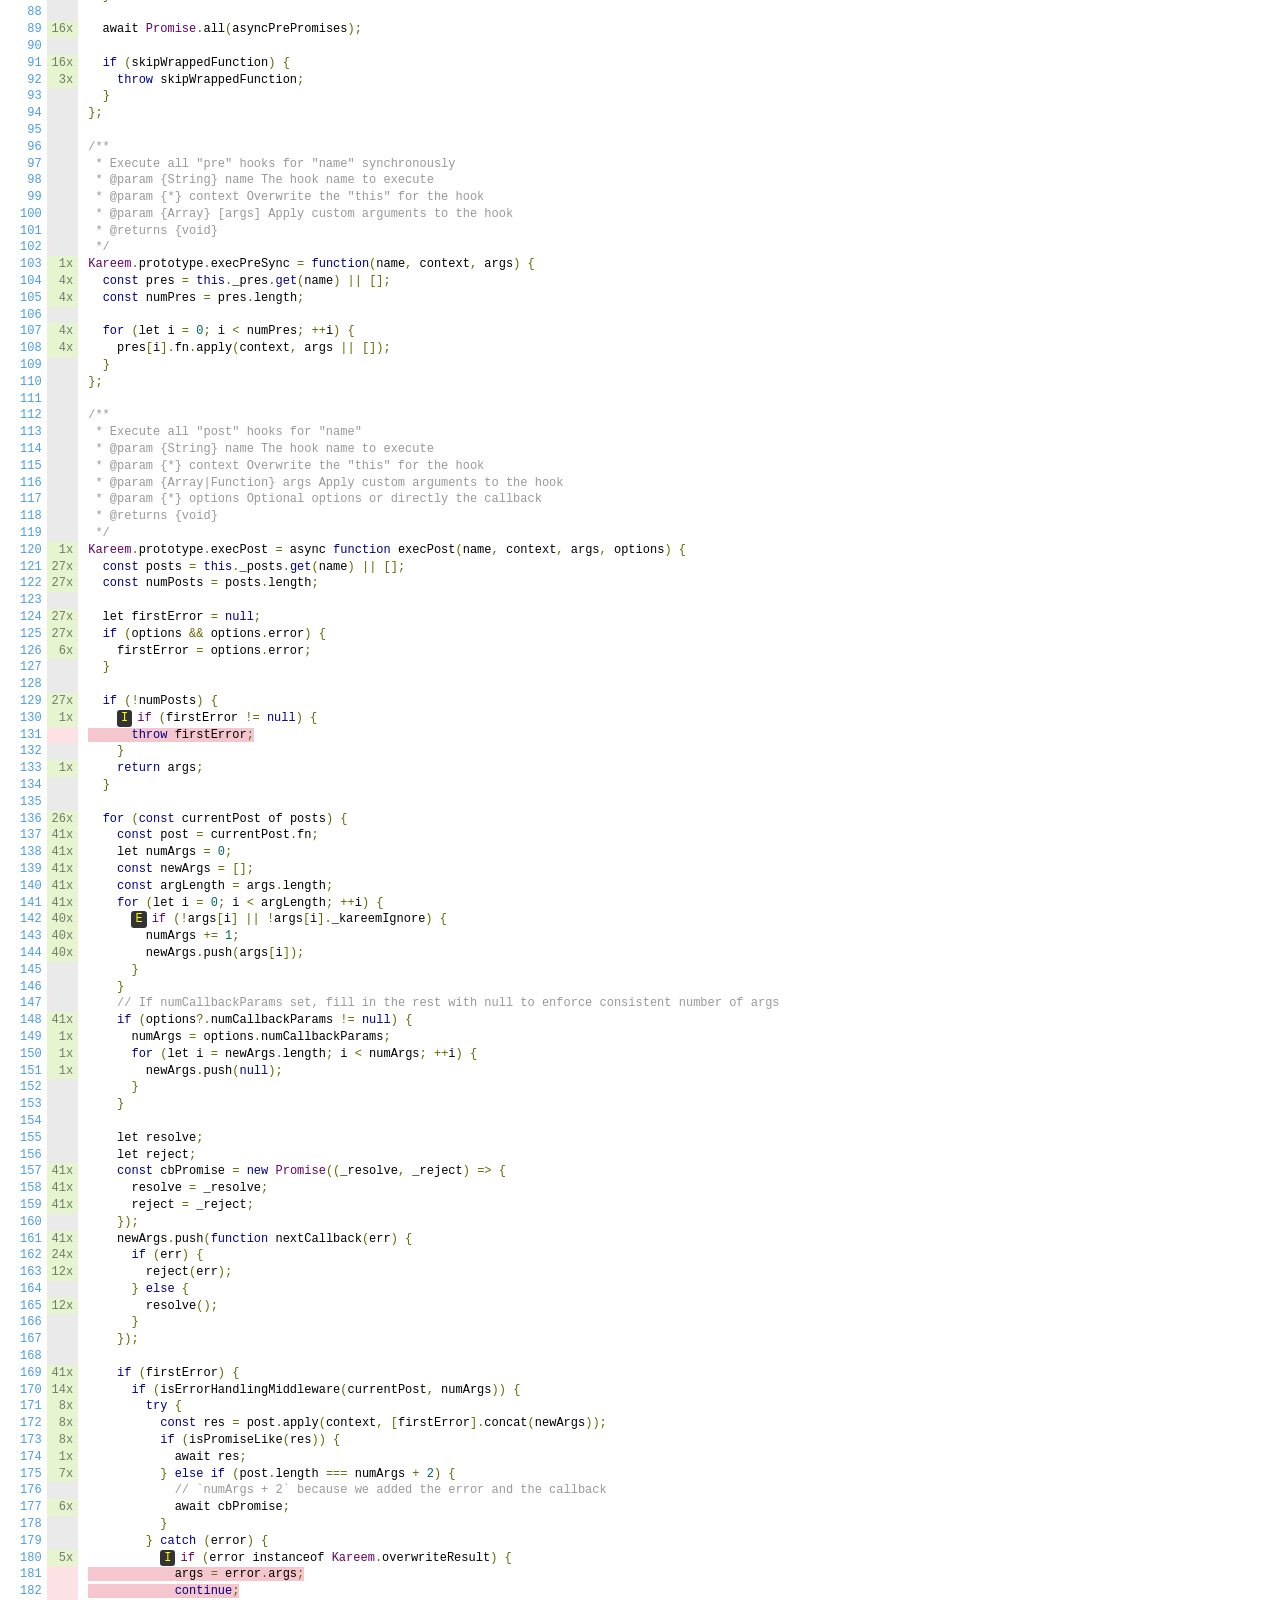
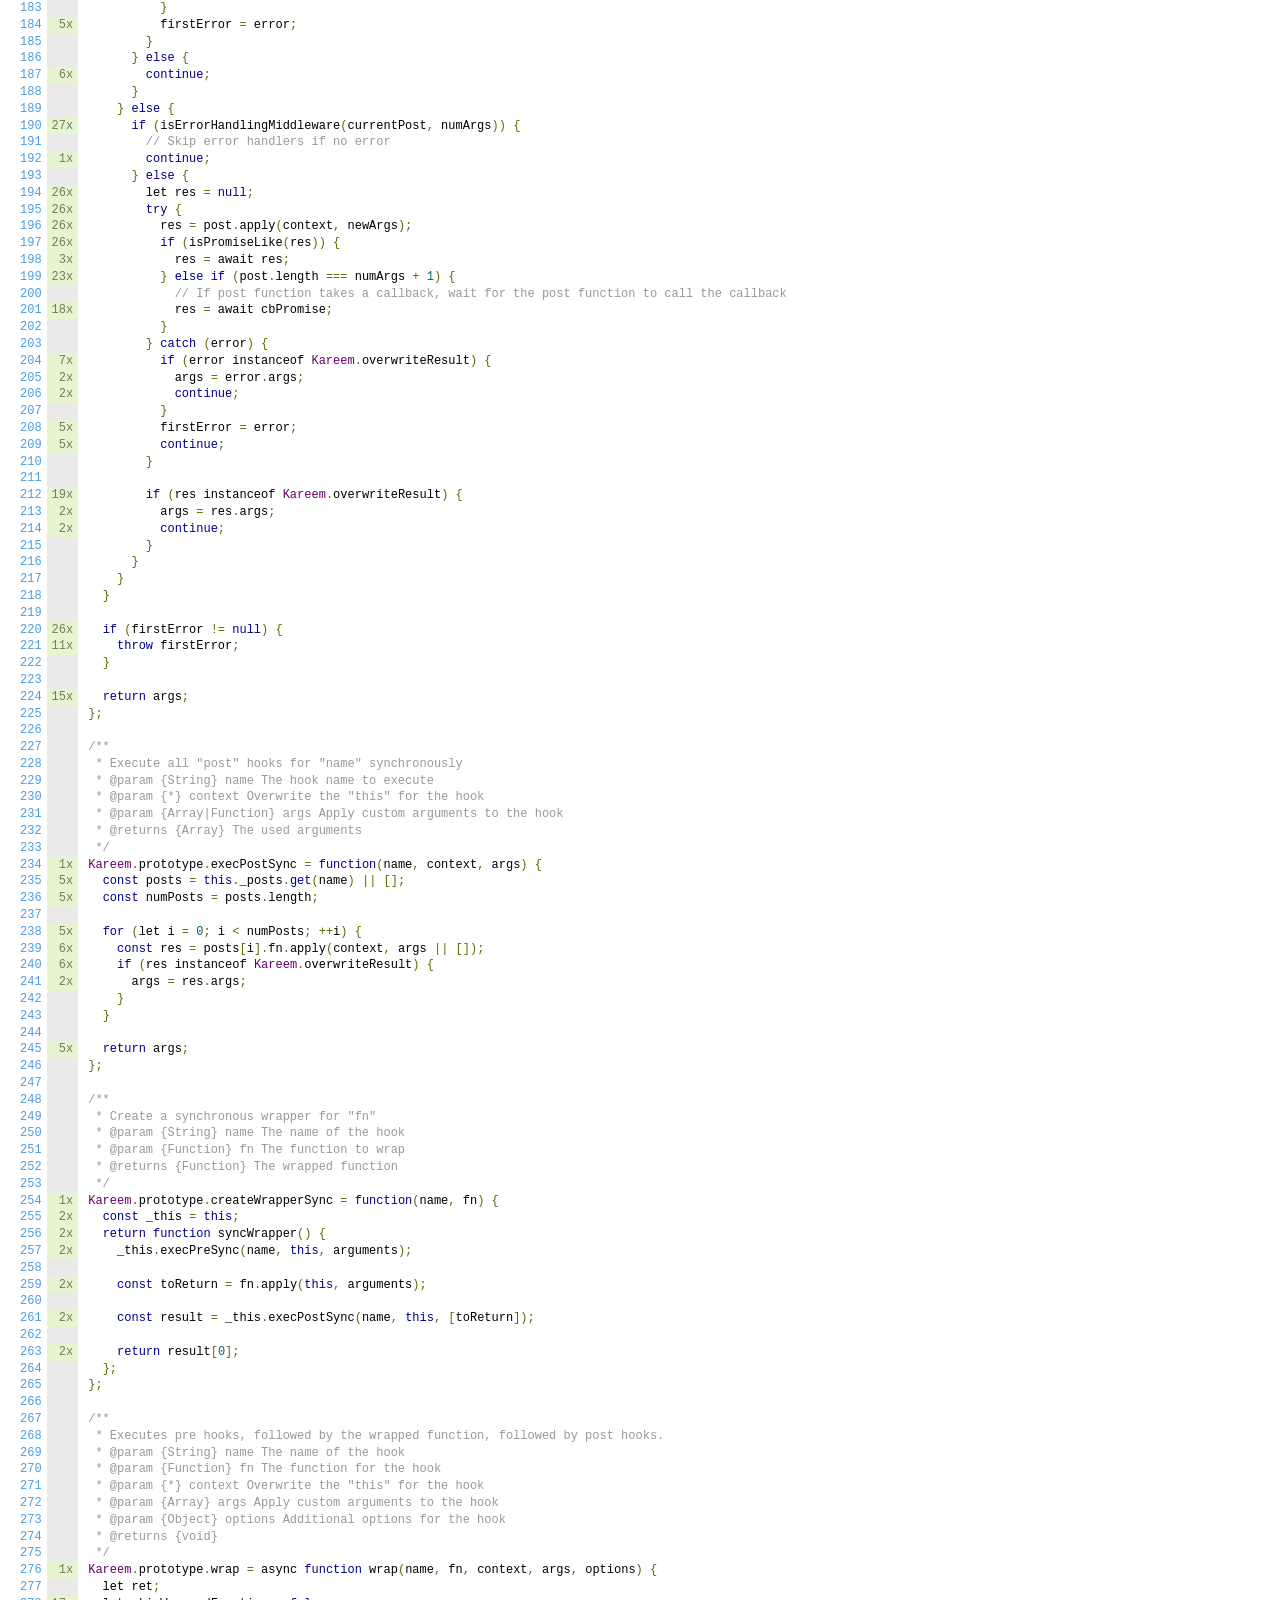
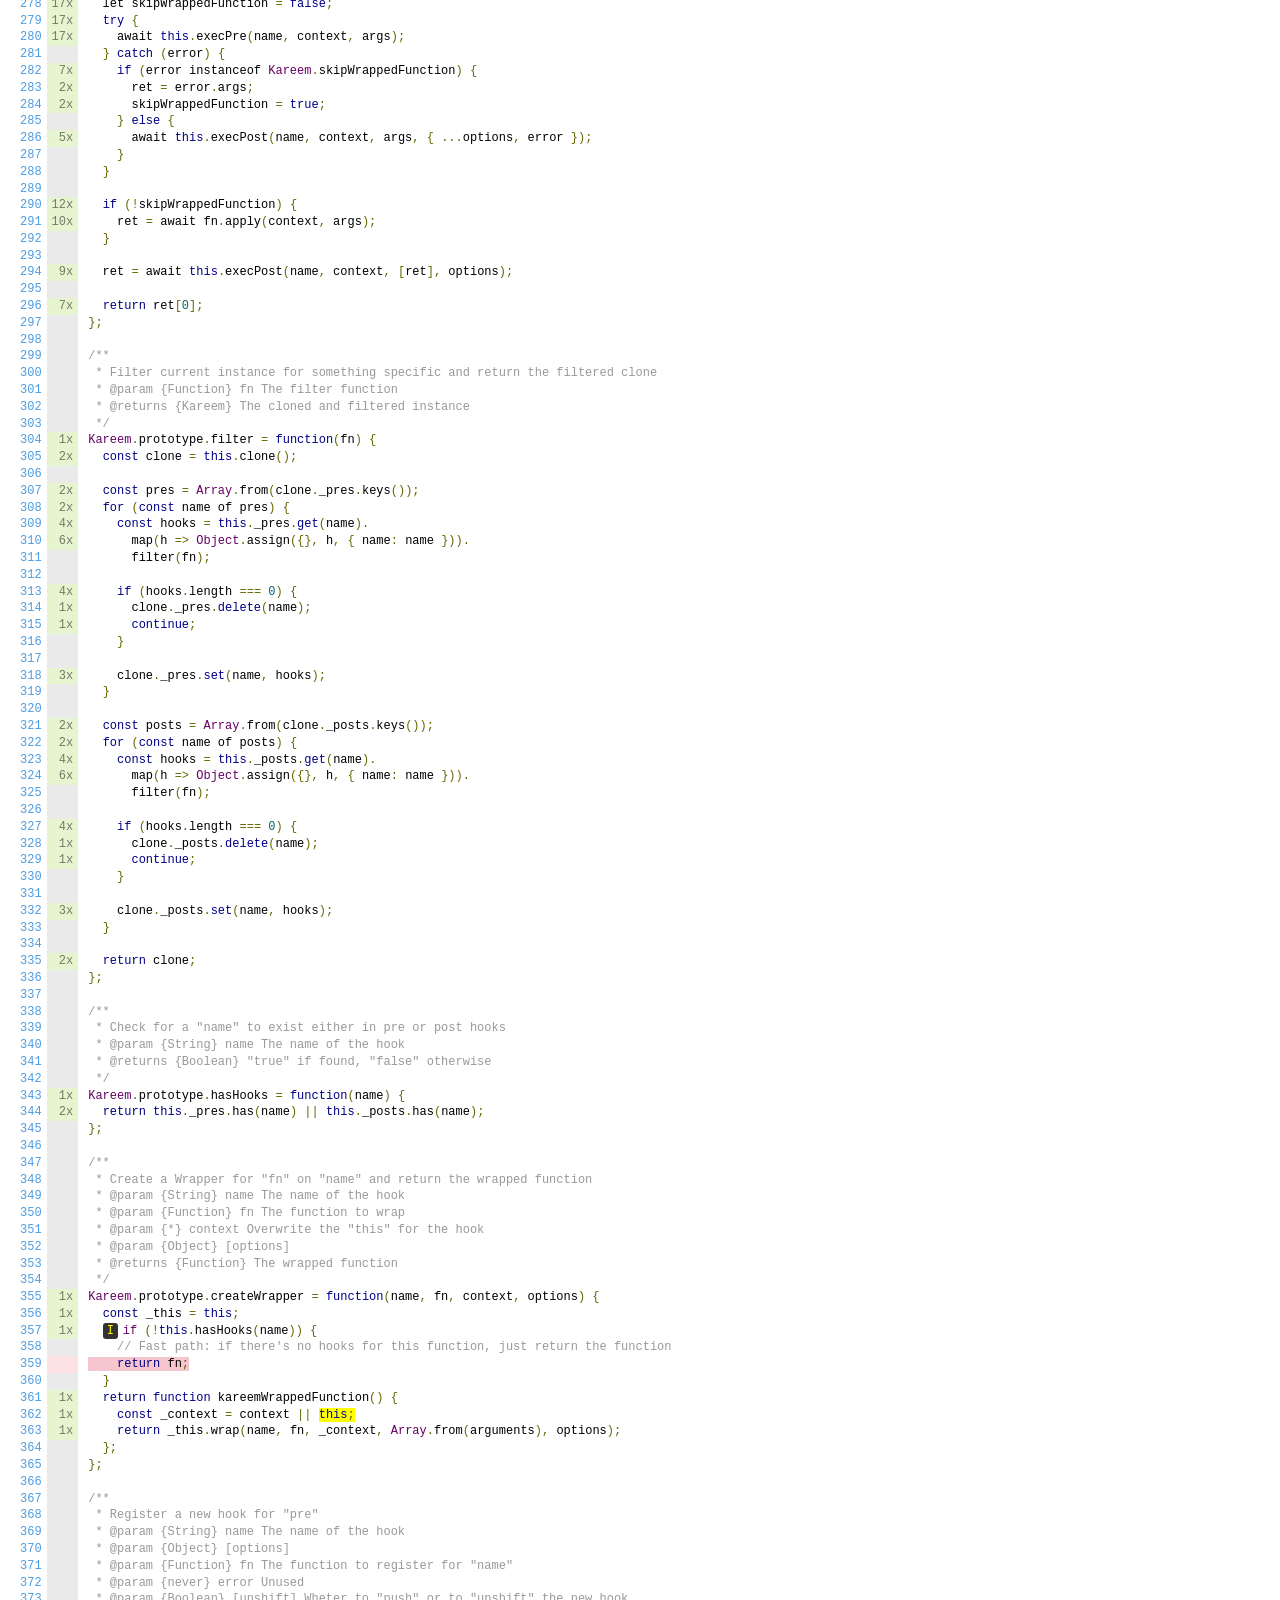
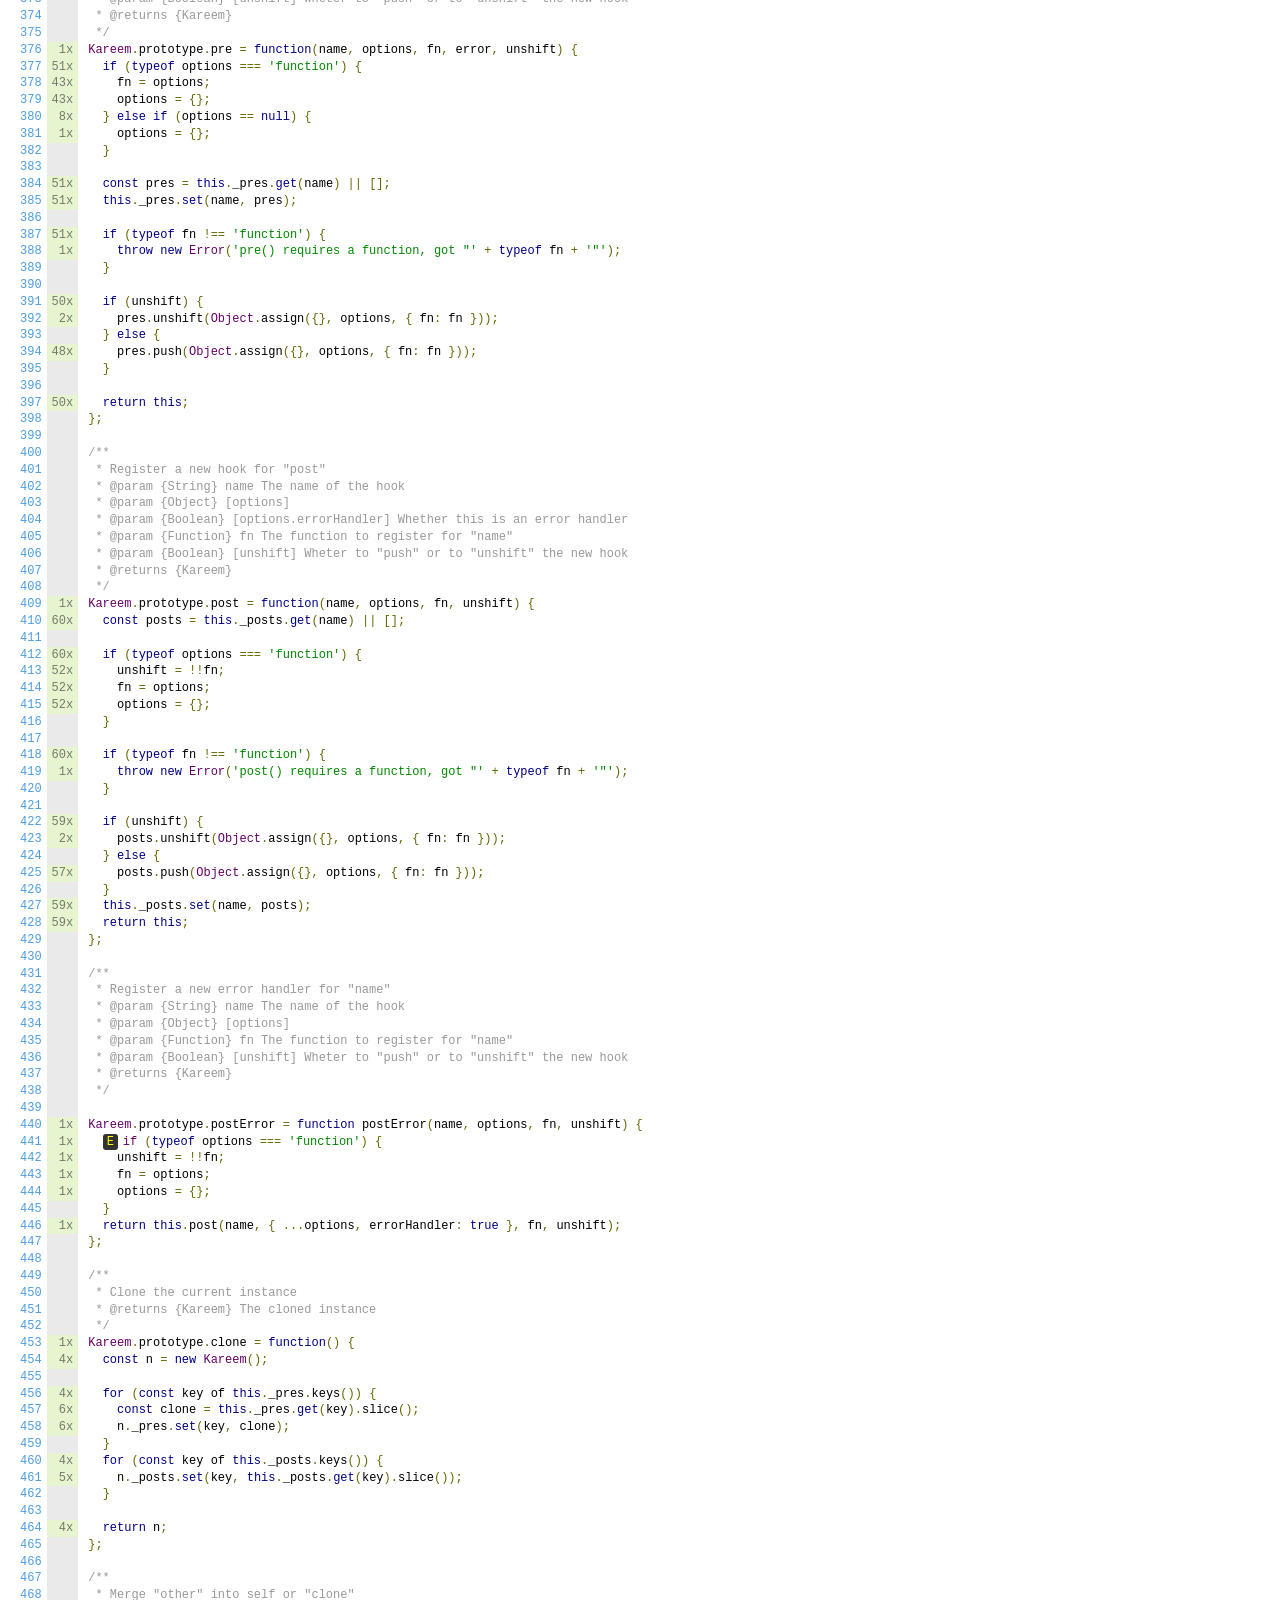
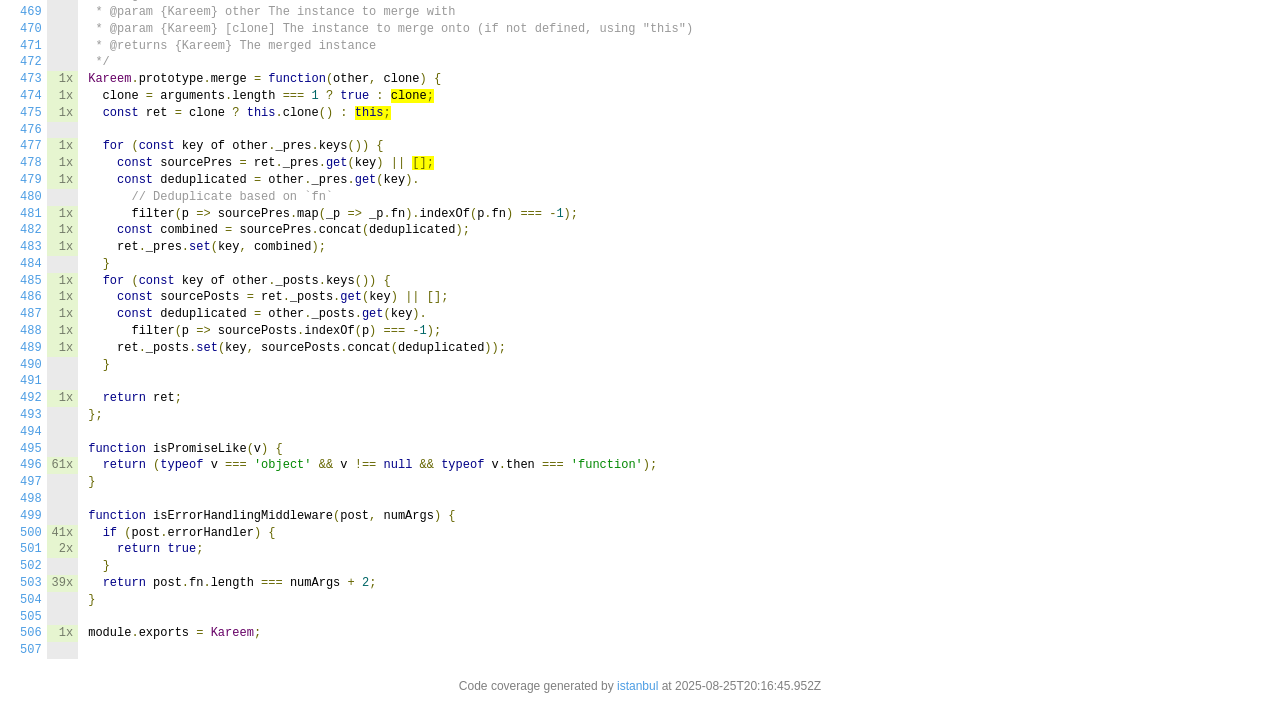
<file: node_modules/kareem/coverage/lcov-report/index.js.html>
<!doctype html>
<html lang="en">

<head>
    <title>Code coverage report for index.js</title>
    <meta charset="utf-8" />
    <link rel="stylesheet" href="prettify.css" />
    <link rel="stylesheet" href="base.css" />
    <link rel="shortcut icon" type="image/x-icon" href="favicon.png" />
    <meta name="viewport" content="width=device-width, initial-scale=1" />
    <style type='text/css'>
        .coverage-summary .sorter {
            background-image: url(sort-arrow-sprite.png);
        }
    </style>
</head>
    
<body>
<div class='wrapper'>
    <div class='pad1'>
        <h1><a href="index.html">All files</a> index.js</h1>
        <div class='clearfix'>
            
            <div class='fl pad1y space-right2'>
                <span class="strong">96.66% </span>
                <span class="quiet">Statements</span>
                <span class='fraction'>232/240</span>
            </div>
        
            
            <div class='fl pad1y space-right2'>
                <span class="strong">90.08% </span>
                <span class="quiet">Branches</span>
                <span class='fraction'>109/121</span>
            </div>
        
            
            <div class='fl pad1y space-right2'>
                <span class="strong">100% </span>
                <span class="quiet">Functions</span>
                <span class='fraction'>30/30</span>
            </div>
        
            
            <div class='fl pad1y space-right2'>
                <span class="strong">96.56% </span>
                <span class="quiet">Lines</span>
                <span class='fraction'>225/233</span>
            </div>
        
            
        </div>
        <p class="quiet">
            Press <em>n</em> or <em>j</em> to go to the next uncovered block, <em>b</em>, <em>p</em> or <em>k</em> for the previous block.
        </p>
        <template id="filterTemplate">
            <div class="quiet">
                Filter:
                <input type="search" id="fileSearch">
            </div>
        </template>
    </div>
    <div class='status-line high'></div>
    <pre><table class="coverage">
<tr><td class="line-count quiet"><a name='L1'></a><a href='#L1'>1</a>
<a name='L2'></a><a href='#L2'>2</a>
<a name='L3'></a><a href='#L3'>3</a>
<a name='L4'></a><a href='#L4'>4</a>
<a name='L5'></a><a href='#L5'>5</a>
<a name='L6'></a><a href='#L6'>6</a>
<a name='L7'></a><a href='#L7'>7</a>
<a name='L8'></a><a href='#L8'>8</a>
<a name='L9'></a><a href='#L9'>9</a>
<a name='L10'></a><a href='#L10'>10</a>
<a name='L11'></a><a href='#L11'>11</a>
<a name='L12'></a><a href='#L12'>12</a>
<a name='L13'></a><a href='#L13'>13</a>
<a name='L14'></a><a href='#L14'>14</a>
<a name='L15'></a><a href='#L15'>15</a>
<a name='L16'></a><a href='#L16'>16</a>
<a name='L17'></a><a href='#L17'>17</a>
<a name='L18'></a><a href='#L18'>18</a>
<a name='L19'></a><a href='#L19'>19</a>
<a name='L20'></a><a href='#L20'>20</a>
<a name='L21'></a><a href='#L21'>21</a>
<a name='L22'></a><a href='#L22'>22</a>
<a name='L23'></a><a href='#L23'>23</a>
<a name='L24'></a><a href='#L24'>24</a>
<a name='L25'></a><a href='#L25'>25</a>
<a name='L26'></a><a href='#L26'>26</a>
<a name='L27'></a><a href='#L27'>27</a>
<a name='L28'></a><a href='#L28'>28</a>
<a name='L29'></a><a href='#L29'>29</a>
<a name='L30'></a><a href='#L30'>30</a>
<a name='L31'></a><a href='#L31'>31</a>
<a name='L32'></a><a href='#L32'>32</a>
<a name='L33'></a><a href='#L33'>33</a>
<a name='L34'></a><a href='#L34'>34</a>
<a name='L35'></a><a href='#L35'>35</a>
<a name='L36'></a><a href='#L36'>36</a>
<a name='L37'></a><a href='#L37'>37</a>
<a name='L38'></a><a href='#L38'>38</a>
<a name='L39'></a><a href='#L39'>39</a>
<a name='L40'></a><a href='#L40'>40</a>
<a name='L41'></a><a href='#L41'>41</a>
<a name='L42'></a><a href='#L42'>42</a>
<a name='L43'></a><a href='#L43'>43</a>
<a name='L44'></a><a href='#L44'>44</a>
<a name='L45'></a><a href='#L45'>45</a>
<a name='L46'></a><a href='#L46'>46</a>
<a name='L47'></a><a href='#L47'>47</a>
<a name='L48'></a><a href='#L48'>48</a>
<a name='L49'></a><a href='#L49'>49</a>
<a name='L50'></a><a href='#L50'>50</a>
<a name='L51'></a><a href='#L51'>51</a>
<a name='L52'></a><a href='#L52'>52</a>
<a name='L53'></a><a href='#L53'>53</a>
<a name='L54'></a><a href='#L54'>54</a>
<a name='L55'></a><a href='#L55'>55</a>
<a name='L56'></a><a href='#L56'>56</a>
<a name='L57'></a><a href='#L57'>57</a>
<a name='L58'></a><a href='#L58'>58</a>
<a name='L59'></a><a href='#L59'>59</a>
<a name='L60'></a><a href='#L60'>60</a>
<a name='L61'></a><a href='#L61'>61</a>
<a name='L62'></a><a href='#L62'>62</a>
<a name='L63'></a><a href='#L63'>63</a>
<a name='L64'></a><a href='#L64'>64</a>
<a name='L65'></a><a href='#L65'>65</a>
<a name='L66'></a><a href='#L66'>66</a>
<a name='L67'></a><a href='#L67'>67</a>
<a name='L68'></a><a href='#L68'>68</a>
<a name='L69'></a><a href='#L69'>69</a>
<a name='L70'></a><a href='#L70'>70</a>
<a name='L71'></a><a href='#L71'>71</a>
<a name='L72'></a><a href='#L72'>72</a>
<a name='L73'></a><a href='#L73'>73</a>
<a name='L74'></a><a href='#L74'>74</a>
<a name='L75'></a><a href='#L75'>75</a>
<a name='L76'></a><a href='#L76'>76</a>
<a name='L77'></a><a href='#L77'>77</a>
<a name='L78'></a><a href='#L78'>78</a>
<a name='L79'></a><a href='#L79'>79</a>
<a name='L80'></a><a href='#L80'>80</a>
<a name='L81'></a><a href='#L81'>81</a>
<a name='L82'></a><a href='#L82'>82</a>
<a name='L83'></a><a href='#L83'>83</a>
<a name='L84'></a><a href='#L84'>84</a>
<a name='L85'></a><a href='#L85'>85</a>
<a name='L86'></a><a href='#L86'>86</a>
<a name='L87'></a><a href='#L87'>87</a>
<a name='L88'></a><a href='#L88'>88</a>
<a name='L89'></a><a href='#L89'>89</a>
<a name='L90'></a><a href='#L90'>90</a>
<a name='L91'></a><a href='#L91'>91</a>
<a name='L92'></a><a href='#L92'>92</a>
<a name='L93'></a><a href='#L93'>93</a>
<a name='L94'></a><a href='#L94'>94</a>
<a name='L95'></a><a href='#L95'>95</a>
<a name='L96'></a><a href='#L96'>96</a>
<a name='L97'></a><a href='#L97'>97</a>
<a name='L98'></a><a href='#L98'>98</a>
<a name='L99'></a><a href='#L99'>99</a>
<a name='L100'></a><a href='#L100'>100</a>
<a name='L101'></a><a href='#L101'>101</a>
<a name='L102'></a><a href='#L102'>102</a>
<a name='L103'></a><a href='#L103'>103</a>
<a name='L104'></a><a href='#L104'>104</a>
<a name='L105'></a><a href='#L105'>105</a>
<a name='L106'></a><a href='#L106'>106</a>
<a name='L107'></a><a href='#L107'>107</a>
<a name='L108'></a><a href='#L108'>108</a>
<a name='L109'></a><a href='#L109'>109</a>
<a name='L110'></a><a href='#L110'>110</a>
<a name='L111'></a><a href='#L111'>111</a>
<a name='L112'></a><a href='#L112'>112</a>
<a name='L113'></a><a href='#L113'>113</a>
<a name='L114'></a><a href='#L114'>114</a>
<a name='L115'></a><a href='#L115'>115</a>
<a name='L116'></a><a href='#L116'>116</a>
<a name='L117'></a><a href='#L117'>117</a>
<a name='L118'></a><a href='#L118'>118</a>
<a name='L119'></a><a href='#L119'>119</a>
<a name='L120'></a><a href='#L120'>120</a>
<a name='L121'></a><a href='#L121'>121</a>
<a name='L122'></a><a href='#L122'>122</a>
<a name='L123'></a><a href='#L123'>123</a>
<a name='L124'></a><a href='#L124'>124</a>
<a name='L125'></a><a href='#L125'>125</a>
<a name='L126'></a><a href='#L126'>126</a>
<a name='L127'></a><a href='#L127'>127</a>
<a name='L128'></a><a href='#L128'>128</a>
<a name='L129'></a><a href='#L129'>129</a>
<a name='L130'></a><a href='#L130'>130</a>
<a name='L131'></a><a href='#L131'>131</a>
<a name='L132'></a><a href='#L132'>132</a>
<a name='L133'></a><a href='#L133'>133</a>
<a name='L134'></a><a href='#L134'>134</a>
<a name='L135'></a><a href='#L135'>135</a>
<a name='L136'></a><a href='#L136'>136</a>
<a name='L137'></a><a href='#L137'>137</a>
<a name='L138'></a><a href='#L138'>138</a>
<a name='L139'></a><a href='#L139'>139</a>
<a name='L140'></a><a href='#L140'>140</a>
<a name='L141'></a><a href='#L141'>141</a>
<a name='L142'></a><a href='#L142'>142</a>
<a name='L143'></a><a href='#L143'>143</a>
<a name='L144'></a><a href='#L144'>144</a>
<a name='L145'></a><a href='#L145'>145</a>
<a name='L146'></a><a href='#L146'>146</a>
<a name='L147'></a><a href='#L147'>147</a>
<a name='L148'></a><a href='#L148'>148</a>
<a name='L149'></a><a href='#L149'>149</a>
<a name='L150'></a><a href='#L150'>150</a>
<a name='L151'></a><a href='#L151'>151</a>
<a name='L152'></a><a href='#L152'>152</a>
<a name='L153'></a><a href='#L153'>153</a>
<a name='L154'></a><a href='#L154'>154</a>
<a name='L155'></a><a href='#L155'>155</a>
<a name='L156'></a><a href='#L156'>156</a>
<a name='L157'></a><a href='#L157'>157</a>
<a name='L158'></a><a href='#L158'>158</a>
<a name='L159'></a><a href='#L159'>159</a>
<a name='L160'></a><a href='#L160'>160</a>
<a name='L161'></a><a href='#L161'>161</a>
<a name='L162'></a><a href='#L162'>162</a>
<a name='L163'></a><a href='#L163'>163</a>
<a name='L164'></a><a href='#L164'>164</a>
<a name='L165'></a><a href='#L165'>165</a>
<a name='L166'></a><a href='#L166'>166</a>
<a name='L167'></a><a href='#L167'>167</a>
<a name='L168'></a><a href='#L168'>168</a>
<a name='L169'></a><a href='#L169'>169</a>
<a name='L170'></a><a href='#L170'>170</a>
<a name='L171'></a><a href='#L171'>171</a>
<a name='L172'></a><a href='#L172'>172</a>
<a name='L173'></a><a href='#L173'>173</a>
<a name='L174'></a><a href='#L174'>174</a>
<a name='L175'></a><a href='#L175'>175</a>
<a name='L176'></a><a href='#L176'>176</a>
<a name='L177'></a><a href='#L177'>177</a>
<a name='L178'></a><a href='#L178'>178</a>
<a name='L179'></a><a href='#L179'>179</a>
<a name='L180'></a><a href='#L180'>180</a>
<a name='L181'></a><a href='#L181'>181</a>
<a name='L182'></a><a href='#L182'>182</a>
<a name='L183'></a><a href='#L183'>183</a>
<a name='L184'></a><a href='#L184'>184</a>
<a name='L185'></a><a href='#L185'>185</a>
<a name='L186'></a><a href='#L186'>186</a>
<a name='L187'></a><a href='#L187'>187</a>
<a name='L188'></a><a href='#L188'>188</a>
<a name='L189'></a><a href='#L189'>189</a>
<a name='L190'></a><a href='#L190'>190</a>
<a name='L191'></a><a href='#L191'>191</a>
<a name='L192'></a><a href='#L192'>192</a>
<a name='L193'></a><a href='#L193'>193</a>
<a name='L194'></a><a href='#L194'>194</a>
<a name='L195'></a><a href='#L195'>195</a>
<a name='L196'></a><a href='#L196'>196</a>
<a name='L197'></a><a href='#L197'>197</a>
<a name='L198'></a><a href='#L198'>198</a>
<a name='L199'></a><a href='#L199'>199</a>
<a name='L200'></a><a href='#L200'>200</a>
<a name='L201'></a><a href='#L201'>201</a>
<a name='L202'></a><a href='#L202'>202</a>
<a name='L203'></a><a href='#L203'>203</a>
<a name='L204'></a><a href='#L204'>204</a>
<a name='L205'></a><a href='#L205'>205</a>
<a name='L206'></a><a href='#L206'>206</a>
<a name='L207'></a><a href='#L207'>207</a>
<a name='L208'></a><a href='#L208'>208</a>
<a name='L209'></a><a href='#L209'>209</a>
<a name='L210'></a><a href='#L210'>210</a>
<a name='L211'></a><a href='#L211'>211</a>
<a name='L212'></a><a href='#L212'>212</a>
<a name='L213'></a><a href='#L213'>213</a>
<a name='L214'></a><a href='#L214'>214</a>
<a name='L215'></a><a href='#L215'>215</a>
<a name='L216'></a><a href='#L216'>216</a>
<a name='L217'></a><a href='#L217'>217</a>
<a name='L218'></a><a href='#L218'>218</a>
<a name='L219'></a><a href='#L219'>219</a>
<a name='L220'></a><a href='#L220'>220</a>
<a name='L221'></a><a href='#L221'>221</a>
<a name='L222'></a><a href='#L222'>222</a>
<a name='L223'></a><a href='#L223'>223</a>
<a name='L224'></a><a href='#L224'>224</a>
<a name='L225'></a><a href='#L225'>225</a>
<a name='L226'></a><a href='#L226'>226</a>
<a name='L227'></a><a href='#L227'>227</a>
<a name='L228'></a><a href='#L228'>228</a>
<a name='L229'></a><a href='#L229'>229</a>
<a name='L230'></a><a href='#L230'>230</a>
<a name='L231'></a><a href='#L231'>231</a>
<a name='L232'></a><a href='#L232'>232</a>
<a name='L233'></a><a href='#L233'>233</a>
<a name='L234'></a><a href='#L234'>234</a>
<a name='L235'></a><a href='#L235'>235</a>
<a name='L236'></a><a href='#L236'>236</a>
<a name='L237'></a><a href='#L237'>237</a>
<a name='L238'></a><a href='#L238'>238</a>
<a name='L239'></a><a href='#L239'>239</a>
<a name='L240'></a><a href='#L240'>240</a>
<a name='L241'></a><a href='#L241'>241</a>
<a name='L242'></a><a href='#L242'>242</a>
<a name='L243'></a><a href='#L243'>243</a>
<a name='L244'></a><a href='#L244'>244</a>
<a name='L245'></a><a href='#L245'>245</a>
<a name='L246'></a><a href='#L246'>246</a>
<a name='L247'></a><a href='#L247'>247</a>
<a name='L248'></a><a href='#L248'>248</a>
<a name='L249'></a><a href='#L249'>249</a>
<a name='L250'></a><a href='#L250'>250</a>
<a name='L251'></a><a href='#L251'>251</a>
<a name='L252'></a><a href='#L252'>252</a>
<a name='L253'></a><a href='#L253'>253</a>
<a name='L254'></a><a href='#L254'>254</a>
<a name='L255'></a><a href='#L255'>255</a>
<a name='L256'></a><a href='#L256'>256</a>
<a name='L257'></a><a href='#L257'>257</a>
<a name='L258'></a><a href='#L258'>258</a>
<a name='L259'></a><a href='#L259'>259</a>
<a name='L260'></a><a href='#L260'>260</a>
<a name='L261'></a><a href='#L261'>261</a>
<a name='L262'></a><a href='#L262'>262</a>
<a name='L263'></a><a href='#L263'>263</a>
<a name='L264'></a><a href='#L264'>264</a>
<a name='L265'></a><a href='#L265'>265</a>
<a name='L266'></a><a href='#L266'>266</a>
<a name='L267'></a><a href='#L267'>267</a>
<a name='L268'></a><a href='#L268'>268</a>
<a name='L269'></a><a href='#L269'>269</a>
<a name='L270'></a><a href='#L270'>270</a>
<a name='L271'></a><a href='#L271'>271</a>
<a name='L272'></a><a href='#L272'>272</a>
<a name='L273'></a><a href='#L273'>273</a>
<a name='L274'></a><a href='#L274'>274</a>
<a name='L275'></a><a href='#L275'>275</a>
<a name='L276'></a><a href='#L276'>276</a>
<a name='L277'></a><a href='#L277'>277</a>
<a name='L278'></a><a href='#L278'>278</a>
<a name='L279'></a><a href='#L279'>279</a>
<a name='L280'></a><a href='#L280'>280</a>
<a name='L281'></a><a href='#L281'>281</a>
<a name='L282'></a><a href='#L282'>282</a>
<a name='L283'></a><a href='#L283'>283</a>
<a name='L284'></a><a href='#L284'>284</a>
<a name='L285'></a><a href='#L285'>285</a>
<a name='L286'></a><a href='#L286'>286</a>
<a name='L287'></a><a href='#L287'>287</a>
<a name='L288'></a><a href='#L288'>288</a>
<a name='L289'></a><a href='#L289'>289</a>
<a name='L290'></a><a href='#L290'>290</a>
<a name='L291'></a><a href='#L291'>291</a>
<a name='L292'></a><a href='#L292'>292</a>
<a name='L293'></a><a href='#L293'>293</a>
<a name='L294'></a><a href='#L294'>294</a>
<a name='L295'></a><a href='#L295'>295</a>
<a name='L296'></a><a href='#L296'>296</a>
<a name='L297'></a><a href='#L297'>297</a>
<a name='L298'></a><a href='#L298'>298</a>
<a name='L299'></a><a href='#L299'>299</a>
<a name='L300'></a><a href='#L300'>300</a>
<a name='L301'></a><a href='#L301'>301</a>
<a name='L302'></a><a href='#L302'>302</a>
<a name='L303'></a><a href='#L303'>303</a>
<a name='L304'></a><a href='#L304'>304</a>
<a name='L305'></a><a href='#L305'>305</a>
<a name='L306'></a><a href='#L306'>306</a>
<a name='L307'></a><a href='#L307'>307</a>
<a name='L308'></a><a href='#L308'>308</a>
<a name='L309'></a><a href='#L309'>309</a>
<a name='L310'></a><a href='#L310'>310</a>
<a name='L311'></a><a href='#L311'>311</a>
<a name='L312'></a><a href='#L312'>312</a>
<a name='L313'></a><a href='#L313'>313</a>
<a name='L314'></a><a href='#L314'>314</a>
<a name='L315'></a><a href='#L315'>315</a>
<a name='L316'></a><a href='#L316'>316</a>
<a name='L317'></a><a href='#L317'>317</a>
<a name='L318'></a><a href='#L318'>318</a>
<a name='L319'></a><a href='#L319'>319</a>
<a name='L320'></a><a href='#L320'>320</a>
<a name='L321'></a><a href='#L321'>321</a>
<a name='L322'></a><a href='#L322'>322</a>
<a name='L323'></a><a href='#L323'>323</a>
<a name='L324'></a><a href='#L324'>324</a>
<a name='L325'></a><a href='#L325'>325</a>
<a name='L326'></a><a href='#L326'>326</a>
<a name='L327'></a><a href='#L327'>327</a>
<a name='L328'></a><a href='#L328'>328</a>
<a name='L329'></a><a href='#L329'>329</a>
<a name='L330'></a><a href='#L330'>330</a>
<a name='L331'></a><a href='#L331'>331</a>
<a name='L332'></a><a href='#L332'>332</a>
<a name='L333'></a><a href='#L333'>333</a>
<a name='L334'></a><a href='#L334'>334</a>
<a name='L335'></a><a href='#L335'>335</a>
<a name='L336'></a><a href='#L336'>336</a>
<a name='L337'></a><a href='#L337'>337</a>
<a name='L338'></a><a href='#L338'>338</a>
<a name='L339'></a><a href='#L339'>339</a>
<a name='L340'></a><a href='#L340'>340</a>
<a name='L341'></a><a href='#L341'>341</a>
<a name='L342'></a><a href='#L342'>342</a>
<a name='L343'></a><a href='#L343'>343</a>
<a name='L344'></a><a href='#L344'>344</a>
<a name='L345'></a><a href='#L345'>345</a>
<a name='L346'></a><a href='#L346'>346</a>
<a name='L347'></a><a href='#L347'>347</a>
<a name='L348'></a><a href='#L348'>348</a>
<a name='L349'></a><a href='#L349'>349</a>
<a name='L350'></a><a href='#L350'>350</a>
<a name='L351'></a><a href='#L351'>351</a>
<a name='L352'></a><a href='#L352'>352</a>
<a name='L353'></a><a href='#L353'>353</a>
<a name='L354'></a><a href='#L354'>354</a>
<a name='L355'></a><a href='#L355'>355</a>
<a name='L356'></a><a href='#L356'>356</a>
<a name='L357'></a><a href='#L357'>357</a>
<a name='L358'></a><a href='#L358'>358</a>
<a name='L359'></a><a href='#L359'>359</a>
<a name='L360'></a><a href='#L360'>360</a>
<a name='L361'></a><a href='#L361'>361</a>
<a name='L362'></a><a href='#L362'>362</a>
<a name='L363'></a><a href='#L363'>363</a>
<a name='L364'></a><a href='#L364'>364</a>
<a name='L365'></a><a href='#L365'>365</a>
<a name='L366'></a><a href='#L366'>366</a>
<a name='L367'></a><a href='#L367'>367</a>
<a name='L368'></a><a href='#L368'>368</a>
<a name='L369'></a><a href='#L369'>369</a>
<a name='L370'></a><a href='#L370'>370</a>
<a name='L371'></a><a href='#L371'>371</a>
<a name='L372'></a><a href='#L372'>372</a>
<a name='L373'></a><a href='#L373'>373</a>
<a name='L374'></a><a href='#L374'>374</a>
<a name='L375'></a><a href='#L375'>375</a>
<a name='L376'></a><a href='#L376'>376</a>
<a name='L377'></a><a href='#L377'>377</a>
<a name='L378'></a><a href='#L378'>378</a>
<a name='L379'></a><a href='#L379'>379</a>
<a name='L380'></a><a href='#L380'>380</a>
<a name='L381'></a><a href='#L381'>381</a>
<a name='L382'></a><a href='#L382'>382</a>
<a name='L383'></a><a href='#L383'>383</a>
<a name='L384'></a><a href='#L384'>384</a>
<a name='L385'></a><a href='#L385'>385</a>
<a name='L386'></a><a href='#L386'>386</a>
<a name='L387'></a><a href='#L387'>387</a>
<a name='L388'></a><a href='#L388'>388</a>
<a name='L389'></a><a href='#L389'>389</a>
<a name='L390'></a><a href='#L390'>390</a>
<a name='L391'></a><a href='#L391'>391</a>
<a name='L392'></a><a href='#L392'>392</a>
<a name='L393'></a><a href='#L393'>393</a>
<a name='L394'></a><a href='#L394'>394</a>
<a name='L395'></a><a href='#L395'>395</a>
<a name='L396'></a><a href='#L396'>396</a>
<a name='L397'></a><a href='#L397'>397</a>
<a name='L398'></a><a href='#L398'>398</a>
<a name='L399'></a><a href='#L399'>399</a>
<a name='L400'></a><a href='#L400'>400</a>
<a name='L401'></a><a href='#L401'>401</a>
<a name='L402'></a><a href='#L402'>402</a>
<a name='L403'></a><a href='#L403'>403</a>
<a name='L404'></a><a href='#L404'>404</a>
<a name='L405'></a><a href='#L405'>405</a>
<a name='L406'></a><a href='#L406'>406</a>
<a name='L407'></a><a href='#L407'>407</a>
<a name='L408'></a><a href='#L408'>408</a>
<a name='L409'></a><a href='#L409'>409</a>
<a name='L410'></a><a href='#L410'>410</a>
<a name='L411'></a><a href='#L411'>411</a>
<a name='L412'></a><a href='#L412'>412</a>
<a name='L413'></a><a href='#L413'>413</a>
<a name='L414'></a><a href='#L414'>414</a>
<a name='L415'></a><a href='#L415'>415</a>
<a name='L416'></a><a href='#L416'>416</a>
<a name='L417'></a><a href='#L417'>417</a>
<a name='L418'></a><a href='#L418'>418</a>
<a name='L419'></a><a href='#L419'>419</a>
<a name='L420'></a><a href='#L420'>420</a>
<a name='L421'></a><a href='#L421'>421</a>
<a name='L422'></a><a href='#L422'>422</a>
<a name='L423'></a><a href='#L423'>423</a>
<a name='L424'></a><a href='#L424'>424</a>
<a name='L425'></a><a href='#L425'>425</a>
<a name='L426'></a><a href='#L426'>426</a>
<a name='L427'></a><a href='#L427'>427</a>
<a name='L428'></a><a href='#L428'>428</a>
<a name='L429'></a><a href='#L429'>429</a>
<a name='L430'></a><a href='#L430'>430</a>
<a name='L431'></a><a href='#L431'>431</a>
<a name='L432'></a><a href='#L432'>432</a>
<a name='L433'></a><a href='#L433'>433</a>
<a name='L434'></a><a href='#L434'>434</a>
<a name='L435'></a><a href='#L435'>435</a>
<a name='L436'></a><a href='#L436'>436</a>
<a name='L437'></a><a href='#L437'>437</a>
<a name='L438'></a><a href='#L438'>438</a>
<a name='L439'></a><a href='#L439'>439</a>
<a name='L440'></a><a href='#L440'>440</a>
<a name='L441'></a><a href='#L441'>441</a>
<a name='L442'></a><a href='#L442'>442</a>
<a name='L443'></a><a href='#L443'>443</a>
<a name='L444'></a><a href='#L444'>444</a>
<a name='L445'></a><a href='#L445'>445</a>
<a name='L446'></a><a href='#L446'>446</a>
<a name='L447'></a><a href='#L447'>447</a>
<a name='L448'></a><a href='#L448'>448</a>
<a name='L449'></a><a href='#L449'>449</a>
<a name='L450'></a><a href='#L450'>450</a>
<a name='L451'></a><a href='#L451'>451</a>
<a name='L452'></a><a href='#L452'>452</a>
<a name='L453'></a><a href='#L453'>453</a>
<a name='L454'></a><a href='#L454'>454</a>
<a name='L455'></a><a href='#L455'>455</a>
<a name='L456'></a><a href='#L456'>456</a>
<a name='L457'></a><a href='#L457'>457</a>
<a name='L458'></a><a href='#L458'>458</a>
<a name='L459'></a><a href='#L459'>459</a>
<a name='L460'></a><a href='#L460'>460</a>
<a name='L461'></a><a href='#L461'>461</a>
<a name='L462'></a><a href='#L462'>462</a>
<a name='L463'></a><a href='#L463'>463</a>
<a name='L464'></a><a href='#L464'>464</a>
<a name='L465'></a><a href='#L465'>465</a>
<a name='L466'></a><a href='#L466'>466</a>
<a name='L467'></a><a href='#L467'>467</a>
<a name='L468'></a><a href='#L468'>468</a>
<a name='L469'></a><a href='#L469'>469</a>
<a name='L470'></a><a href='#L470'>470</a>
<a name='L471'></a><a href='#L471'>471</a>
<a name='L472'></a><a href='#L472'>472</a>
<a name='L473'></a><a href='#L473'>473</a>
<a name='L474'></a><a href='#L474'>474</a>
<a name='L475'></a><a href='#L475'>475</a>
<a name='L476'></a><a href='#L476'>476</a>
<a name='L477'></a><a href='#L477'>477</a>
<a name='L478'></a><a href='#L478'>478</a>
<a name='L479'></a><a href='#L479'>479</a>
<a name='L480'></a><a href='#L480'>480</a>
<a name='L481'></a><a href='#L481'>481</a>
<a name='L482'></a><a href='#L482'>482</a>
<a name='L483'></a><a href='#L483'>483</a>
<a name='L484'></a><a href='#L484'>484</a>
<a name='L485'></a><a href='#L485'>485</a>
<a name='L486'></a><a href='#L486'>486</a>
<a name='L487'></a><a href='#L487'>487</a>
<a name='L488'></a><a href='#L488'>488</a>
<a name='L489'></a><a href='#L489'>489</a>
<a name='L490'></a><a href='#L490'>490</a>
<a name='L491'></a><a href='#L491'>491</a>
<a name='L492'></a><a href='#L492'>492</a>
<a name='L493'></a><a href='#L493'>493</a>
<a name='L494'></a><a href='#L494'>494</a>
<a name='L495'></a><a href='#L495'>495</a>
<a name='L496'></a><a href='#L496'>496</a>
<a name='L497'></a><a href='#L497'>497</a>
<a name='L498'></a><a href='#L498'>498</a>
<a name='L499'></a><a href='#L499'>499</a>
<a name='L500'></a><a href='#L500'>500</a>
<a name='L501'></a><a href='#L501'>501</a>
<a name='L502'></a><a href='#L502'>502</a>
<a name='L503'></a><a href='#L503'>503</a>
<a name='L504'></a><a href='#L504'>504</a>
<a name='L505'></a><a href='#L505'>505</a>
<a name='L506'></a><a href='#L506'>506</a>
<a name='L507'></a><a href='#L507'>507</a></td><td class="line-coverage quiet"><span class="cline-any cline-neutral">&nbsp;</span>
<span class="cline-any cline-neutral">&nbsp;</span>
<span class="cline-any cline-neutral">&nbsp;</span>
<span class="cline-any cline-neutral">&nbsp;</span>
<span class="cline-any cline-neutral">&nbsp;</span>
<span class="cline-any cline-neutral">&nbsp;</span>
<span class="cline-any cline-yes">62x</span>
<span class="cline-any cline-yes">62x</span>
<span class="cline-any cline-neutral">&nbsp;</span>
<span class="cline-any cline-neutral">&nbsp;</span>
<span class="cline-any cline-yes">1x</span>
<span class="cline-any cline-yes">6x</span>
<span class="cline-any cline-yes">3x</span>
<span class="cline-any cline-neutral">&nbsp;</span>
<span class="cline-any cline-neutral">&nbsp;</span>
<span class="cline-any cline-yes">3x</span>
<span class="cline-any cline-neutral">&nbsp;</span>
<span class="cline-any cline-neutral">&nbsp;</span>
<span class="cline-any cline-yes">1x</span>
<span class="cline-any cline-yes">12x</span>
<span class="cline-any cline-yes">6x</span>
<span class="cline-any cline-neutral">&nbsp;</span>
<span class="cline-any cline-neutral">&nbsp;</span>
<span class="cline-any cline-yes">6x</span>
<span class="cline-any cline-neutral">&nbsp;</span>
<span class="cline-any cline-neutral">&nbsp;</span>
<span class="cline-any cline-neutral">&nbsp;</span>
<span class="cline-any cline-neutral">&nbsp;</span>
<span class="cline-any cline-neutral">&nbsp;</span>
<span class="cline-any cline-neutral">&nbsp;</span>
<span class="cline-any cline-neutral">&nbsp;</span>
<span class="cline-any cline-neutral">&nbsp;</span>
<span class="cline-any cline-neutral">&nbsp;</span>
<span class="cline-any cline-yes">1x</span>
<span class="cline-any cline-yes">27x</span>
<span class="cline-any cline-yes">27x</span>
<span class="cline-any cline-yes">27x</span>
<span class="cline-any cline-yes">27x</span>
<span class="cline-any cline-neutral">&nbsp;</span>
<span class="cline-any cline-yes">27x</span>
<span class="cline-any cline-yes">3x</span>
<span class="cline-any cline-neutral">&nbsp;</span>
<span class="cline-any cline-neutral">&nbsp;</span>
<span class="cline-any cline-yes">24x</span>
<span class="cline-any cline-yes">24x</span>
<span class="cline-any cline-yes">33x</span>
<span class="cline-any cline-yes">27x</span>
<span class="cline-any cline-yes">27x</span>
<span class="cline-any cline-yes">27x</span>
<span class="cline-any cline-yes">27x</span>
<span class="cline-any cline-yes">27x</span>
<span class="cline-any cline-neutral">&nbsp;</span>
<span class="cline-any cline-yes">27x</span>
<span class="cline-any cline-yes">27x</span>
<span class="cline-any cline-yes">27x</span>
<span class="cline-any cline-yes">19x</span>
<span class="cline-any cline-no">&nbsp;</span>
<span class="cline-any cline-neutral">&nbsp;</span>
<span class="cline-any cline-yes">19x</span>
<span class="cline-any cline-neutral">&nbsp;</span>
<span class="cline-any cline-neutral">&nbsp;</span>
<span class="cline-any cline-yes">27x</span>
<span class="cline-any cline-yes">27x</span>
<span class="cline-any cline-yes">27x</span>
<span class="cline-any cline-no">&nbsp;</span>
<span class="cline-any cline-neutral">&nbsp;</span>
<span class="cline-any cline-yes">27x</span>
<span class="cline-any cline-neutral">&nbsp;</span>
<span class="cline-any cline-neutral">&nbsp;</span>
<span class="cline-any cline-yes">9x</span>
<span class="cline-any cline-yes">3x</span>
<span class="cline-any cline-yes">3x</span>
<span class="cline-any cline-neutral">&nbsp;</span>
<span class="cline-any cline-yes">6x</span>
<span class="cline-any cline-neutral">&nbsp;</span>
<span class="cline-any cline-neutral">&nbsp;</span>
<span class="cline-any cline-yes">6x</span>
<span class="cline-any cline-yes">6x</span>
<span class="cline-any cline-neutral">&nbsp;</span>
<span class="cline-any cline-yes">2x</span>
<span class="cline-any cline-no">&nbsp;</span>
<span class="cline-any cline-no">&nbsp;</span>
<span class="cline-any cline-neutral">&nbsp;</span>
<span class="cline-any cline-yes">2x</span>
<span class="cline-any cline-neutral">&nbsp;</span>
<span class="cline-any cline-neutral">&nbsp;</span>
<span class="cline-any cline-neutral">&nbsp;</span>
<span class="cline-any cline-neutral">&nbsp;</span>
<span class="cline-any cline-yes">16x</span>
<span class="cline-any cline-neutral">&nbsp;</span>
<span class="cline-any cline-yes">16x</span>
<span class="cline-any cline-yes">3x</span>
<span class="cline-any cline-neutral">&nbsp;</span>
<span class="cline-any cline-neutral">&nbsp;</span>
<span class="cline-any cline-neutral">&nbsp;</span>
<span class="cline-any cline-neutral">&nbsp;</span>
<span class="cline-any cline-neutral">&nbsp;</span>
<span class="cline-any cline-neutral">&nbsp;</span>
<span class="cline-any cline-neutral">&nbsp;</span>
<span class="cline-any cline-neutral">&nbsp;</span>
<span class="cline-any cline-neutral">&nbsp;</span>
<span class="cline-any cline-neutral">&nbsp;</span>
<span class="cline-any cline-yes">1x</span>
<span class="cline-any cline-yes">4x</span>
<span class="cline-any cline-yes">4x</span>
<span class="cline-any cline-neutral">&nbsp;</span>
<span class="cline-any cline-yes">4x</span>
<span class="cline-any cline-yes">4x</span>
<span class="cline-any cline-neutral">&nbsp;</span>
<span class="cline-any cline-neutral">&nbsp;</span>
<span class="cline-any cline-neutral">&nbsp;</span>
<span class="cline-any cline-neutral">&nbsp;</span>
<span class="cline-any cline-neutral">&nbsp;</span>
<span class="cline-any cline-neutral">&nbsp;</span>
<span class="cline-any cline-neutral">&nbsp;</span>
<span class="cline-any cline-neutral">&nbsp;</span>
<span class="cline-any cline-neutral">&nbsp;</span>
<span class="cline-any cline-neutral">&nbsp;</span>
<span class="cline-any cline-neutral">&nbsp;</span>
<span class="cline-any cline-yes">1x</span>
<span class="cline-any cline-yes">27x</span>
<span class="cline-any cline-yes">27x</span>
<span class="cline-any cline-neutral">&nbsp;</span>
<span class="cline-any cline-yes">27x</span>
<span class="cline-any cline-yes">27x</span>
<span class="cline-any cline-yes">6x</span>
<span class="cline-any cline-neutral">&nbsp;</span>
<span class="cline-any cline-neutral">&nbsp;</span>
<span class="cline-any cline-yes">27x</span>
<span class="cline-any cline-yes">1x</span>
<span class="cline-any cline-no">&nbsp;</span>
<span class="cline-any cline-neutral">&nbsp;</span>
<span class="cline-any cline-yes">1x</span>
<span class="cline-any cline-neutral">&nbsp;</span>
<span class="cline-any cline-neutral">&nbsp;</span>
<span class="cline-any cline-yes">26x</span>
<span class="cline-any cline-yes">41x</span>
<span class="cline-any cline-yes">41x</span>
<span class="cline-any cline-yes">41x</span>
<span class="cline-any cline-yes">41x</span>
<span class="cline-any cline-yes">41x</span>
<span class="cline-any cline-yes">40x</span>
<span class="cline-any cline-yes">40x</span>
<span class="cline-any cline-yes">40x</span>
<span class="cline-any cline-neutral">&nbsp;</span>
<span class="cline-any cline-neutral">&nbsp;</span>
<span class="cline-any cline-neutral">&nbsp;</span>
<span class="cline-any cline-yes">41x</span>
<span class="cline-any cline-yes">1x</span>
<span class="cline-any cline-yes">1x</span>
<span class="cline-any cline-yes">1x</span>
<span class="cline-any cline-neutral">&nbsp;</span>
<span class="cline-any cline-neutral">&nbsp;</span>
<span class="cline-any cline-neutral">&nbsp;</span>
<span class="cline-any cline-neutral">&nbsp;</span>
<span class="cline-any cline-neutral">&nbsp;</span>
<span class="cline-any cline-yes">41x</span>
<span class="cline-any cline-yes">41x</span>
<span class="cline-any cline-yes">41x</span>
<span class="cline-any cline-neutral">&nbsp;</span>
<span class="cline-any cline-yes">41x</span>
<span class="cline-any cline-yes">24x</span>
<span class="cline-any cline-yes">12x</span>
<span class="cline-any cline-neutral">&nbsp;</span>
<span class="cline-any cline-yes">12x</span>
<span class="cline-any cline-neutral">&nbsp;</span>
<span class="cline-any cline-neutral">&nbsp;</span>
<span class="cline-any cline-neutral">&nbsp;</span>
<span class="cline-any cline-yes">41x</span>
<span class="cline-any cline-yes">14x</span>
<span class="cline-any cline-yes">8x</span>
<span class="cline-any cline-yes">8x</span>
<span class="cline-any cline-yes">8x</span>
<span class="cline-any cline-yes">1x</span>
<span class="cline-any cline-yes">7x</span>
<span class="cline-any cline-neutral">&nbsp;</span>
<span class="cline-any cline-yes">6x</span>
<span class="cline-any cline-neutral">&nbsp;</span>
<span class="cline-any cline-neutral">&nbsp;</span>
<span class="cline-any cline-yes">5x</span>
<span class="cline-any cline-no">&nbsp;</span>
<span class="cline-any cline-no">&nbsp;</span>
<span class="cline-any cline-neutral">&nbsp;</span>
<span class="cline-any cline-yes">5x</span>
<span class="cline-any cline-neutral">&nbsp;</span>
<span class="cline-any cline-neutral">&nbsp;</span>
<span class="cline-any cline-yes">6x</span>
<span class="cline-any cline-neutral">&nbsp;</span>
<span class="cline-any cline-neutral">&nbsp;</span>
<span class="cline-any cline-yes">27x</span>
<span class="cline-any cline-neutral">&nbsp;</span>
<span class="cline-any cline-yes">1x</span>
<span class="cline-any cline-neutral">&nbsp;</span>
<span class="cline-any cline-yes">26x</span>
<span class="cline-any cline-yes">26x</span>
<span class="cline-any cline-yes">26x</span>
<span class="cline-any cline-yes">26x</span>
<span class="cline-any cline-yes">3x</span>
<span class="cline-any cline-yes">23x</span>
<span class="cline-any cline-neutral">&nbsp;</span>
<span class="cline-any cline-yes">18x</span>
<span class="cline-any cline-neutral">&nbsp;</span>
<span class="cline-any cline-neutral">&nbsp;</span>
<span class="cline-any cline-yes">7x</span>
<span class="cline-any cline-yes">2x</span>
<span class="cline-any cline-yes">2x</span>
<span class="cline-any cline-neutral">&nbsp;</span>
<span class="cline-any cline-yes">5x</span>
<span class="cline-any cline-yes">5x</span>
<span class="cline-any cline-neutral">&nbsp;</span>
<span class="cline-any cline-neutral">&nbsp;</span>
<span class="cline-any cline-yes">19x</span>
<span class="cline-any cline-yes">2x</span>
<span class="cline-any cline-yes">2x</span>
<span class="cline-any cline-neutral">&nbsp;</span>
<span class="cline-any cline-neutral">&nbsp;</span>
<span class="cline-any cline-neutral">&nbsp;</span>
<span class="cline-any cline-neutral">&nbsp;</span>
<span class="cline-any cline-neutral">&nbsp;</span>
<span class="cline-any cline-yes">26x</span>
<span class="cline-any cline-yes">11x</span>
<span class="cline-any cline-neutral">&nbsp;</span>
<span class="cline-any cline-neutral">&nbsp;</span>
<span class="cline-any cline-yes">15x</span>
<span class="cline-any cline-neutral">&nbsp;</span>
<span class="cline-any cline-neutral">&nbsp;</span>
<span class="cline-any cline-neutral">&nbsp;</span>
<span class="cline-any cline-neutral">&nbsp;</span>
<span class="cline-any cline-neutral">&nbsp;</span>
<span class="cline-any cline-neutral">&nbsp;</span>
<span class="cline-any cline-neutral">&nbsp;</span>
<span class="cline-any cline-neutral">&nbsp;</span>
<span class="cline-any cline-neutral">&nbsp;</span>
<span class="cline-any cline-yes">1x</span>
<span class="cline-any cline-yes">5x</span>
<span class="cline-any cline-yes">5x</span>
<span class="cline-any cline-neutral">&nbsp;</span>
<span class="cline-any cline-yes">5x</span>
<span class="cline-any cline-yes">6x</span>
<span class="cline-any cline-yes">6x</span>
<span class="cline-any cline-yes">2x</span>
<span class="cline-any cline-neutral">&nbsp;</span>
<span class="cline-any cline-neutral">&nbsp;</span>
<span class="cline-any cline-neutral">&nbsp;</span>
<span class="cline-any cline-yes">5x</span>
<span class="cline-any cline-neutral">&nbsp;</span>
<span class="cline-any cline-neutral">&nbsp;</span>
<span class="cline-any cline-neutral">&nbsp;</span>
<span class="cline-any cline-neutral">&nbsp;</span>
<span class="cline-any cline-neutral">&nbsp;</span>
<span class="cline-any cline-neutral">&nbsp;</span>
<span class="cline-any cline-neutral">&nbsp;</span>
<span class="cline-any cline-neutral">&nbsp;</span>
<span class="cline-any cline-yes">1x</span>
<span class="cline-any cline-yes">2x</span>
<span class="cline-any cline-yes">2x</span>
<span class="cline-any cline-yes">2x</span>
<span class="cline-any cline-neutral">&nbsp;</span>
<span class="cline-any cline-yes">2x</span>
<span class="cline-any cline-neutral">&nbsp;</span>
<span class="cline-any cline-yes">2x</span>
<span class="cline-any cline-neutral">&nbsp;</span>
<span class="cline-any cline-yes">2x</span>
<span class="cline-any cline-neutral">&nbsp;</span>
<span class="cline-any cline-neutral">&nbsp;</span>
<span class="cline-any cline-neutral">&nbsp;</span>
<span class="cline-any cline-neutral">&nbsp;</span>
<span class="cline-any cline-neutral">&nbsp;</span>
<span class="cline-any cline-neutral">&nbsp;</span>
<span class="cline-any cline-neutral">&nbsp;</span>
<span class="cline-any cline-neutral">&nbsp;</span>
<span class="cline-any cline-neutral">&nbsp;</span>
<span class="cline-any cline-neutral">&nbsp;</span>
<span class="cline-any cline-neutral">&nbsp;</span>
<span class="cline-any cline-neutral">&nbsp;</span>
<span class="cline-any cline-yes">1x</span>
<span class="cline-any cline-neutral">&nbsp;</span>
<span class="cline-any cline-yes">17x</span>
<span class="cline-any cline-yes">17x</span>
<span class="cline-any cline-yes">17x</span>
<span class="cline-any cline-neutral">&nbsp;</span>
<span class="cline-any cline-yes">7x</span>
<span class="cline-any cline-yes">2x</span>
<span class="cline-any cline-yes">2x</span>
<span class="cline-any cline-neutral">&nbsp;</span>
<span class="cline-any cline-yes">5x</span>
<span class="cline-any cline-neutral">&nbsp;</span>
<span class="cline-any cline-neutral">&nbsp;</span>
<span class="cline-any cline-neutral">&nbsp;</span>
<span class="cline-any cline-yes">12x</span>
<span class="cline-any cline-yes">10x</span>
<span class="cline-any cline-neutral">&nbsp;</span>
<span class="cline-any cline-neutral">&nbsp;</span>
<span class="cline-any cline-yes">9x</span>
<span class="cline-any cline-neutral">&nbsp;</span>
<span class="cline-any cline-yes">7x</span>
<span class="cline-any cline-neutral">&nbsp;</span>
<span class="cline-any cline-neutral">&nbsp;</span>
<span class="cline-any cline-neutral">&nbsp;</span>
<span class="cline-any cline-neutral">&nbsp;</span>
<span class="cline-any cline-neutral">&nbsp;</span>
<span class="cline-any cline-neutral">&nbsp;</span>
<span class="cline-any cline-neutral">&nbsp;</span>
<span class="cline-any cline-yes">1x</span>
<span class="cline-any cline-yes">2x</span>
<span class="cline-any cline-neutral">&nbsp;</span>
<span class="cline-any cline-yes">2x</span>
<span class="cline-any cline-yes">2x</span>
<span class="cline-any cline-yes">4x</span>
<span class="cline-any cline-yes">6x</span>
<span class="cline-any cline-neutral">&nbsp;</span>
<span class="cline-any cline-neutral">&nbsp;</span>
<span class="cline-any cline-yes">4x</span>
<span class="cline-any cline-yes">1x</span>
<span class="cline-any cline-yes">1x</span>
<span class="cline-any cline-neutral">&nbsp;</span>
<span class="cline-any cline-neutral">&nbsp;</span>
<span class="cline-any cline-yes">3x</span>
<span class="cline-any cline-neutral">&nbsp;</span>
<span class="cline-any cline-neutral">&nbsp;</span>
<span class="cline-any cline-yes">2x</span>
<span class="cline-any cline-yes">2x</span>
<span class="cline-any cline-yes">4x</span>
<span class="cline-any cline-yes">6x</span>
<span class="cline-any cline-neutral">&nbsp;</span>
<span class="cline-any cline-neutral">&nbsp;</span>
<span class="cline-any cline-yes">4x</span>
<span class="cline-any cline-yes">1x</span>
<span class="cline-any cline-yes">1x</span>
<span class="cline-any cline-neutral">&nbsp;</span>
<span class="cline-any cline-neutral">&nbsp;</span>
<span class="cline-any cline-yes">3x</span>
<span class="cline-any cline-neutral">&nbsp;</span>
<span class="cline-any cline-neutral">&nbsp;</span>
<span class="cline-any cline-yes">2x</span>
<span class="cline-any cline-neutral">&nbsp;</span>
<span class="cline-any cline-neutral">&nbsp;</span>
<span class="cline-any cline-neutral">&nbsp;</span>
<span class="cline-any cline-neutral">&nbsp;</span>
<span class="cline-any cline-neutral">&nbsp;</span>
<span class="cline-any cline-neutral">&nbsp;</span>
<span class="cline-any cline-neutral">&nbsp;</span>
<span class="cline-any cline-yes">1x</span>
<span class="cline-any cline-yes">2x</span>
<span class="cline-any cline-neutral">&nbsp;</span>
<span class="cline-any cline-neutral">&nbsp;</span>
<span class="cline-any cline-neutral">&nbsp;</span>
<span class="cline-any cline-neutral">&nbsp;</span>
<span class="cline-any cline-neutral">&nbsp;</span>
<span class="cline-any cline-neutral">&nbsp;</span>
<span class="cline-any cline-neutral">&nbsp;</span>
<span class="cline-any cline-neutral">&nbsp;</span>
<span class="cline-any cline-neutral">&nbsp;</span>
<span class="cline-any cline-neutral">&nbsp;</span>
<span class="cline-any cline-yes">1x</span>
<span class="cline-any cline-yes">1x</span>
<span class="cline-any cline-yes">1x</span>
<span class="cline-any cline-neutral">&nbsp;</span>
<span class="cline-any cline-no">&nbsp;</span>
<span class="cline-any cline-neutral">&nbsp;</span>
<span class="cline-any cline-yes">1x</span>
<span class="cline-any cline-yes">1x</span>
<span class="cline-any cline-yes">1x</span>
<span class="cline-any cline-neutral">&nbsp;</span>
<span class="cline-any cline-neutral">&nbsp;</span>
<span class="cline-any cline-neutral">&nbsp;</span>
<span class="cline-any cline-neutral">&nbsp;</span>
<span class="cline-any cline-neutral">&nbsp;</span>
<span class="cline-any cline-neutral">&nbsp;</span>
<span class="cline-any cline-neutral">&nbsp;</span>
<span class="cline-any cline-neutral">&nbsp;</span>
<span class="cline-any cline-neutral">&nbsp;</span>
<span class="cline-any cline-neutral">&nbsp;</span>
<span class="cline-any cline-neutral">&nbsp;</span>
<span class="cline-any cline-neutral">&nbsp;</span>
<span class="cline-any cline-yes">1x</span>
<span class="cline-any cline-yes">51x</span>
<span class="cline-any cline-yes">43x</span>
<span class="cline-any cline-yes">43x</span>
<span class="cline-any cline-yes">8x</span>
<span class="cline-any cline-yes">1x</span>
<span class="cline-any cline-neutral">&nbsp;</span>
<span class="cline-any cline-neutral">&nbsp;</span>
<span class="cline-any cline-yes">51x</span>
<span class="cline-any cline-yes">51x</span>
<span class="cline-any cline-neutral">&nbsp;</span>
<span class="cline-any cline-yes">51x</span>
<span class="cline-any cline-yes">1x</span>
<span class="cline-any cline-neutral">&nbsp;</span>
<span class="cline-any cline-neutral">&nbsp;</span>
<span class="cline-any cline-yes">50x</span>
<span class="cline-any cline-yes">2x</span>
<span class="cline-any cline-neutral">&nbsp;</span>
<span class="cline-any cline-yes">48x</span>
<span class="cline-any cline-neutral">&nbsp;</span>
<span class="cline-any cline-neutral">&nbsp;</span>
<span class="cline-any cline-yes">50x</span>
<span class="cline-any cline-neutral">&nbsp;</span>
<span class="cline-any cline-neutral">&nbsp;</span>
<span class="cline-any cline-neutral">&nbsp;</span>
<span class="cline-any cline-neutral">&nbsp;</span>
<span class="cline-any cline-neutral">&nbsp;</span>
<span class="cline-any cline-neutral">&nbsp;</span>
<span class="cline-any cline-neutral">&nbsp;</span>
<span class="cline-any cline-neutral">&nbsp;</span>
<span class="cline-any cline-neutral">&nbsp;</span>
<span class="cline-any cline-neutral">&nbsp;</span>
<span class="cline-any cline-neutral">&nbsp;</span>
<span class="cline-any cline-yes">1x</span>
<span class="cline-any cline-yes">60x</span>
<span class="cline-any cline-neutral">&nbsp;</span>
<span class="cline-any cline-yes">60x</span>
<span class="cline-any cline-yes">52x</span>
<span class="cline-any cline-yes">52x</span>
<span class="cline-any cline-yes">52x</span>
<span class="cline-any cline-neutral">&nbsp;</span>
<span class="cline-any cline-neutral">&nbsp;</span>
<span class="cline-any cline-yes">60x</span>
<span class="cline-any cline-yes">1x</span>
<span class="cline-any cline-neutral">&nbsp;</span>
<span class="cline-any cline-neutral">&nbsp;</span>
<span class="cline-any cline-yes">59x</span>
<span class="cline-any cline-yes">2x</span>
<span class="cline-any cline-neutral">&nbsp;</span>
<span class="cline-any cline-yes">57x</span>
<span class="cline-any cline-neutral">&nbsp;</span>
<span class="cline-any cline-yes">59x</span>
<span class="cline-any cline-yes">59x</span>
<span class="cline-any cline-neutral">&nbsp;</span>
<span class="cline-any cline-neutral">&nbsp;</span>
<span class="cline-any cline-neutral">&nbsp;</span>
<span class="cline-any cline-neutral">&nbsp;</span>
<span class="cline-any cline-neutral">&nbsp;</span>
<span class="cline-any cline-neutral">&nbsp;</span>
<span class="cline-any cline-neutral">&nbsp;</span>
<span class="cline-any cline-neutral">&nbsp;</span>
<span class="cline-any cline-neutral">&nbsp;</span>
<span class="cline-any cline-neutral">&nbsp;</span>
<span class="cline-any cline-neutral">&nbsp;</span>
<span class="cline-any cline-yes">1x</span>
<span class="cline-any cline-yes">1x</span>
<span class="cline-any cline-yes">1x</span>
<span class="cline-any cline-yes">1x</span>
<span class="cline-any cline-yes">1x</span>
<span class="cline-any cline-neutral">&nbsp;</span>
<span class="cline-any cline-yes">1x</span>
<span class="cline-any cline-neutral">&nbsp;</span>
<span class="cline-any cline-neutral">&nbsp;</span>
<span class="cline-any cline-neutral">&nbsp;</span>
<span class="cline-any cline-neutral">&nbsp;</span>
<span class="cline-any cline-neutral">&nbsp;</span>
<span class="cline-any cline-neutral">&nbsp;</span>
<span class="cline-any cline-yes">1x</span>
<span class="cline-any cline-yes">4x</span>
<span class="cline-any cline-neutral">&nbsp;</span>
<span class="cline-any cline-yes">4x</span>
<span class="cline-any cline-yes">6x</span>
<span class="cline-any cline-yes">6x</span>
<span class="cline-any cline-neutral">&nbsp;</span>
<span class="cline-any cline-yes">4x</span>
<span class="cline-any cline-yes">5x</span>
<span class="cline-any cline-neutral">&nbsp;</span>
<span class="cline-any cline-neutral">&nbsp;</span>
<span class="cline-any cline-yes">4x</span>
<span class="cline-any cline-neutral">&nbsp;</span>
<span class="cline-any cline-neutral">&nbsp;</span>
<span class="cline-any cline-neutral">&nbsp;</span>
<span class="cline-any cline-neutral">&nbsp;</span>
<span class="cline-any cline-neutral">&nbsp;</span>
<span class="cline-any cline-neutral">&nbsp;</span>
<span class="cline-any cline-neutral">&nbsp;</span>
<span class="cline-any cline-neutral">&nbsp;</span>
<span class="cline-any cline-yes">1x</span>
<span class="cline-any cline-yes">1x</span>
<span class="cline-any cline-yes">1x</span>
<span class="cline-any cline-neutral">&nbsp;</span>
<span class="cline-any cline-yes">1x</span>
<span class="cline-any cline-yes">1x</span>
<span class="cline-any cline-yes">1x</span>
<span class="cline-any cline-neutral">&nbsp;</span>
<span class="cline-any cline-yes">1x</span>
<span class="cline-any cline-yes">1x</span>
<span class="cline-any cline-yes">1x</span>
<span class="cline-any cline-neutral">&nbsp;</span>
<span class="cline-any cline-yes">1x</span>
<span class="cline-any cline-yes">1x</span>
<span class="cline-any cline-yes">1x</span>
<span class="cline-any cline-yes">1x</span>
<span class="cline-any cline-yes">1x</span>
<span class="cline-any cline-neutral">&nbsp;</span>
<span class="cline-any cline-neutral">&nbsp;</span>
<span class="cline-any cline-yes">1x</span>
<span class="cline-any cline-neutral">&nbsp;</span>
<span class="cline-any cline-neutral">&nbsp;</span>
<span class="cline-any cline-neutral">&nbsp;</span>
<span class="cline-any cline-yes">61x</span>
<span class="cline-any cline-neutral">&nbsp;</span>
<span class="cline-any cline-neutral">&nbsp;</span>
<span class="cline-any cline-neutral">&nbsp;</span>
<span class="cline-any cline-yes">41x</span>
<span class="cline-any cline-yes">2x</span>
<span class="cline-any cline-neutral">&nbsp;</span>
<span class="cline-any cline-yes">39x</span>
<span class="cline-any cline-neutral">&nbsp;</span>
<span class="cline-any cline-neutral">&nbsp;</span>
<span class="cline-any cline-yes">1x</span>
<span class="cline-any cline-neutral">&nbsp;</span></td><td class="text"><pre class="prettyprint lang-js">'use strict';
&nbsp;
/**
 * Create a new instance
 */
function Kareem() {
  this._pres = new Map();
  this._posts = new Map();
}
&nbsp;
Kareem.skipWrappedFunction = function skipWrappedFunction() {
  if (!(this instanceof Kareem.skipWrappedFunction)) {
    return new Kareem.skipWrappedFunction(...arguments);
  }
&nbsp;
  this.args = [...arguments];
};
&nbsp;
Kareem.overwriteResult = function overwriteResult() {
  if (!(this instanceof Kareem.overwriteResult)) {
    return new Kareem.overwriteResult(...arguments);
  }
&nbsp;
  this.args = [...arguments];
};
&nbsp;
/**
 * Execute all "pre" hooks for "name"
 * @param {String} name The hook name to execute
 * @param {*} context Overwrite the "this" for the hook
 * @param {Array|Function} args arguments passed to the pre hooks
 * @returns {void}
 */
Kareem.prototype.execPre = async function execPre(name, context, args) {
  const pres = this._pres.get(name) || [];
  const numPres = pres.length;
  const $args = args;
  let skipWrappedFunction = null;
&nbsp;
  if (!numPres) {
    return;
  }
&nbsp;
  const asyncPrePromises = [];
  for (const pre of pres) {
    if (pre.fn.length &gt; 0) {
      let resolve = null;
      let reject = null;
      const cbPromise = new Promise((_resolve, _reject) =&gt; {
        resolve = _resolve;
        reject = _reject;
      });
      const args = [(err) =&gt; err ? reject(err) : resolve()];
      const _args = [null].concat($args);
      for (let i = 1; i &lt; _args.length; ++i) {
        <span class="missing-if-branch" title="if path not taken" >I</span>if (i === _args.length - 1 &amp;&amp; typeof _args[i] === 'function') {
<span class="cstat-no" title="statement not covered" >          continue; </span>// skip callbacks to avoid accidentally calling the callback from a hook
        }
        args.push(_args[i]);
      }
&nbsp;
      try {
        const maybePromiseLike = pre.fn.apply(context, args);
        <span class="missing-if-branch" title="if path not taken" >I</span>if (isPromiseLike(maybePromiseLike)) {
<span class="cstat-no" title="statement not covered" >          await maybePromiseLike;</span>
        } else {
          await cbPromise;
        }
      } catch (error) {
        if (error instanceof Kareem.skipWrappedFunction) {
          skipWrappedFunction = error;
          continue;
        }
        throw error;
      }
    } else {
      try {
        await pre.fn.call(context);
      } catch (error) {
        <span class="missing-if-branch" title="if path not taken" >I</span>if (error instanceof Kareem.skipWrappedFunction) {
<span class="cstat-no" title="statement not covered" >          skipWrappedFunction = error;</span>
<span class="cstat-no" title="statement not covered" >          continue;</span>
        }
        throw error;
      }
    }
  }
&nbsp;
  await Promise.all(asyncPrePromises);
&nbsp;
  if (skipWrappedFunction) {
    throw skipWrappedFunction;
  }
};
&nbsp;
/**
 * Execute all "pre" hooks for "name" synchronously
 * @param {String} name The hook name to execute
 * @param {*} context Overwrite the "this" for the hook
 * @param {Array} [args] Apply custom arguments to the hook
 * @returns {void}
 */
Kareem.prototype.execPreSync = function(name, context, args) {
  const pres = this._pres.get(name) || [];
  const numPres = pres.length;
&nbsp;
  for (let i = 0; i &lt; numPres; ++i) {
    pres[i].fn.apply(context, args || []);
  }
};
&nbsp;
/**
 * Execute all "post" hooks for "name"
 * @param {String} name The hook name to execute
 * @param {*} context Overwrite the "this" for the hook
 * @param {Array|Function} args Apply custom arguments to the hook
 * @param {*} options Optional options or directly the callback
 * @returns {void}
 */
Kareem.prototype.execPost = async function execPost(name, context, args, options) {
  const posts = this._posts.get(name) || [];
  const numPosts = posts.length;
&nbsp;
  let firstError = null;
  if (options &amp;&amp; options.error) {
    firstError = options.error;
  }
&nbsp;
  if (!numPosts) {
    <span class="missing-if-branch" title="if path not taken" >I</span>if (firstError != null) {
<span class="cstat-no" title="statement not covered" >      throw firstError;</span>
    }
    return args;
  }
&nbsp;
  for (const currentPost of posts) {
    const post = currentPost.fn;
    let numArgs = 0;
    const newArgs = [];
    const argLength = args.length;
    for (let i = 0; i &lt; argLength; ++i) {
      <span class="missing-if-branch" title="else path not taken" >E</span>if (!args[i] || !args[i]._kareemIgnore) {
        numArgs += 1;
        newArgs.push(args[i]);
      }
    }
    // If numCallbackParams set, fill in the rest with null to enforce consistent number of args
    if (options?.numCallbackParams != null) {
      numArgs = options.numCallbackParams;
      for (let i = newArgs.length; i &lt; numArgs; ++i) {
        newArgs.push(null);
      }
    }
&nbsp;
    let resolve;
    let reject;
    const cbPromise = new Promise((_resolve, _reject) =&gt; {
      resolve = _resolve;
      reject = _reject;
    });
    newArgs.push(function nextCallback(err) {
      if (err) {
        reject(err);
      } else {
        resolve();
      }
    });
&nbsp;
    if (firstError) {
      if (isErrorHandlingMiddleware(currentPost, numArgs)) {
        try {
          const res = post.apply(context, [firstError].concat(newArgs));
          if (isPromiseLike(res)) {
            await res;
          } else if (post.length === numArgs + 2) {
            // `numArgs + 2` because we added the error and the callback
            await cbPromise;
          }
        } catch (error) {
          <span class="missing-if-branch" title="if path not taken" >I</span>if (error instanceof Kareem.overwriteResult) {
<span class="cstat-no" title="statement not covered" >            args = error.args;</span>
<span class="cstat-no" title="statement not covered" >            continue;</span>
          }
          firstError = error;
        }
      } else {
        continue;
      }
    } else {
      if (isErrorHandlingMiddleware(currentPost, numArgs)) {
        // Skip error handlers if no error
        continue;
      } else {
        let res = null;
        try {
          res = post.apply(context, newArgs);
          if (isPromiseLike(res)) {
            res = await res;
          } else if (post.length === numArgs + 1) {
            // If post function takes a callback, wait for the post function to call the callback
            res = await cbPromise;
          }
        } catch (error) {
          if (error instanceof Kareem.overwriteResult) {
            args = error.args;
            continue;
          }
          firstError = error;
          continue;
        }
&nbsp;
        if (res instanceof Kareem.overwriteResult) {
          args = res.args;
          continue;
        }
      }
    }
  }
&nbsp;
  if (firstError != null) {
    throw firstError;
  }
&nbsp;
  return args;
};
&nbsp;
/**
 * Execute all "post" hooks for "name" synchronously
 * @param {String} name The hook name to execute
 * @param {*} context Overwrite the "this" for the hook
 * @param {Array|Function} args Apply custom arguments to the hook
 * @returns {Array} The used arguments
 */
Kareem.prototype.execPostSync = function(name, context, args) {
  const posts = this._posts.get(name) || [];
  const numPosts = posts.length;
&nbsp;
  for (let i = 0; i &lt; numPosts; ++i) {
    const res = posts[i].fn.apply(context, args || []);
    if (res instanceof Kareem.overwriteResult) {
      args = res.args;
    }
  }
&nbsp;
  return args;
};
&nbsp;
/**
 * Create a synchronous wrapper for "fn"
 * @param {String} name The name of the hook
 * @param {Function} fn The function to wrap
 * @returns {Function} The wrapped function
 */
Kareem.prototype.createWrapperSync = function(name, fn) {
  const _this = this;
  return function syncWrapper() {
    _this.execPreSync(name, this, arguments);
&nbsp;
    const toReturn = fn.apply(this, arguments);
&nbsp;
    const result = _this.execPostSync(name, this, [toReturn]);
&nbsp;
    return result[0];
  };
};
&nbsp;
/**
 * Executes pre hooks, followed by the wrapped function, followed by post hooks.
 * @param {String} name The name of the hook
 * @param {Function} fn The function for the hook
 * @param {*} context Overwrite the "this" for the hook
 * @param {Array} args Apply custom arguments to the hook
 * @param {Object} options Additional options for the hook
 * @returns {void}
 */
Kareem.prototype.wrap = async function wrap(name, fn, context, args, options) {
  let ret;
  let skipWrappedFunction = false;
  try {
    await this.execPre(name, context, args);
  } catch (error) {
    if (error instanceof Kareem.skipWrappedFunction) {
      ret = error.args;
      skipWrappedFunction = true;
    } else {
      await this.execPost(name, context, args, { ...options, error });
    }
  }
&nbsp;
  if (!skipWrappedFunction) {
    ret = await fn.apply(context, args);
  }
&nbsp;
  ret = await this.execPost(name, context, [ret], options);
&nbsp;
  return ret[0];
};
&nbsp;
/**
 * Filter current instance for something specific and return the filtered clone
 * @param {Function} fn The filter function
 * @returns {Kareem} The cloned and filtered instance
 */
Kareem.prototype.filter = function(fn) {
  const clone = this.clone();
&nbsp;
  const pres = Array.from(clone._pres.keys());
  for (const name of pres) {
    const hooks = this._pres.get(name).
      map(h =&gt; Object.assign({}, h, { name: name })).
      filter(fn);
&nbsp;
    if (hooks.length === 0) {
      clone._pres.delete(name);
      continue;
    }
&nbsp;
    clone._pres.set(name, hooks);
  }
&nbsp;
  const posts = Array.from(clone._posts.keys());
  for (const name of posts) {
    const hooks = this._posts.get(name).
      map(h =&gt; Object.assign({}, h, { name: name })).
      filter(fn);
&nbsp;
    if (hooks.length === 0) {
      clone._posts.delete(name);
      continue;
    }
&nbsp;
    clone._posts.set(name, hooks);
  }
&nbsp;
  return clone;
};
&nbsp;
/**
 * Check for a "name" to exist either in pre or post hooks
 * @param {String} name The name of the hook
 * @returns {Boolean} "true" if found, "false" otherwise
 */
Kareem.prototype.hasHooks = function(name) {
  return this._pres.has(name) || this._posts.has(name);
};
&nbsp;
/**
 * Create a Wrapper for "fn" on "name" and return the wrapped function
 * @param {String} name The name of the hook
 * @param {Function} fn The function to wrap
 * @param {*} context Overwrite the "this" for the hook
 * @param {Object} [options]
 * @returns {Function} The wrapped function
 */
Kareem.prototype.createWrapper = function(name, fn, context, options) {
  const _this = this;
  <span class="missing-if-branch" title="if path not taken" >I</span>if (!this.hasHooks(name)) {
    // Fast path: if there's no hooks for this function, just return the function
<span class="cstat-no" title="statement not covered" >    return fn;</span>
  }
  return function kareemWrappedFunction() {
    const _context = context || <span class="branch-1 cbranch-no" title="branch not covered" >this;</span>
    return _this.wrap(name, fn, _context, Array.from(arguments), options);
  };
};
&nbsp;
/**
 * Register a new hook for "pre"
 * @param {String} name The name of the hook
 * @param {Object} [options]
 * @param {Function} fn The function to register for "name"
 * @param {never} error Unused
 * @param {Boolean} [unshift] Wheter to "push" or to "unshift" the new hook
 * @returns {Kareem}
 */
Kareem.prototype.pre = function(name, options, fn, error, unshift) {
  if (typeof options === 'function') {
    fn = options;
    options = {};
  } else if (options == null) {
    options = {};
  }
&nbsp;
  const pres = this._pres.get(name) || [];
  this._pres.set(name, pres);
&nbsp;
  if (typeof fn !== 'function') {
    throw new Error('pre() requires a function, got "' + typeof fn + '"');
  }
&nbsp;
  if (unshift) {
    pres.unshift(Object.assign({}, options, { fn: fn }));
  } else {
    pres.push(Object.assign({}, options, { fn: fn }));
  }
&nbsp;
  return this;
};
&nbsp;
/**
 * Register a new hook for "post"
 * @param {String} name The name of the hook
 * @param {Object} [options]
 * @param {Boolean} [options.errorHandler] Whether this is an error handler
 * @param {Function} fn The function to register for "name"
 * @param {Boolean} [unshift] Wheter to "push" or to "unshift" the new hook
 * @returns {Kareem}
 */
Kareem.prototype.post = function(name, options, fn, unshift) {
  const posts = this._posts.get(name) || [];
&nbsp;
  if (typeof options === 'function') {
    unshift = !!fn;
    fn = options;
    options = {};
  }
&nbsp;
  if (typeof fn !== 'function') {
    throw new Error('post() requires a function, got "' + typeof fn + '"');
  }
&nbsp;
  if (unshift) {
    posts.unshift(Object.assign({}, options, { fn: fn }));
  } else {
    posts.push(Object.assign({}, options, { fn: fn }));
  }
  this._posts.set(name, posts);
  return this;
};
&nbsp;
/**
 * Register a new error handler for "name"
 * @param {String} name The name of the hook
 * @param {Object} [options]
 * @param {Function} fn The function to register for "name"
 * @param {Boolean} [unshift] Wheter to "push" or to "unshift" the new hook
 * @returns {Kareem}
 */
&nbsp;
Kareem.prototype.postError = function postError(name, options, fn, unshift) {
  <span class="missing-if-branch" title="else path not taken" >E</span>if (typeof options === 'function') {
    unshift = !!fn;
    fn = options;
    options = {};
  }
  return this.post(name, { ...options, errorHandler: true }, fn, unshift);
};
&nbsp;
/**
 * Clone the current instance
 * @returns {Kareem} The cloned instance
 */
Kareem.prototype.clone = function() {
  const n = new Kareem();
&nbsp;
  for (const key of this._pres.keys()) {
    const clone = this._pres.get(key).slice();
    n._pres.set(key, clone);
  }
  for (const key of this._posts.keys()) {
    n._posts.set(key, this._posts.get(key).slice());
  }
&nbsp;
  return n;
};
&nbsp;
/**
 * Merge "other" into self or "clone"
 * @param {Kareem} other The instance to merge with
 * @param {Kareem} [clone] The instance to merge onto (if not defined, using "this")
 * @returns {Kareem} The merged instance
 */
Kareem.prototype.merge = function(other, clone) {
  clone = arguments.length === 1 ? true : <span class="branch-1 cbranch-no" title="branch not covered" >clone;</span>
  const ret = clone ? this.clone() : <span class="branch-1 cbranch-no" title="branch not covered" >this;</span>
&nbsp;
  for (const key of other._pres.keys()) {
    const sourcePres = ret._pres.get(key) || <span class="branch-1 cbranch-no" title="branch not covered" >[];</span>
    const deduplicated = other._pres.get(key).
      // Deduplicate based on `fn`
      filter(p =&gt; sourcePres.map(_p =&gt; _p.fn).indexOf(p.fn) === -1);
    const combined = sourcePres.concat(deduplicated);
    ret._pres.set(key, combined);
  }
  for (const key of other._posts.keys()) {
    const sourcePosts = ret._posts.get(key) || [];
    const deduplicated = other._posts.get(key).
      filter(p =&gt; sourcePosts.indexOf(p) === -1);
    ret._posts.set(key, sourcePosts.concat(deduplicated));
  }
&nbsp;
  return ret;
};
&nbsp;
function isPromiseLike(v) {
  return (typeof v === 'object' &amp;&amp; v !== null &amp;&amp; typeof v.then === 'function');
}
&nbsp;
function isErrorHandlingMiddleware(post, numArgs) {
  if (post.errorHandler) {
    return true;
  }
  return post.fn.length === numArgs + 2;
}
&nbsp;
module.exports = Kareem;
&nbsp;</pre></td></tr></table></pre>

                <div class='push'></div><!-- for sticky footer -->
            </div><!-- /wrapper -->
            <div class='footer quiet pad2 space-top1 center small'>
                Code coverage generated by
                <a href="https://istanbul.js.org/" target="_blank" rel="noopener noreferrer">istanbul</a>
                at 2025-08-25T20:16:45.952Z
            </div>
        <script src="prettify.js"></script>
        <script>
            window.onload = function () {
                prettyPrint();
            };
        </script>
        <script src="sorter.js"></script>
        <script src="block-navigation.js"></script>
    </body>
</html>
</file>
<file: node_modules/kareem/coverage/lcov-report/prettify.css>
.pln{color:#000}@media screen{.str{color:#080}.kwd{color:#008}.com{color:#800}.typ{color:#606}.lit{color:#066}.pun,.opn,.clo{color:#660}.tag{color:#008}.atn{color:#606}.atv{color:#080}.dec,.var{color:#606}.fun{color:red}}@media print,projection{.str{color:#060}.kwd{color:#006;font-weight:bold}.com{color:#600;font-style:italic}.typ{color:#404;font-weight:bold}.lit{color:#044}.pun,.opn,.clo{color:#440}.tag{color:#006;font-weight:bold}.atn{color:#404}.atv{color:#060}}pre.prettyprint{padding:2px;border:1px solid #888}ol.linenums{margin-top:0;margin-bottom:0}li.L0,li.L1,li.L2,li.L3,li.L5,li.L6,li.L7,li.L8{list-style-type:none}li.L1,li.L3,li.L5,li.L7,li.L9{background:#eee}
</file>
<file: node_modules/kareem/coverage/lcov-report/base.css>
body, html {
  margin:0; padding: 0;
  height: 100%;
}
body {
    font-family: Helvetica Neue, Helvetica, Arial;
    font-size: 14px;
    color:#333;
}
.small { font-size: 12px; }
*, *:after, *:before {
  -webkit-box-sizing:border-box;
     -moz-box-sizing:border-box;
          box-sizing:border-box;
  }
h1 { font-size: 20px; margin: 0;}
h2 { font-size: 14px; }
pre {
    font: 12px/1.4 Consolas, "Liberation Mono", Menlo, Courier, monospace;
    margin: 0;
    padding: 0;
    -moz-tab-size: 2;
    -o-tab-size:  2;
    tab-size: 2;
}
a { color:#0074D9; text-decoration:none; }
a:hover { text-decoration:underline; }
.strong { font-weight: bold; }
.space-top1 { padding: 10px 0 0 0; }
.pad2y { padding: 20px 0; }
.pad1y { padding: 10px 0; }
.pad2x { padding: 0 20px; }
.pad2 { padding: 20px; }
.pad1 { padding: 10px; }
.space-left2 { padding-left:55px; }
.space-right2 { padding-right:20px; }
.center { text-align:center; }
.clearfix { display:block; }
.clearfix:after {
  content:'';
  display:block;
  height:0;
  clear:both;
  visibility:hidden;
  }
.fl { float: left; }
@media only screen and (max-width:640px) {
  .col3 { width:100%; max-width:100%; }
  .hide-mobile { display:none!important; }
}

.quiet {
  color: #7f7f7f;
  color: rgba(0,0,0,0.5);
}
.quiet a { opacity: 0.7; }

.fraction {
  font-family: Consolas, 'Liberation Mono', Menlo, Courier, monospace;
  font-size: 10px;
  color: #555;
  background: #E8E8E8;
  padding: 4px 5px;
  border-radius: 3px;
  vertical-align: middle;
}

div.path a:link, div.path a:visited { color: #333; }
table.coverage {
  border-collapse: collapse;
  margin: 10px 0 0 0;
  padding: 0;
}

table.coverage td {
  margin: 0;
  padding: 0;
  vertical-align: top;
}
table.coverage td.line-count {
    text-align: right;
    padding: 0 5px 0 20px;
}
table.coverage td.line-coverage {
    text-align: right;
    padding-right: 10px;
    min-width:20px;
}

table.coverage td span.cline-any {
    display: inline-block;
    padding: 0 5px;
    width: 100%;
}
.missing-if-branch {
    display: inline-block;
    margin-right: 5px;
    border-radius: 3px;
    position: relative;
    padding: 0 4px;
    background: #333;
    color: yellow;
}

.skip-if-branch {
    display: none;
    margin-right: 10px;
    position: relative;
    padding: 0 4px;
    background: #ccc;
    color: white;
}
.missing-if-branch .typ, .skip-if-branch .typ {
    color: inherit !important;
}
.coverage-summary {
  border-collapse: collapse;
  width: 100%;
}
.coverage-summary tr { border-bottom: 1px solid #bbb; }
.keyline-all { border: 1px solid #ddd; }
.coverage-summary td, .coverage-summary th { padding: 10px; }
.coverage-summary tbody { border: 1px solid #bbb; }
.coverage-summary td { border-right: 1px solid #bbb; }
.coverage-summary td:last-child { border-right: none; }
.coverage-summary th {
  text-align: left;
  font-weight: normal;
  white-space: nowrap;
}
.coverage-summary th.file { border-right: none !important; }
.coverage-summary th.pct { }
.coverage-summary th.pic,
.coverage-summary th.abs,
.coverage-summary td.pct,
.coverage-summary td.abs { text-align: right; }
.coverage-summary td.file { white-space: nowrap;  }
.coverage-summary td.pic { min-width: 120px !important;  }
.coverage-summary tfoot td { }

.coverage-summary .sorter {
    height: 10px;
    width: 7px;
    display: inline-block;
    margin-left: 0.5em;
    background: url(sort-arrow-sprite.png) no-repeat scroll 0 0 transparent;
}
.coverage-summary .sorted .sorter {
    background-position: 0 -20px;
}
.coverage-summary .sorted-desc .sorter {
    background-position: 0 -10px;
}
.status-line {  height: 10px; }
/* yellow */
.cbranch-no { background: yellow !important; color: #111; }
/* dark red */
.red.solid, .status-line.low, .low .cover-fill { background:#C21F39 }
.low .chart { border:1px solid #C21F39 }
.highlighted,
.highlighted .cstat-no, .highlighted .fstat-no, .highlighted .cbranch-no{
  background: #C21F39 !important;
}
/* medium red */
.cstat-no, .fstat-no, .cbranch-no, .cbranch-no { background:#F6C6CE }
/* light red */
.low, .cline-no { background:#FCE1E5 }
/* light green */
.high, .cline-yes { background:rgb(230,245,208) }
/* medium green */
.cstat-yes { background:rgb(161,215,106) }
/* dark green */
.status-line.high, .high .cover-fill { background:rgb(77,146,33) }
.high .chart { border:1px solid rgb(77,146,33) }
/* dark yellow (gold) */
.status-line.medium, .medium .cover-fill { background: #f9cd0b; }
.medium .chart { border:1px solid #f9cd0b; }
/* light yellow */
.medium { background: #fff4c2; }

.cstat-skip { background: #ddd; color: #111; }
.fstat-skip { background: #ddd; color: #111 !important; }
.cbranch-skip { background: #ddd !important; color: #111; }

span.cline-neutral { background: #eaeaea; }

.coverage-summary td.empty {
    opacity: .5;
    padding-top: 4px;
    padding-bottom: 4px;
    line-height: 1;
    color: #888;
}

.cover-fill, .cover-empty {
  display:inline-block;
  height: 12px;
}
.chart {
  line-height: 0;
}
.cover-empty {
    background: white;
}
.cover-full {
    border-right: none !important;
}
pre.prettyprint {
    border: none !important;
    padding: 0 !important;
    margin: 0 !important;
}
.com { color: #999 !important; }
.ignore-none { color: #999; font-weight: normal; }

.wrapper {
  min-height: 100%;
  height: auto !important;
  height: 100%;
  margin: 0 auto -48px;
}
.footer, .push {
  height: 48px;
}
</file>
<file: css/style.css>
/* Reset and base */
* {
  margin: 0;
  padding: 0;
  box-sizing: border-box;
}

body {
  font-family: 'Poppins', sans-serif;
  color: #222;
}

a {
  text-decoration: none;
  color: inherit;
}

/* Container layout */
.container {
  width: 90%;
  max-width: 1200px;
  margin: 0 auto;
}

/* Header */
.main-header {
  background-color: #fff;
  border-bottom: 1px solid #eee;
  position: sticky;
  top: 0;
  z-index: 999;
}

.nav-container {
  display: flex;
  justify-content: space-between;
  align-items: center;
  padding: 1.2rem 0;
}

/* Logo */
.logo {
  font-size: 1.8rem;
  font-weight: 600;
  color: #111;
}

.logo span,
.footer-brand span {
  color: #e63946;
  /* Red color for logo accent */
}

/* Nav Links */
.nav-links {
  display: flex;
  gap: 2rem;

}

.nav-links a {
  font-weight: 500;
  font-size: 1rem;
  color: #000000;
  /* Default text color */
  transition: color 0.3s ease;

}

.nav-links a:hover {
  color: #f3eff0;
  border-radius: 5px;
  border: solid  white 2px;
  scale: 20px;
  padding: 5px;
  font-style: bold;
  /* Red color on hover */
}

.user-welcome-link {
  display: inline-flex;
  align-items: center;
  gap: 8px;
}

.nav-user-avatar {
  width: 28px;
  height: 28px;
  border-radius: 50%;
  object-fit: cover;
  border: 1px solid #e7e7e7;
}


/* Hamburger */
.hamburger {
  display: none;
  flex-direction: column;
  gap: 5px;
  cursor: pointer;
}

.hamburger span {
  width: 25px;
  height: 3px;
  background-color: #222;
  transition: all 0.4s ease;
  border-radius: 3px;
}

/* Sidebar */
.mobile-sidebar {
  position: fixed;
  top: 0;
  right: -100%;
  height: 100vh;
  width: 250px;
  background-color: white;
  box-shadow: -4px 0 10px rgba(0, 0, 0, 0.1);
  padding: 5rem 2rem;
  display: flex;
  flex-direction: column;
  gap: 1.5rem;
  transition: right 0.4s ease;
  z-index: 998;
}

.mobile-sidebar a {
  font-size: 1.2rem;
  font-weight: 500;
  color: #222;
}

.mobile-sidebar a:hover {
  color: #e63946;
}

.mobile-sidebar a.active {
  color: #e63946;
}

.mobile-sidebar .user-welcome-link {
  display: inline-flex;
  align-items: center;
}

/* Show sidebar */
.mobile-sidebar.show {
  right: 0;
}

/* Close button inside sidebar */
.close-btn {
  position: absolute;
  top: 20px;
  right: 20px;
  font-size: 2rem;
  color: #222;
  cursor: pointer;
  font-weight: bold;
  transition: transform 0.3s ease;
}

.close-btn:hover {
  transform: rotate(90deg);
}

/* Responsive */
@media (max-width: 768px) {
  .nav-links {
    display: none;
  }

  .hamburger {
    display: flex;
  }

  /* Mobile sidebar toggle */
  .mobile-sidebar {
    padding: 3rem 2rem;
  }
}


.site-footer {
  background-color: #1a1a1a;
  color: #ddd;
  padding: 60px 20px 30px;
  font-size: 0.95rem;
}

.footer-grid {
  display: grid;
  grid-template-columns: repeat(auto-fit, minmax(240px, 1fr));
  gap: 40px;
}

.footer-brand h2 {
  color: #fff;
  font-size: 1.8rem;
  margin-bottom: 12px;
}

.footer-brand p {
  color: #aaa;
  line-height: 1.6;
}

.footer-links h3,
.footer-contact h3 {
  color: #fff;
  font-size: 1.1rem;
  margin-bottom: 12px;
}

.footer-links ul {
  list-style: none;
  padding: 0;
}

.footer-links li {
  margin-bottom: 10px;
}

.footer-links a {
  color: #ddd;
  text-decoration: none;
  transition: color 0.3s ease;
}

.footer-links a:hover {
  color: #e60000;
}

.footer-contact p {
  margin-bottom: 10px;
  color: #bbb;
}

.social-icons a {
  display: inline-block;
  margin-right: 12px;
  transition: transform 0.3s ease;
}

.social-icons img {
  width: 24px;
  height: 24px;
}

.social-icons a:hover {
  transform: scale(1.1);
}

.footer-bottom {
  text-align: center;
  margin-top: 40px;
  border-top: 1px solid #333;
  padding-top: 20px;
  font-size: 0.85rem;
  color: #888;
}
</file>
<file: css/contact.css>
/* Contact Section Styling */
.contact-section {
  padding: 60px 20px;
}

.contact-section h1 {
  font-size: 2.5rem;
  text-align: center;
  color: #111;
  margin-bottom: 40px;
}

.main-header{
  background-color: #e63946;
}
/* Contact Form */
.contact-form {
  background-color: #fff;
  padding: 40px;
  border-radius: 8px;
  box-shadow: 0 8px 16px rgba(0, 0, 0, 0.1);
  max-width: 600px;
  margin: 0 auto;
}

.contact-form .form-group {
  margin-bottom: 20px;
}

.contact-form label {
  font-size: 1rem;
  color: #333;
  display: block;
  margin-bottom: 8px;
}

.contact-form input,
.contact-form textarea {
  width: 100%;
  padding: 12px;
  font-size: 1rem;
  border: 1px solid #ccc;
  border-radius: 4px;
  color: #333;
}

.contact-form input:focus,
.contact-form textarea:focus {
  border-color: #e63946;
  outline: none;
}

.contact-form .submit-btn {
  background-color: #e63946;
  color: #fff;
  padding: 12px 20px;
  border: none;
  border-radius: 4px;
  font-size: 1.1rem;
  cursor: pointer;
  transition: background-color 0.3s ease;
  width: 100%;
}

.contact-form .submit-btn:hover {
  background-color: #d52b2b;
}

/* Location Map Section */
.location-map {
  background-color: #fff;
  padding: 40px;
  border-radius: 8px;
  margin-top: 40px;
  box-shadow: 0 8px 16px rgba(0, 0, 0, 0.1);
  text-align: center;
}

.location-map h2 {
  font-size: 2rem;
  color: #111;
  margin-bottom: 20px;
}

#map {
  background-color: #e6e6e6;
  height: 300px;
  border-radius: 8px;
  display: flex;
  justify-content: center;
  align-items: center;
  color: #555;
  font-size: 1rem;
}

@media (max-width: 768px) {
  .contact-form {
    padding: 20px;
  }

  .location-map {
    padding: 20px;
  }
}


#map iframe {
  width: 100%;
  /* Make the map responsive */
  max-width: 100%;
  /* Prevent overflow */
  height: 100%;
  /* You can adjust the height as needed */
  border: none;
  border-radius: 8px;
}
</file>
<file: css/order-success.css>
/* Global Styles */
body {
  margin: 0;
  padding: 0;
  display: flex;
  justify-content: center;
  align-items: center;
  height: 100vh;
  font-family: 'poppins', sans-serif;
  background-color: #f4f4f4;
}

/* Success Message Section */
.order-success-section {
  display: flex;
  justify-content: center;
  align-items: center;
  height: 100%;
  width: 100%;
}

/* Success Card */
.success-card {
  background-color: white;
  border-radius: 10px;
  padding: 40px;
  box-shadow: 0 4px 10px rgba(0, 0, 0, 0.1);
  text-align: center;
  max-width: 500px;
  width: 100%;
}

/* Icon Style */
.success-icon {
  font-size: 3rem;
  color: #27ae60;
  margin-bottom: 20px;
}

/* Heading Style */
.success-card h2 {
  font-size: 2rem;
  font-weight: bold;
  color: #333;
  margin-bottom: 10px;
}

/* Paragraph Style */
.success-card p {
  font-size: 1.2rem;
  color: #555;
  margin-bottom: 20px;
}

/* Back to Home Button */
.back-home-btn {
  display: inline-flex;
  justify-content: center;
  align-items: center;
  background-color: #27ae60;
  color: white;
  padding: 12px 30px;
  font-size: 1.1rem;
  border-radius: 5px;
  text-decoration: none;
  transition: background-color 0.3s;
  width: auto;
}

.back-home-btn i {
  margin-right: 8px;
  /* Space between icon and text */
}

.back-home-btn:hover {
  background-color: #2ecc71;
}

/* Responsive Design */
@media (max-width: 768px) {

  .order-success-section {
    width: 90%;
  }
  .success-card {
    padding: 20px;
  }

  .success-card h2 {
    font-size: 1.8rem;
  }

  .success-card p {
    font-size: 1rem;
  }

  .back-home-btn {
    width: 100%;
    padding: 14px 0;
  }
}
</file>
<file: css/home.css>
/* Hero Section */
.hero {
  background-color: #fff;
  padding: 80px 20px;
}

.hero-content {
  display: flex;
  justify-content: space-between;
  align-items: center;
  max-width: 1200px;
  margin: auto;
  gap: 2rem;
  flex-wrap: wrap;
  animation: fadeInUp 1s ease-in-out;
}

.hero-text {
  flex: 1 1 500px;
}

.hero-text h1 {
  font-size: 3rem;
  color: #1e1e1e;
  margin-bottom: 20px;
  font-family: 'Poppins', sans-serif;
}

.hero-text p {
  font-size: 1.2rem;
  color: #555;
  margin-bottom: 30px;
  line-height: 1.6;
}

.cta-button {
  background-color: #e63946;
  color: #fff;
  padding: 15px 30px;
  font-size: 1rem;
  border-radius: 30px;
  text-decoration: none;
  transition: background-color 0.3s ease;
  font-weight: 600;
  box-shadow: 0 10px 20px rgba(230, 57, 70, 0.3);
}

.cta-button:hover {
  background-color: #d62828;
}

.hero-image {
  flex: 1 1 400px;
  text-align: center;
}

.hero-image img {
  width: 100%;
  max-width: 500px;
  height: auto;
}

/* Fade-in animation */
@keyframes fadeInUp {
  0% {
    opacity: 0;
    transform: translateY(50px);
  }

  100% {
    opacity: 1;
    transform: translateY(0);
  }
}




/* Meals Section */
.meals {
  padding: 80px 20px;
  text-align: center;
}

.meals .section-title {
  font-size: 2.5rem;
  color: #1e1e1e;
  margin-bottom: 10px;
}

.meals .section-subtitle {
  color: #555;
  font-size: 1rem;
  margin-bottom: 40px;
}

.meal-grid {
  display: grid;
  grid-template-columns: repeat(auto-fit, minmax(250px, 1fr));
  gap: 30px;
  justify-content: center;
}

.meal-card {
  background-color: #fff;
  border-radius: 16px;
  padding: 20px;
  box-shadow: 0 6px 20px rgba(0, 0, 0, 0.06);
  transition: transform 0.3s ease, box-shadow 0.3s ease;
}

.meal-card:hover {
  transform: translateY(-8px);
  box-shadow: 0 12px 30px rgba(0, 0, 0, 0.1);
}

.meal-card img {
  width: 100%;
  height: 180px;
  object-fit: cover;
  border-radius: 12px;
  margin-bottom: 15px;
}

.meal-card h3 {
  font-size: 1.2rem;
  color: #333;
  margin: 10px 0 6px;
}

.meal-card p {
  color: #666;
  font-size: 0.9rem;
}

.meal-card.price {
  display: inline-block;
  margin-top: 10px;
  color: #e63946;
  font-weight: bold;
  font-size: 1rem;
}



/* How It Works Section */
.how-it-works {
  background: #fff;
  padding: 80px 20px;
  text-align: center;
}

.steps {
  display: grid;
  grid-template-columns: repeat(auto-fit, minmax(250px, 1fr));
  gap: 30px;
  margin-top: 50px;
}

.step-card {
  background-color: #fdfdfd;
  border: 1px solid #eee;
  border-radius: 16px;
  padding: 30px 20px;
  transition: transform 0.3s ease, box-shadow 0.3s ease;
}

.step-card:hover {
  transform: translateY(-6px);
  box-shadow: 0 12px 24px rgba(0, 0, 0, 0.08);
}

.step-icon img {
  width: 80px;
  height: auto;
  margin-bottom: 15px;
}

.step-card h3 {
  font-size: 1.3rem;
  color: #222;
  margin-bottom: 10px;
}

.step-card p {
  font-size: 0.95rem;
  color: #666;
  line-height: 1.5;
}


/* Why Choose Us Section */
.why-choose-us {
  padding: 80px 0;
  background-color: #ffffff;
  text-align: center;
}

.features-grid {
  display: grid;
  grid-template-columns: repeat(auto-fit, minmax(230px, 1fr));
  gap: 2.5rem;
  margin-top: 3rem;
}

.feature-box {
  background: #f8f9fa;
  padding: 2rem;
  border-radius: 1.5rem;
  box-shadow: 0 8px 24px rgba(0, 0, 0, 0.05);
  transition: transform 0.3s ease;
}

.feature-box:hover {
  transform: translateY(-10px);
}

.feature-box img {
  width: 60px;
  margin-bottom: 1rem;
}

.feature-box h3 {
  color: #222;
  margin-bottom: 0.8rem;
  font-size: 1.2rem;
}

.feature-box p {
  font-size: 0.95rem;
  color: #555;
}



/* Testimonials Section */
.testimonials {
  padding: 80px 0;
  text-align: center;
}

.testimonial-grid {
  display: grid;
  grid-template-columns: repeat(auto-fit, minmax(280px, 1fr));
  gap: 2rem;
  margin-top: 3rem;
}

.testimonial-card {
  background: white;
  padding: 2rem;
  border-radius: 1.5rem;
  box-shadow: 0 12px 30px rgba(0, 0, 0, 0.08);
  transition: transform 0.3s ease;
}

.testimonial-card:hover {
  transform: translateY(-10px);
}

.avatar {
  width: 80px;
  height: 80px;
  border-radius: 50%;
  object-fit: cover;
  margin-bottom: 1rem;
}

.quote {
  font-style: italic;
  color: #444;
  margin-bottom: 1rem;
}

.name {
  font-weight: 700;
  color: #e63946;
}

.program {
  font-size: 0.85rem;
  color: #777;
}


/* CTA Section */
.cta {
  background: linear-gradient(135deg, #ffe8e8, #ffffff);
  padding: 80px 20px;
  text-align: center;
  position: relative;
  overflow: hidden;
}

.cta::after {
  content: "";
  position: absolute;
  top: -50%;
  left: -50%;
  width: 200%;
  height: 200%;
  background: radial-gradient(circle, rgba(255, 0, 0, 0.05) 1%, transparent 70%);
  animation: pulse 6s linear infinite;
  z-index: 0;
}

.cta-container {
  max-width: 700px;
  margin: 0 auto;
  z-index: 1;
  position: relative;
}

.cta h2 {
  font-size: 2.5rem;
  font-weight: bold;
  margin-bottom: 20px;
  color: #1a1a1a;
}

.cta p {
  font-size: 1.1rem;
  color: #555;
  margin-bottom: 30px;
}

.cta .btn-primary {
  background-color: #e60000;
  color: white;
  padding: 14px 30px;
  border-radius: 8px;
  text-decoration: none;
  font-size: 1rem;
  transition: background-color 0.3s ease, transform 0.3s ease;
  display: inline-block;
  z-index: 2;
}

.cta .btn-primary:hover {
  background-color: #cc0000;
  transform: scale(1.05);
}


/*contact teaser*/
.contact-teaser {
  padding: 80px 20px;
  text-align: center;
  border-top: 1px solid #eee;
  border-bottom: 1px solid #eee;
}

.contact-teaser-content {
  max-width: 700px;
  margin: 0 auto;
}

.contact-teaser h2 {
  font-size: 2.2rem;
  color: #1a1a1a;
  margin-bottom: 16px;
}

.contact-teaser p {
  color: #555;
  font-size: 1.05rem;
  margin-bottom: 25px;
}

.btn-secondary {
  background-color: transparent;
  border: 2px solid #e60000;
  color: #e60000;
  padding: 12px 26px;
  font-size: 1rem;
  border-radius: 6px;
  text-decoration: none;
  transition: all 0.3s ease;
}

.btn-secondary:hover {
  background-color: #e60000;
  color: #fff;
  transform: translateY(-2px);
}

.main-header{
background-color: #e63946;
}
</file>
